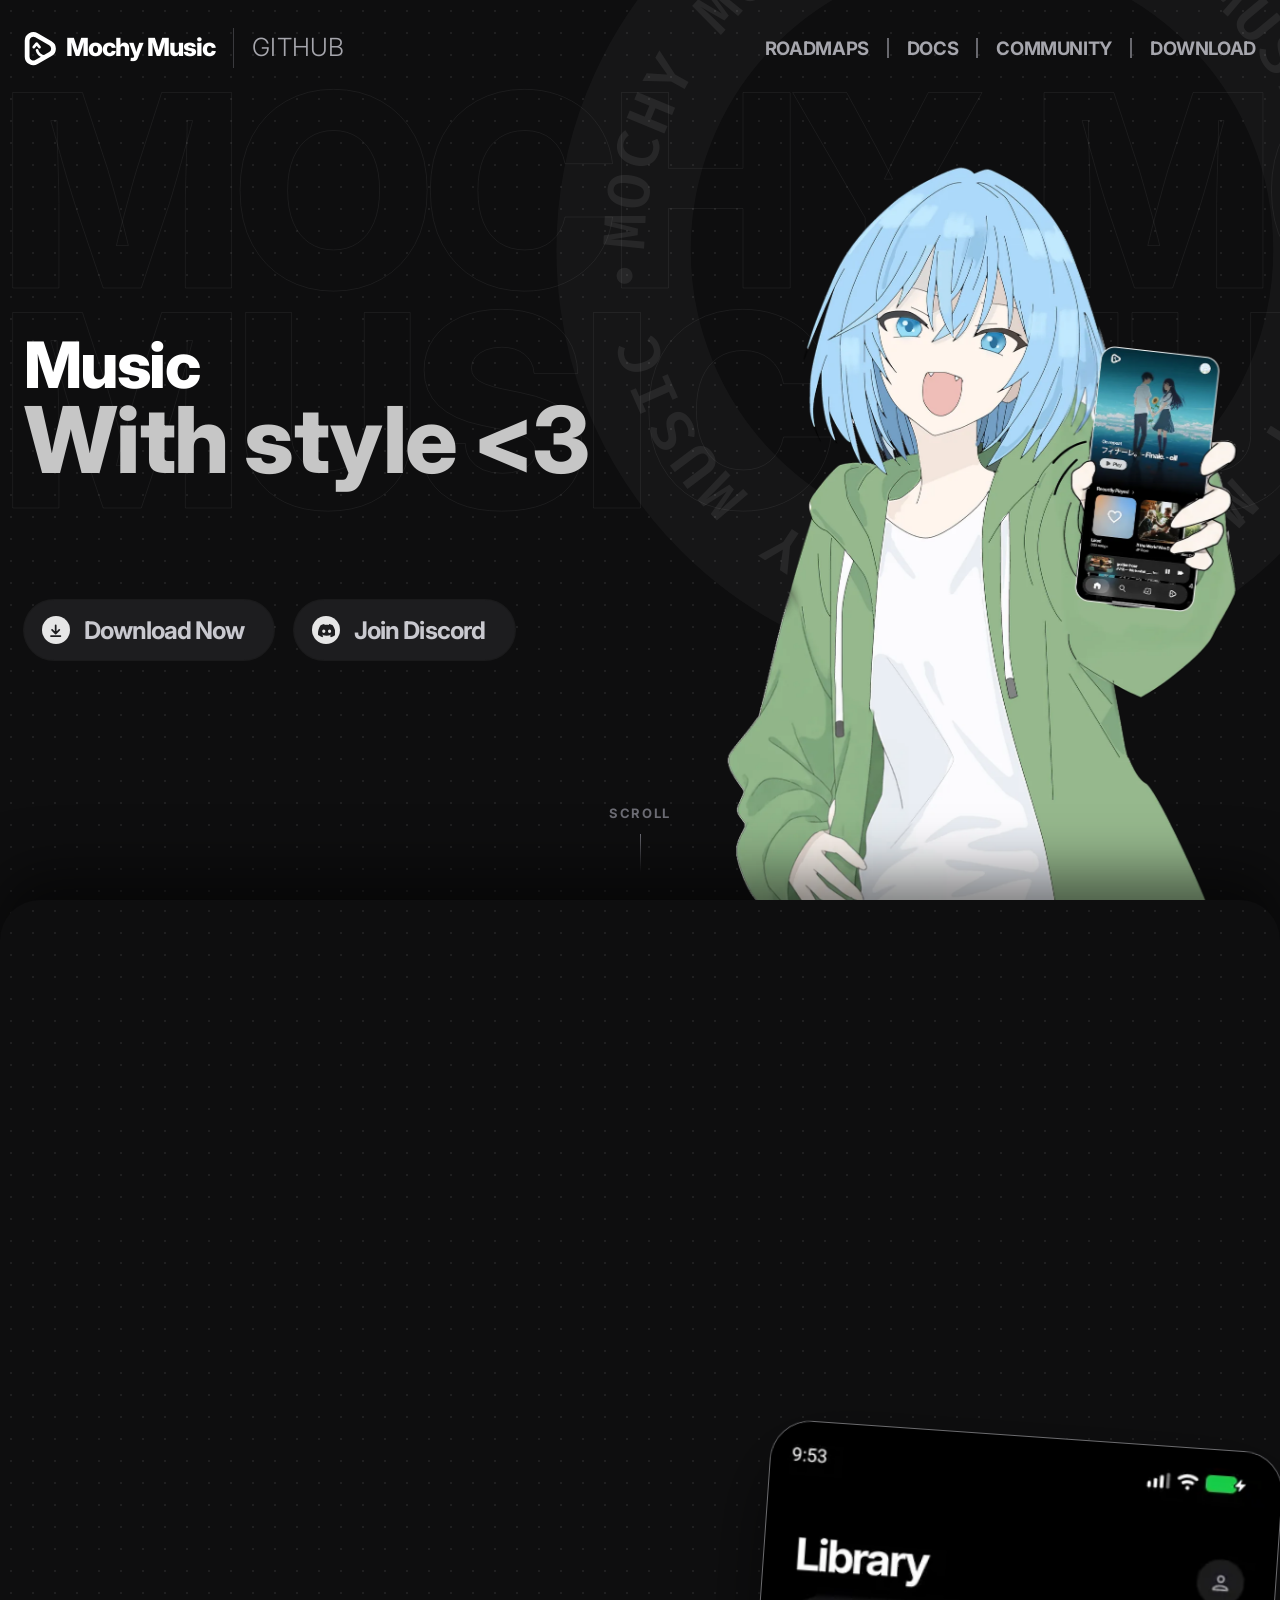
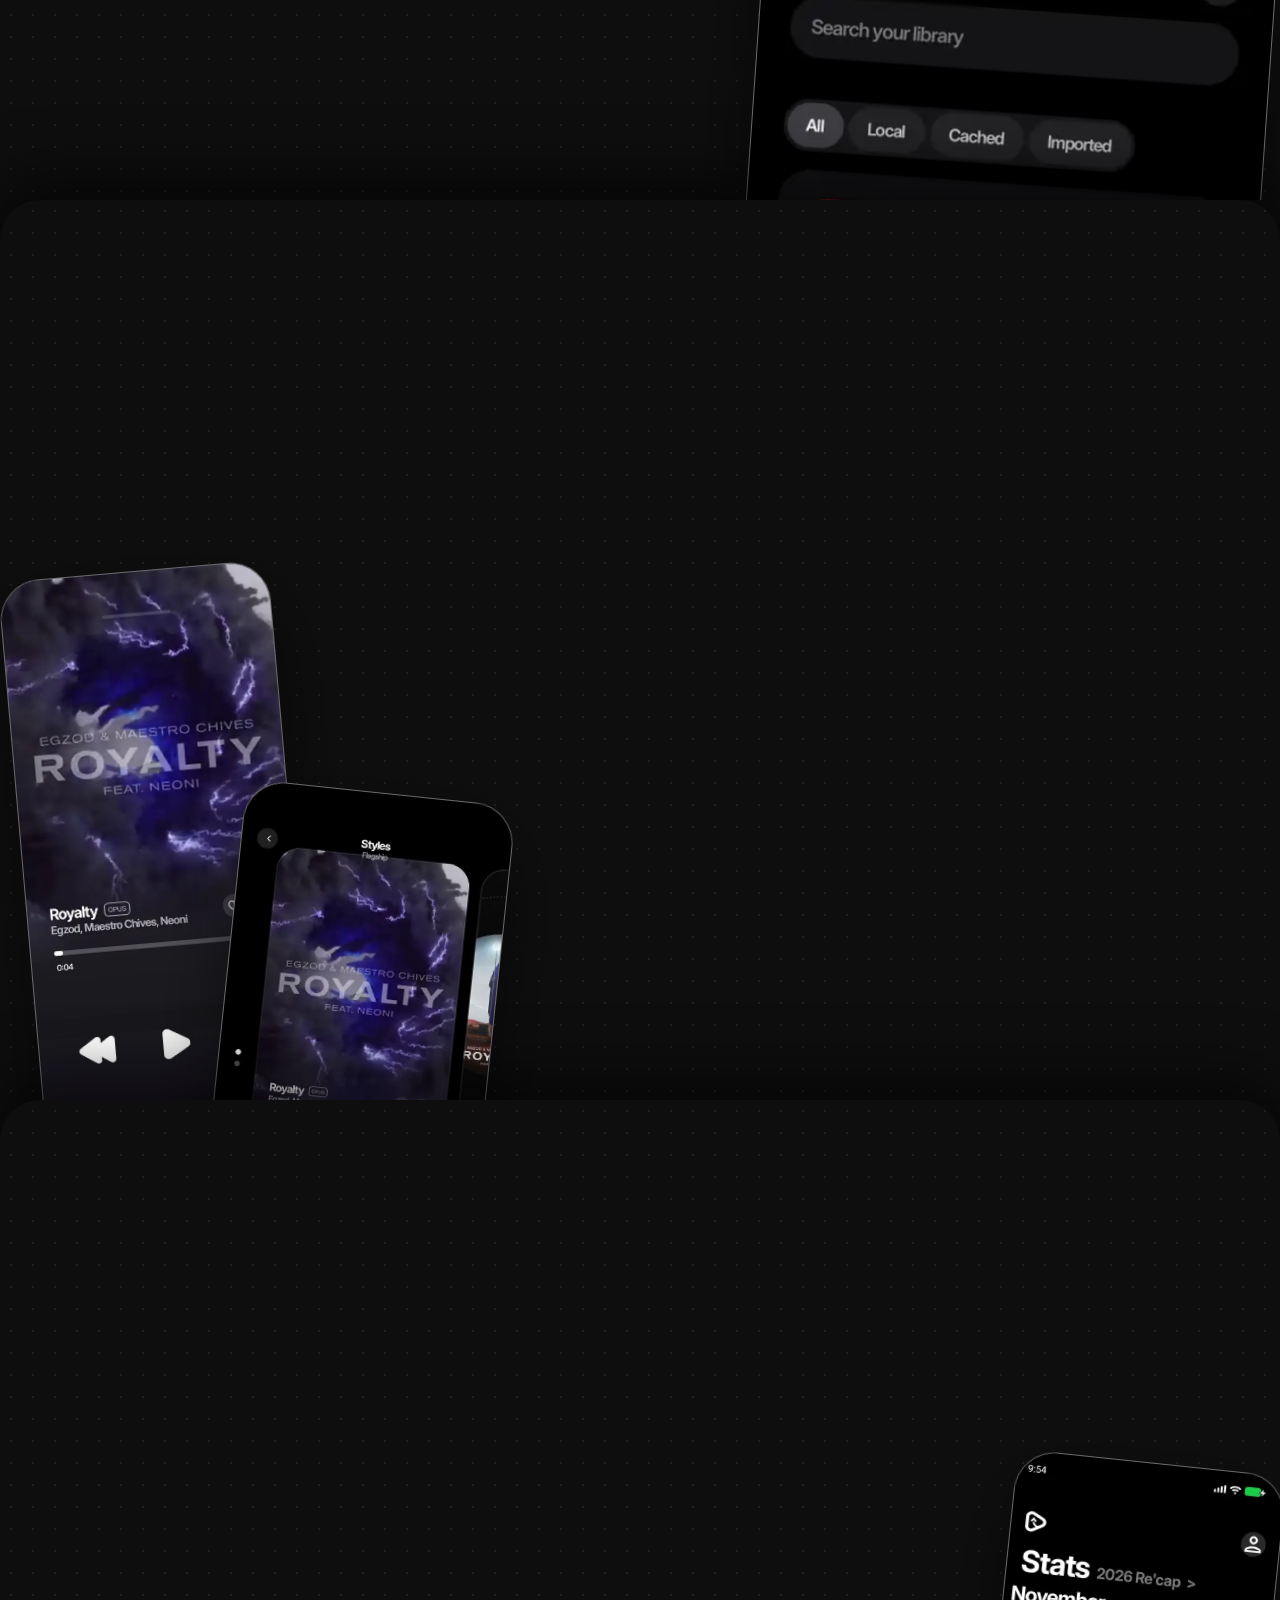
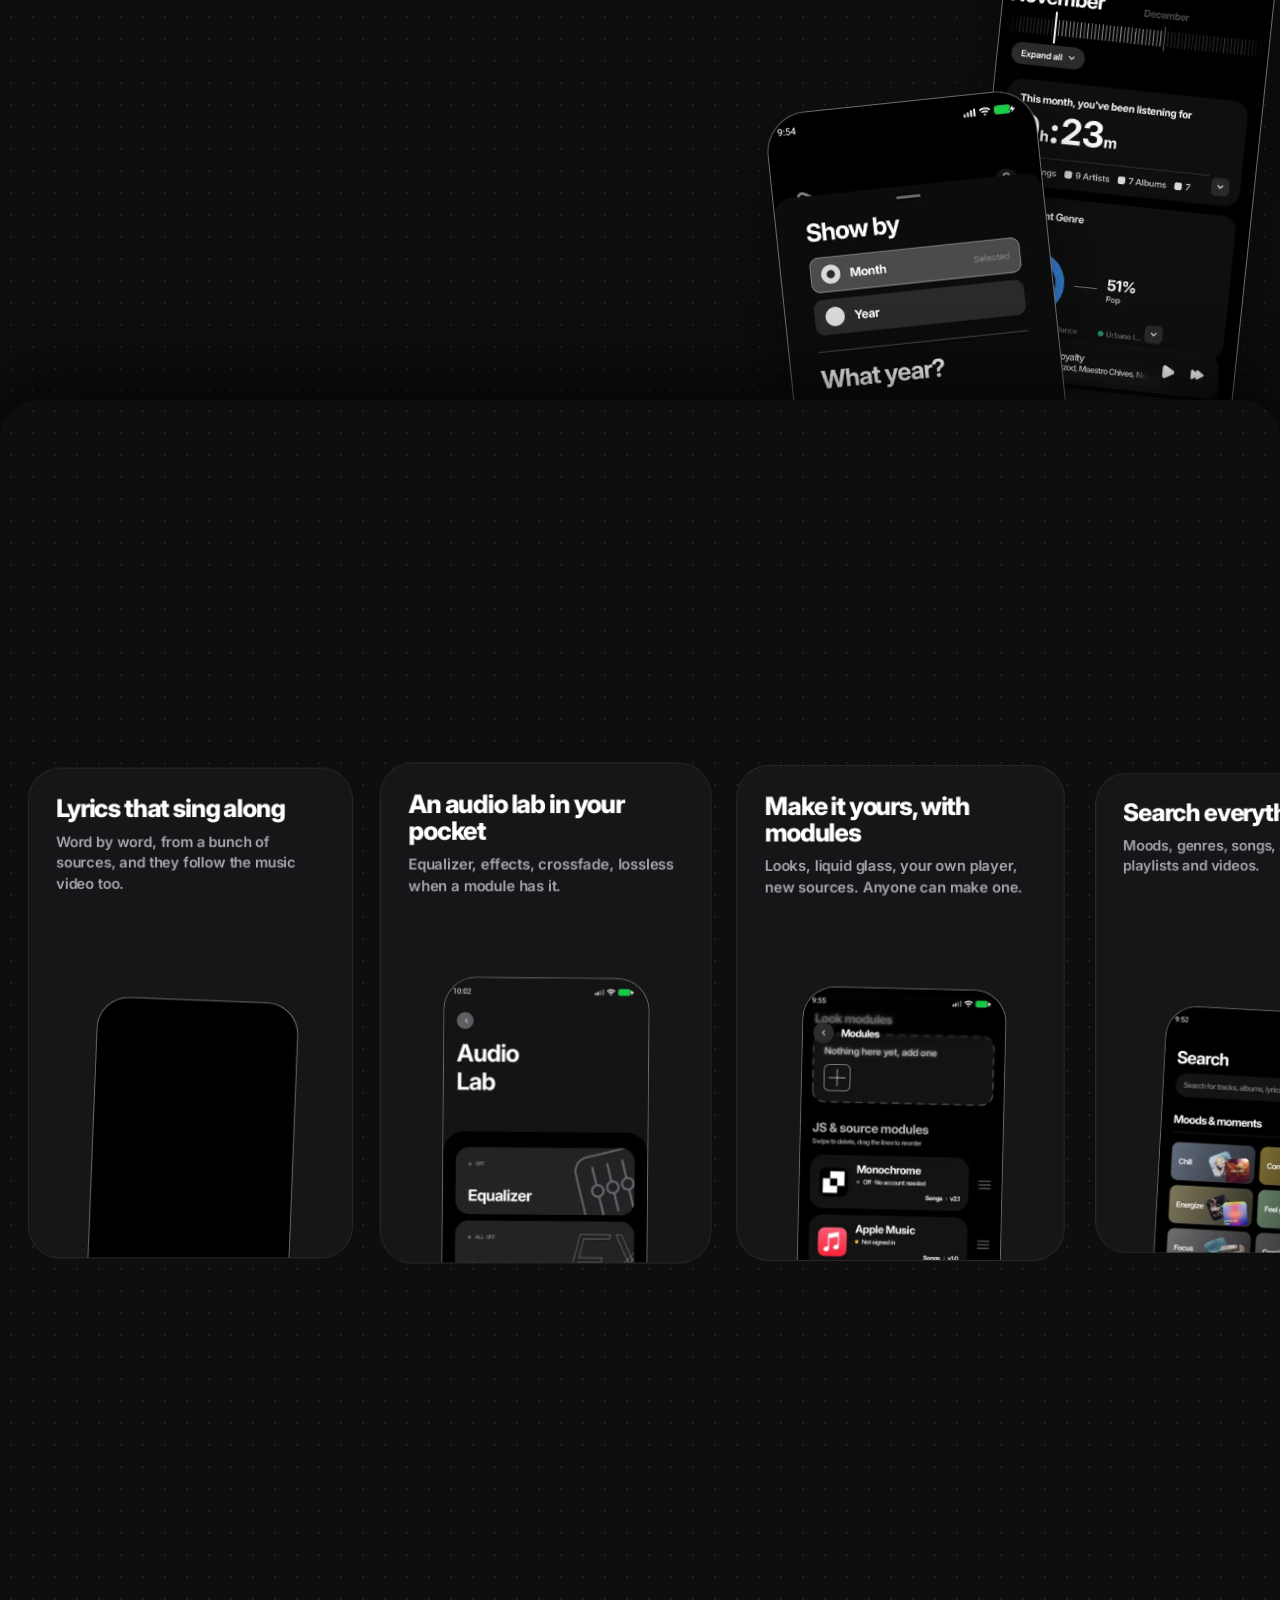
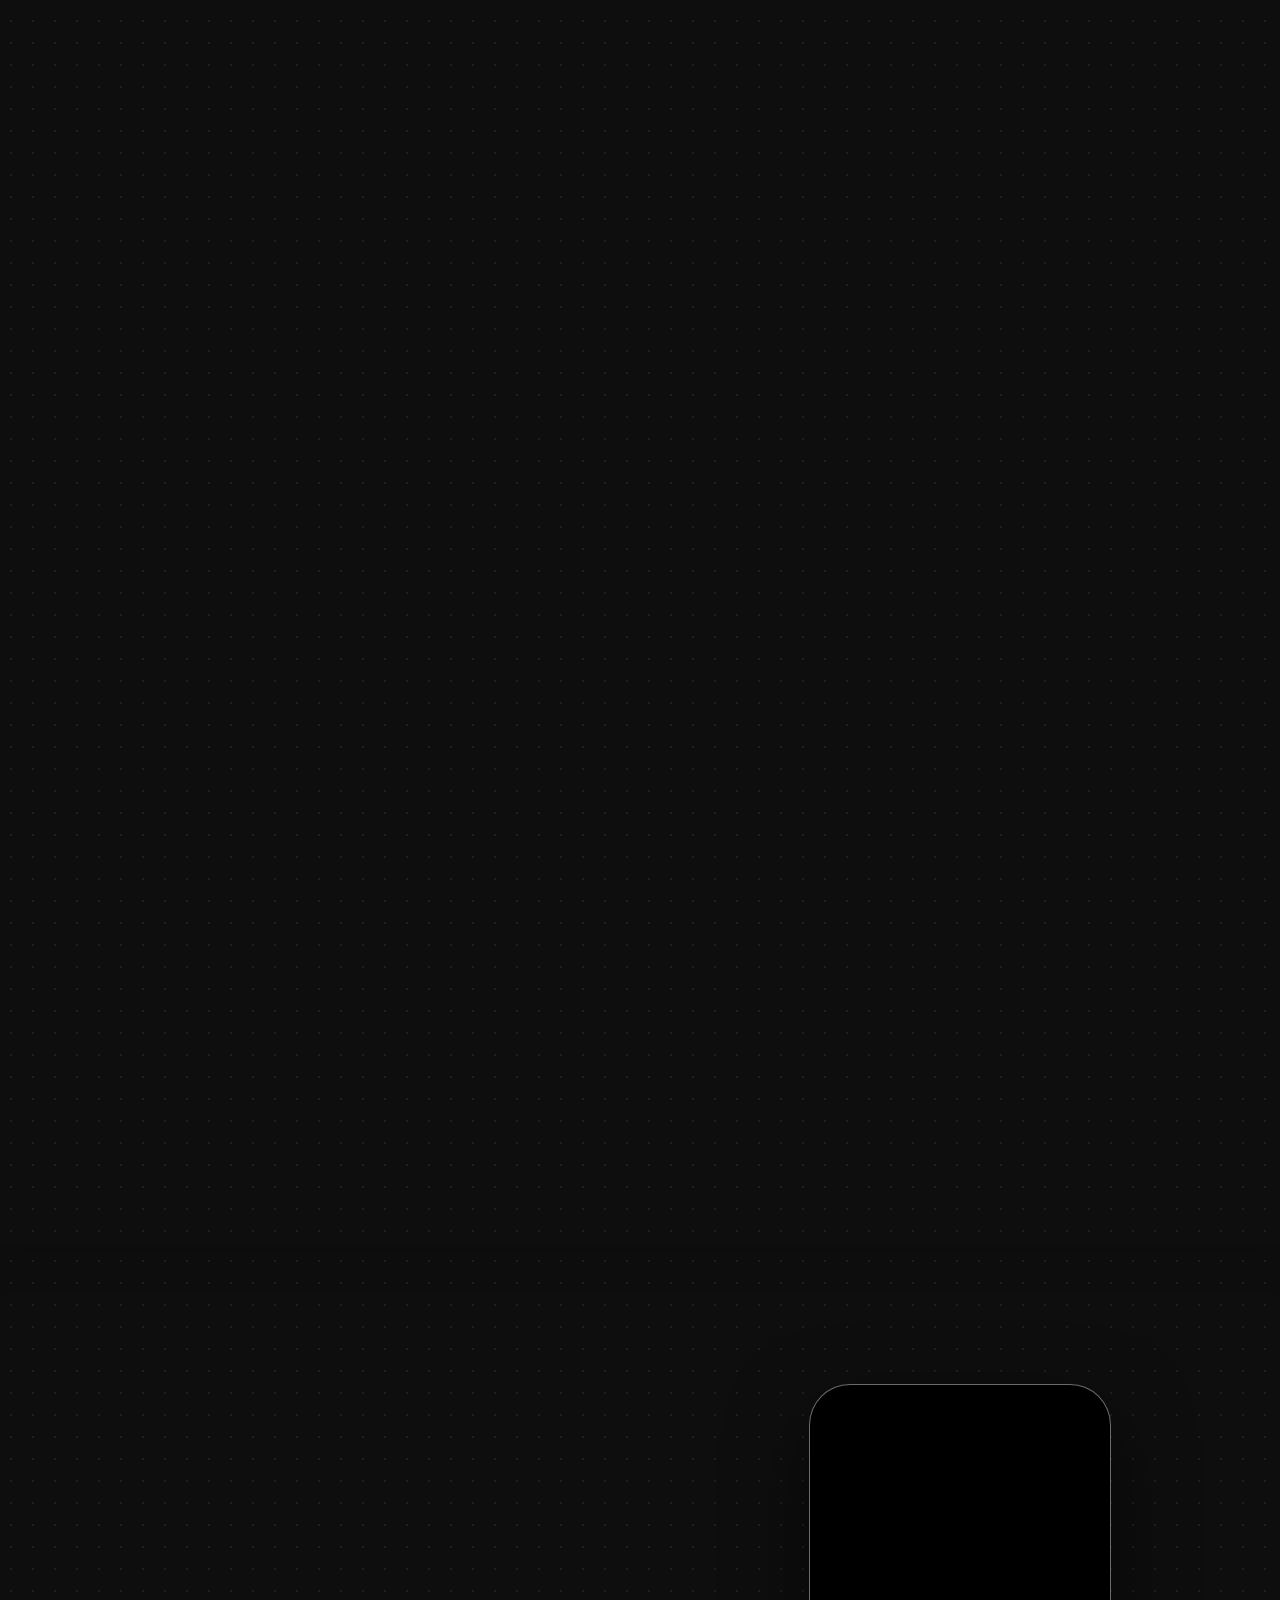
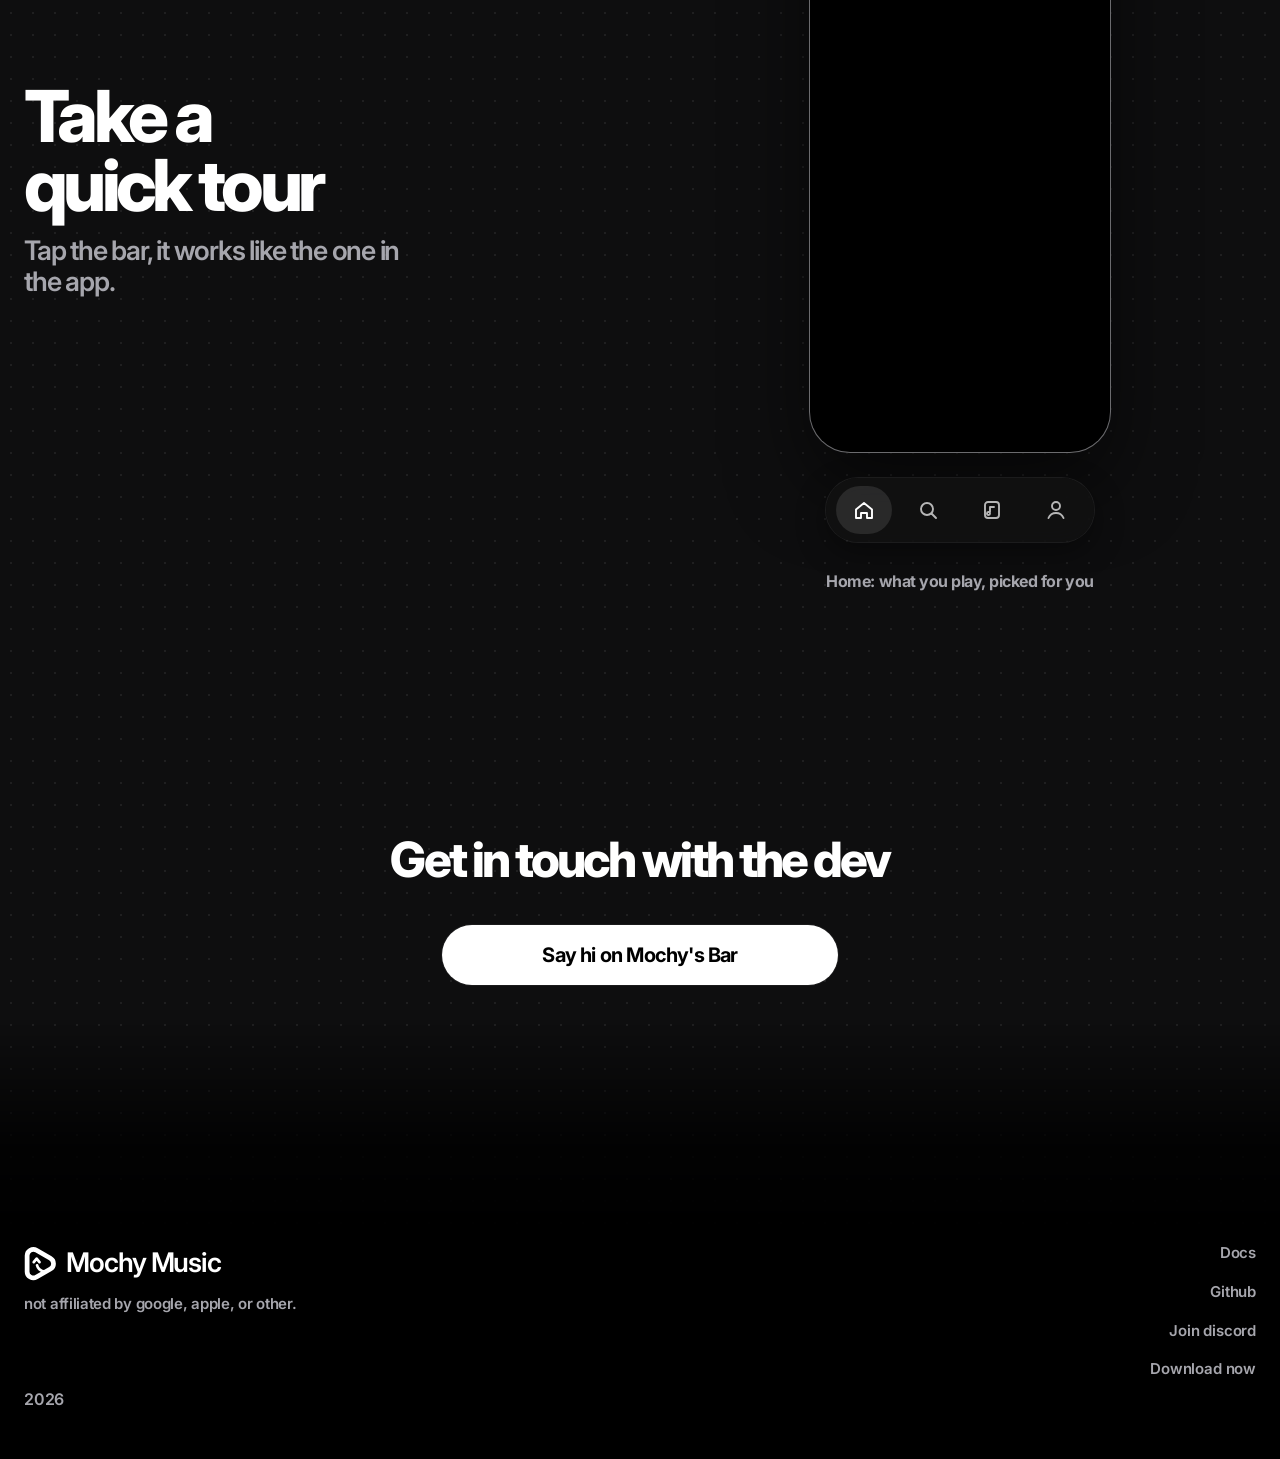
<file: docs/index.html>
<!doctype html>
<html lang="en">
<head>
<meta charset="utf-8">
<meta name="viewport" content="width=device-width, initial-scale=1, viewport-fit=cover">
<title>Mochy Music</title>
<meta name="description" content="Mochy Music: a free music player for Android with style. Player styles, synced lyrics, an audio lab, imports from your streaming apps, and modules to make it yours.">
<meta name="theme-color" content="#0e0e0f">
<meta property="og:title" content="Mochy Music">
<meta property="og:description" content="Music, with style <3. Free, forever.">
<meta property="og:image" content="assets/img/mochy-hero.webp">
<link rel="icon" href="assets/img/logo.svg" type="image/svg+xml">
<link rel="preconnect" href="https://fonts.googleapis.com">
<link rel="preconnect" href="https://fonts.gstatic.com" crossorigin>
<link rel="stylesheet" href="https://fonts.googleapis.com/css2?family=Inter:wght@300..900&display=swap">
<!-- fira code for the ring only, cut down to just its letters so it weighs a couple of kb -->
<link rel="stylesheet" href="https://fonts.googleapis.com/css2?family=Fira+Code:wght@600&display=swap&text=MOCHYUSI%E2%80%A2%20">
<!-- bump ?v= on the css and js links whenever they change, or browsers keep showing the old copy for up to 10 minutes -->
<link rel="stylesheet" href="assets/css/site.css?v=20261111a">
<link rel="stylesheet" href="assets/css/home.css?v=20261107k">
<link rel="preload" as="image" href="assets/img/mochy-hero.webp" type="image/webp">
<script>document.documentElement.classList.add("js");</script>
</head>
<body class="dots home-page">

<header class="topnav" id="topnav">
  <nav class="wrap nav" aria-label="Main">
    <div class="brand"><a class="brand-name" href="./" style="text-decoration:none"><img src="assets/img/logo.svg" alt="" width="32" height="35">Mochy Music</a><span class="brand-sep"></span><a class="brand-sub" href="https://github.com/realidkroo/Mochy-Music">GITHUB</a></div>
    <button class="nav-toggle press" type="button" aria-label="Menu" aria-expanded="false"><svg viewBox="0 0 24 24" aria-hidden="true"><path d="M4 7h16M4 12h16M4 17h16"/></svg></button>
    <div class="nav-links">
      <a href="wiki/#roadmap">Roadmaps</a><span></span>
      <a href="wiki/">Docs</a><span></span>
      <a href="https://discord.gg/NTmqVphbRY">Community</a><span></span>
      <a href="https://github.com/realidkroo/Mochy-Music/releases">Download</a>
    </div>
  </nav>
</header>

<main>
<div class="stack">

  <section class="scene dots hero" aria-label="Mochy Music">
    <div class="scene-body">
      <div class="ghost" aria-hidden="true">
        <div class="ghost-row to-right"><span>MOCHY</span><span>MOCHY</span><span>MOCHY</span><span>MOCHY</span></div>
        <div class="ghost-row to-left"><span>MUSIC</span><span>MUSIC</span><span>MUSIC</span><span>MUSIC</span></div>
      </div>
      <div class="ring-wrap" aria-hidden="true">
        <svg class="ring" viewBox="0 0 1000 1000">
          <defs><path id="ringPath" d="M500,500 m-377,0 a377,377 0 1,1 754,0 a377,377 0 1,1 -754,0"/></defs>
          <circle cx="500" cy="500" r="400"/>
          <text><textPath href="#ringPath" textLength="2360" lengthAdjust="spacing">MOCHY MUSIC • MOCHY MUSIC • MOCHY MUSIC • MOCHY MUSIC • </textPath></text>
        </svg>
      </div>
      <div class="wrap scene-grid">
        <div class="hero-copy">
          <h1><span class="w">Music</span><span class="s">With style &lt;3</span></h1>
          <div class="cta">
            <a class="pill press" href="https://github.com/realidkroo/Mochy-Music/releases"><i><svg class="line" viewBox="0 0 24 24" aria-hidden="true"><path d="M12 4.5v11M7 11l5 5 5-5M5.5 19.5h13"/></svg></i>Download Now</a>
            <a class="pill press" href="https://discord.gg/NTmqVphbRY"><i><svg viewBox="0 0 24 24" aria-hidden="true"><path d="M20.317 4.3698a19.7913 19.7913 0 00-4.8851-1.5152.0741.0741 0 00-.0785.0371c-.211.3753-.4447.8648-.6083 1.2495-1.8447-.2762-3.68-.2762-5.4868 0-.1636-.3933-.4058-.8742-.6177-1.2495a.077.077 0 00-.0785-.037 19.7363 19.7363 0 00-4.8852 1.515.0699.0699 0 00-.0321.0277C.5334 9.0458-.319 13.5799.0992 18.0578a.0824.0824 0 00.0312.0561c2.0528 1.5076 4.0413 2.4228 5.9929 3.0294a.0777.0777 0 00.0842-.0276c.4616-.6304.8731-1.2952 1.226-1.9942a.076.076 0 00-.0416-.1057c-.6528-.2476-1.2743-.5495-1.8722-.8923a.077.077 0 01-.0076-.1277c.1258-.0943.2517-.1923.3718-.2914a.0743.0743 0 01.0776-.0105c3.9278 1.7933 8.18 1.7933 12.0614 0a.0739.0739 0 01.0785.0095c.1202.099.246.1981.3728.2924a.077.077 0 01-.0066.1276 12.2986 12.2986 0 01-1.873.8914.0766.0766 0 00-.0407.1067c.3604.698.7719 1.3628 1.225 1.9932a.076.076 0 00.0842.0286c1.961-.6067 3.9495-1.5219 6.0023-3.0294a.077.077 0 00.0313-.0552c.5004-5.177-.8382-9.6739-3.5485-13.6604a.061.061 0 00-.0312-.0286zM8.02 15.3312c-1.1825 0-2.1569-1.0857-2.1569-2.419 0-1.3332.9555-2.4189 2.157-2.4189 1.2108 0 2.1757 1.0952 2.1568 2.419 0 1.3332-.9555 2.4189-2.1569 2.4189zm7.9748 0c-1.1825 0-2.1569-1.0857-2.1569-2.419 0-1.3332.9554-2.4189 2.1569-2.4189 1.2108 0 2.1757 1.0952 2.1568 2.419 0 1.3332-.946 2.4189-2.1568 2.4189Z"/></svg></i>Join Discord</a>
          </div>
        </div>
      </div>
      <div class="mascot-wrap" aria-hidden="true"><img class="mascot" src="assets/img/mochy-hero.webp" alt="" width="1095" height="1858" fetchpriority="high"></div>
      <div class="cue" aria-hidden="true">scroll<i></i></div>
    </div>
  </section>

  <section class="scene dots">
    <div class="scene-body">
      <div class="wrap scene-grid">
        <div class="words">
          <h2 class="big l">In app<br>integrations</h2>
          <p class="lead">Take your music from your favourite streaming apps.</p>
        </div>
      </div>
      <div class="art">
        <div class="slot cut"><div class="phone tilt"><img src="assets/img/app-library.webp" alt="Mochy's library, with imports from Spotify, YouTube, Apple Music and Tidal" width="450" height="1000" decoding="async" fetchpriority="low"></div></div>
      </div>
    </div>
  </section>

  <section class="scene dots flip">
    <div class="scene-body">
      <div class="wrap scene-grid">
        <div class="words right">
          <h2 class="big l">Sleek,<br>Customisable</h2>
          <p class="lead">Use a built-in style, or build your own style.</p>
        </div>
      </div>
      <div class="art duo left">
        <div class="slot a"><div class="phone tilt"><img src="assets/img/app-player.webp" alt="The flagship player" width="450" height="1000" decoding="async" fetchpriority="low"></div></div>
        <div class="slot b"><div class="phone tilt"><img src="assets/img/app-styles.webp" alt="Picking a player style" width="450" height="1000" decoding="async" fetchpriority="low"></div></div>
      </div>
    </div>
  </section>

  <section class="scene dots">
    <div class="scene-body">
      <div class="wrap scene-grid">
        <div class="words">
          <h2 class="big l">Replay it. look<br>at the past.</h2>
          <p class="lead">See your listening activity in the app.</p>
        </div>
      </div>
      <div class="art duo right">
        <div class="slot a"><div class="phone tilt"><img src="assets/img/app-stats.webp" alt="Listening stats" width="450" height="1000" decoding="async" fetchpriority="low"></div></div>
        <div class="slot b"><div class="phone tilt"><img src="assets/img/app-recap.webp" alt="The recap" width="450" height="1000" decoding="async" fetchpriority="low"></div></div>
      </div>
    </div>
  </section>

  <section class="rail dots" aria-label="More in Mochy">
    <div class="rail-pin">
      <div class="wrap rail-head">
        <h2 class="big l">There's more<br>in there</h2>
        <p class="lead">Keep scrolling, it slides.</p>
      </div>
      <div class="rail-track">
        <a class="card press" href="wiki/#app-lyrics"><h3>Lyrics that sing along</h3><p>Word by word, from a bunch of sources, and they follow the music video too.</p><div class="phone"><img src="assets/img/app-lyrics.webp" alt="Synced lyrics" width="450" height="1000" decoding="async" fetchpriority="low"></div></a>
        <a class="card press" href="wiki/#app-audio"><h3>An audio lab in your pocket</h3><p>Equalizer, effects, crossfade, lossless when a module has it.</p><div class="phone"><img src="assets/img/app-audiolab.webp" alt="Audio Lab" width="450" height="1000" decoding="async" fetchpriority="low"></div></a>
        <a class="card press" href="wiki/#modules-types"><h3>Make it yours, with modules</h3><p>Looks, liquid glass, your own player, new sources. Anyone can make one.</p><div class="phone"><img src="assets/img/app-modules2.webp" alt="The modules page" width="450" height="1000" decoding="async" fetchpriority="low"></div></a>
        <a class="card press" href="wiki/#app-home"><h3>Search everything</h3><p>Moods, genres, songs, albums, artists, playlists and videos.</p><div class="phone"><img src="assets/img/app-search.webp" alt="Search" width="450" height="1000" decoding="async" fetchpriority="low"></div></a>
        <a class="card press" href="wiki/#app-settings"><h3>Easy on your data</h3><p>Data saver plays lighter streams and keeps covers still on mobile data.</p><div class="phone"><img src="assets/img/app-behaviour.webp" alt="App behaviour and data saver" width="450" height="1000" decoding="async" fetchpriority="low"></div></a>
        <a class="card press" href="wiki/#app-settings"><h3>Every setting, one search away</h3><p>Type any setting and it takes you right to it.</p><div class="phone"><img src="assets/img/app-settings.webp" alt="Settings" width="450" height="1000" decoding="async" fetchpriority="low"></div></a>
        <a class="card end press" href="wiki/"><h3>Read the docs</h3><p>How every part of Mochy works, and how to make your own modules.</p></a>
      </div>
    </div>
  </section>

</div>

<section class="wrap tour-scene">
  <div class="reveal">
    <h2 class="big l">Take a<br>quick tour</h2>
    <p class="lead">Tap the bar, it works like the one in the app.</p>
  </div>
  <div class="tour reveal">
    <div class="phone">
      <img class="on" src="assets/img/app-home.webp" alt="Home" width="450" height="1000" decoding="async" fetchpriority="low">
      <img data-src="assets/img/app-search.webp" alt="Search" width="450" height="1000">
      <img data-src="assets/img/app-library.webp" alt="Library" width="450" height="1000">
      <img data-src="assets/img/app-profile.webp" alt="Profile and settings" width="450" height="1000">
    </div>
    <div class="navbar" role="tablist" aria-label="App pages">
      <span class="hl" style="left:10px"></span>
      <button class="on press" type="button" aria-label="Home" data-caption="Home: what you play, picked for you"><svg viewBox="0 0 24 24"><path d="M4 11.5 12 5l8 6.5V20h-5v-5H9v5H4z"/></svg></button>
      <button class="press" type="button" aria-label="Search" data-caption="Search: moods, genres, everything"><svg viewBox="0 0 24 24"><circle cx="11" cy="11" r="6"/><path d="m20 20-4.5-4.5"/></svg></button>
      <button class="press" type="button" aria-label="Library" data-caption="Library: yours, local, cached and imported"><svg viewBox="0 0 24 24"><rect x="5" y="4" width="14" height="16" rx="3"/><path d="M10 15.5a1.5 1.5 0 1 1-1.5-1.5H10V9h4"/></svg></button>
      <button class="press" type="button" aria-label="Profile" data-caption="Profile: your stats, and every setting"><svg viewBox="0 0 24 24"><circle cx="12" cy="8" r="4"/><path d="M4.5 20c1.4-3.4 4.2-5 7.5-5s6.1 1.6 7.5 5"/></svg></button>
    </div>
    <div class="tour-caption">Home: what you play, picked for you</div>
  </div>
</section>

<section class="contact">
  <div class="wrap reveal">
    <h2>Get in touch with the dev</h2>
    <a class="pill white press" href="https://discord.gg/NTmqVphbRY">Say hi on Mochy's Bar</a>
  </div>
</section>
</main>

<footer class="foot">
  <div class="wrap foot-grid">
    <div>
      <span class="brand-name"><img src="assets/img/logo.svg" alt="" width="32" height="35">Mochy Music</span>
      <small>not affiliated by google, apple, or other.</small>
      <div class="year">2026</div>
    </div>
    <nav aria-label="Footer">
      <a href="wiki/">Docs</a>
      <a href="https://github.com/realidkroo/Mochy-Music">Github</a>
      <a href="https://discord.gg/NTmqVphbRY">Join discord</a>
      <a href="https://github.com/realidkroo/Mochy-Music/releases">Download now</a>
    </nav>
  </div>
</footer>

<script src="assets/js/site.js?v=20261107g" defer></script>
<script src="assets/js/home.js?v=20261107k" defer></script>
</body>
</html>
</file>
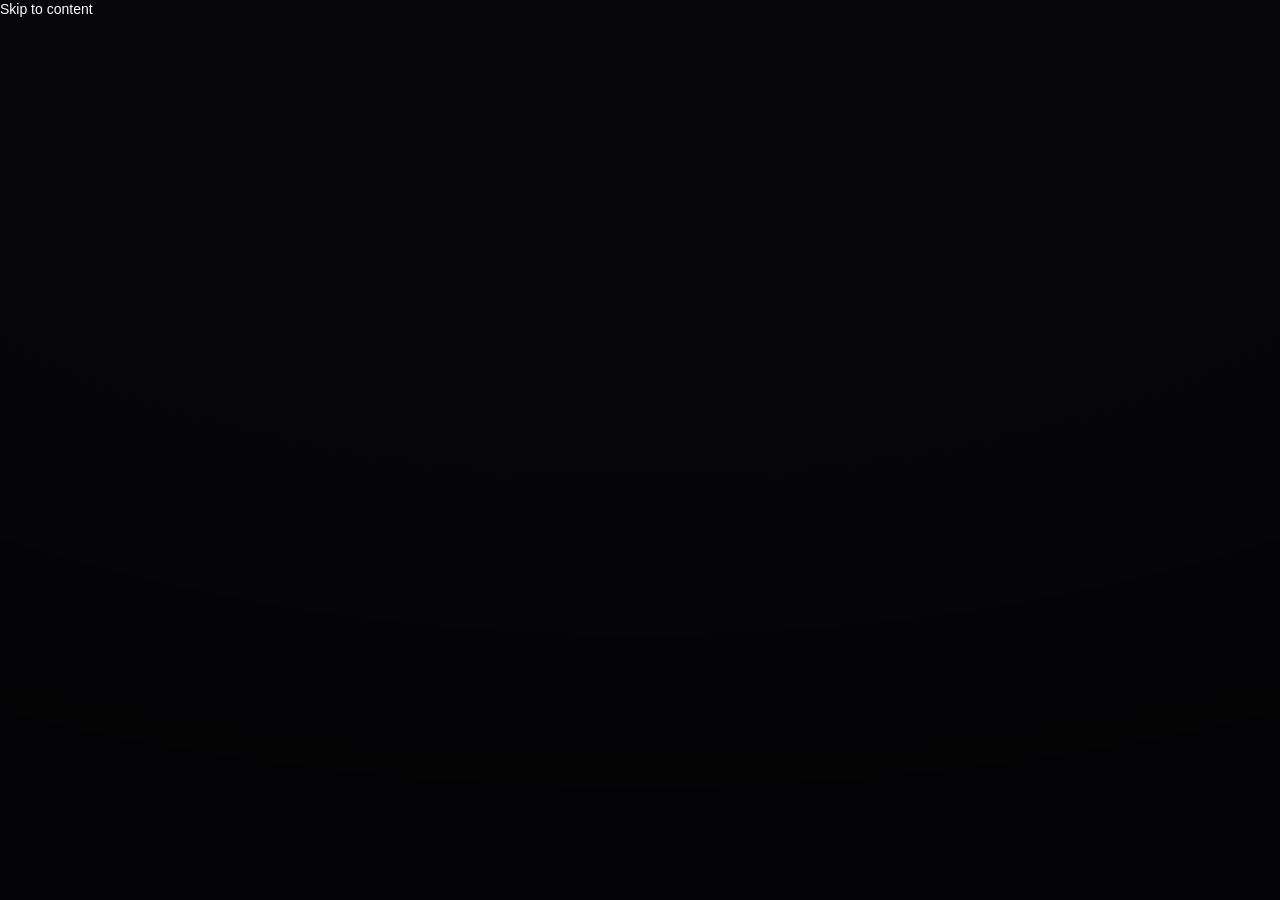
<file: stuff/index.html>
<!doctype html>
<html lang="en" data-theme="dark">
<head>
<meta charset="utf-8">
<meta name="viewport" content="width=device-width, initial-scale=1, viewport-fit=cover">
<title>LyricGlow</title>
<meta name="theme-color" content="#181614">
<meta name="description" content="A YouTube Music client with word-by-word synced lyrics. No account needed.">
<link rel="manifest" href="manifest.webmanifest">
<link rel="icon" href="icons/icon.svg" type="image/svg+xml">
<link rel="apple-touch-icon" href="icons/icon-180.png">
<link rel="stylesheet" href="css/style.css">
</head>
<body>
<a class="skip" href="#main">Skip to content</a>
<div class="app">
  <nav class="side" id="nav" aria-label="Main"></nav>
  <main class="main" id="main" tabindex="-1"><div class="view" id="view" aria-live="polite"></div></main>
</div>
<footer class="mini" id="mini" aria-label="Player"></footer>
<section class="np" id="np" hidden aria-label="Now playing"></section>
<dialog class="dlg" id="dlg"></dialog>
<div class="toasts" id="toasts" role="status" aria-live="polite"></div>
<noscript><p class="ns">LyricGlow needs JavaScript.</p></noscript>
<script type="module" src="js/main.js"></script>
</body>
</html>
</file>
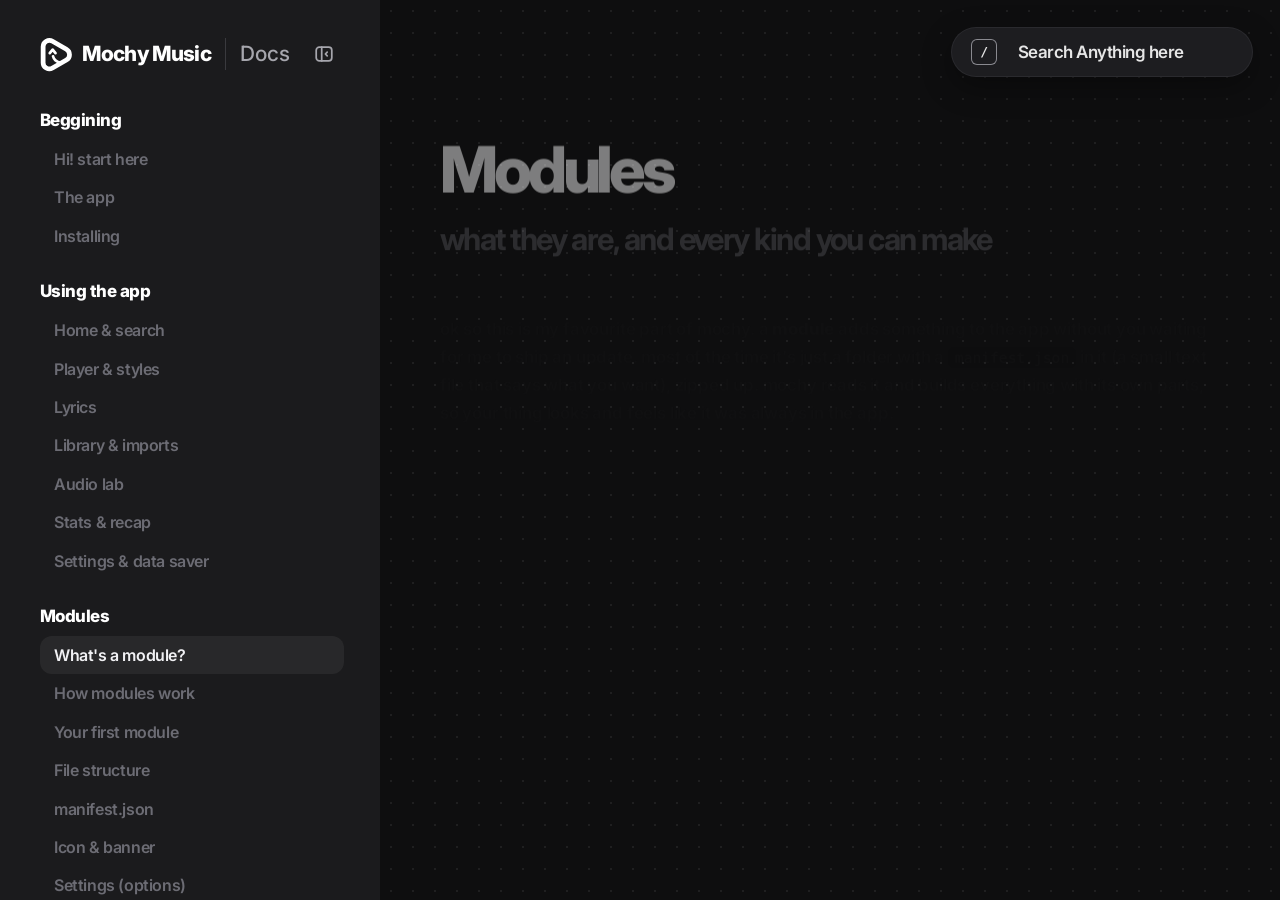
<file: docs/modules/index.html>
<!doctype html>
<html lang="en"><head><meta charset="utf-8"><title>Mochy Wiki</title>
<meta http-equiv="refresh" content="0; url=../wiki/#modules-types">
<link rel="canonical" href="../wiki/#modules-types"></head>
<body style="background:#0e0e0f;color:#fff;font-family:system-ui">The module guide moved to <a style="color:#f5e27a" href="../wiki/#modules-types">the wiki</a>.</body></html>
</file>
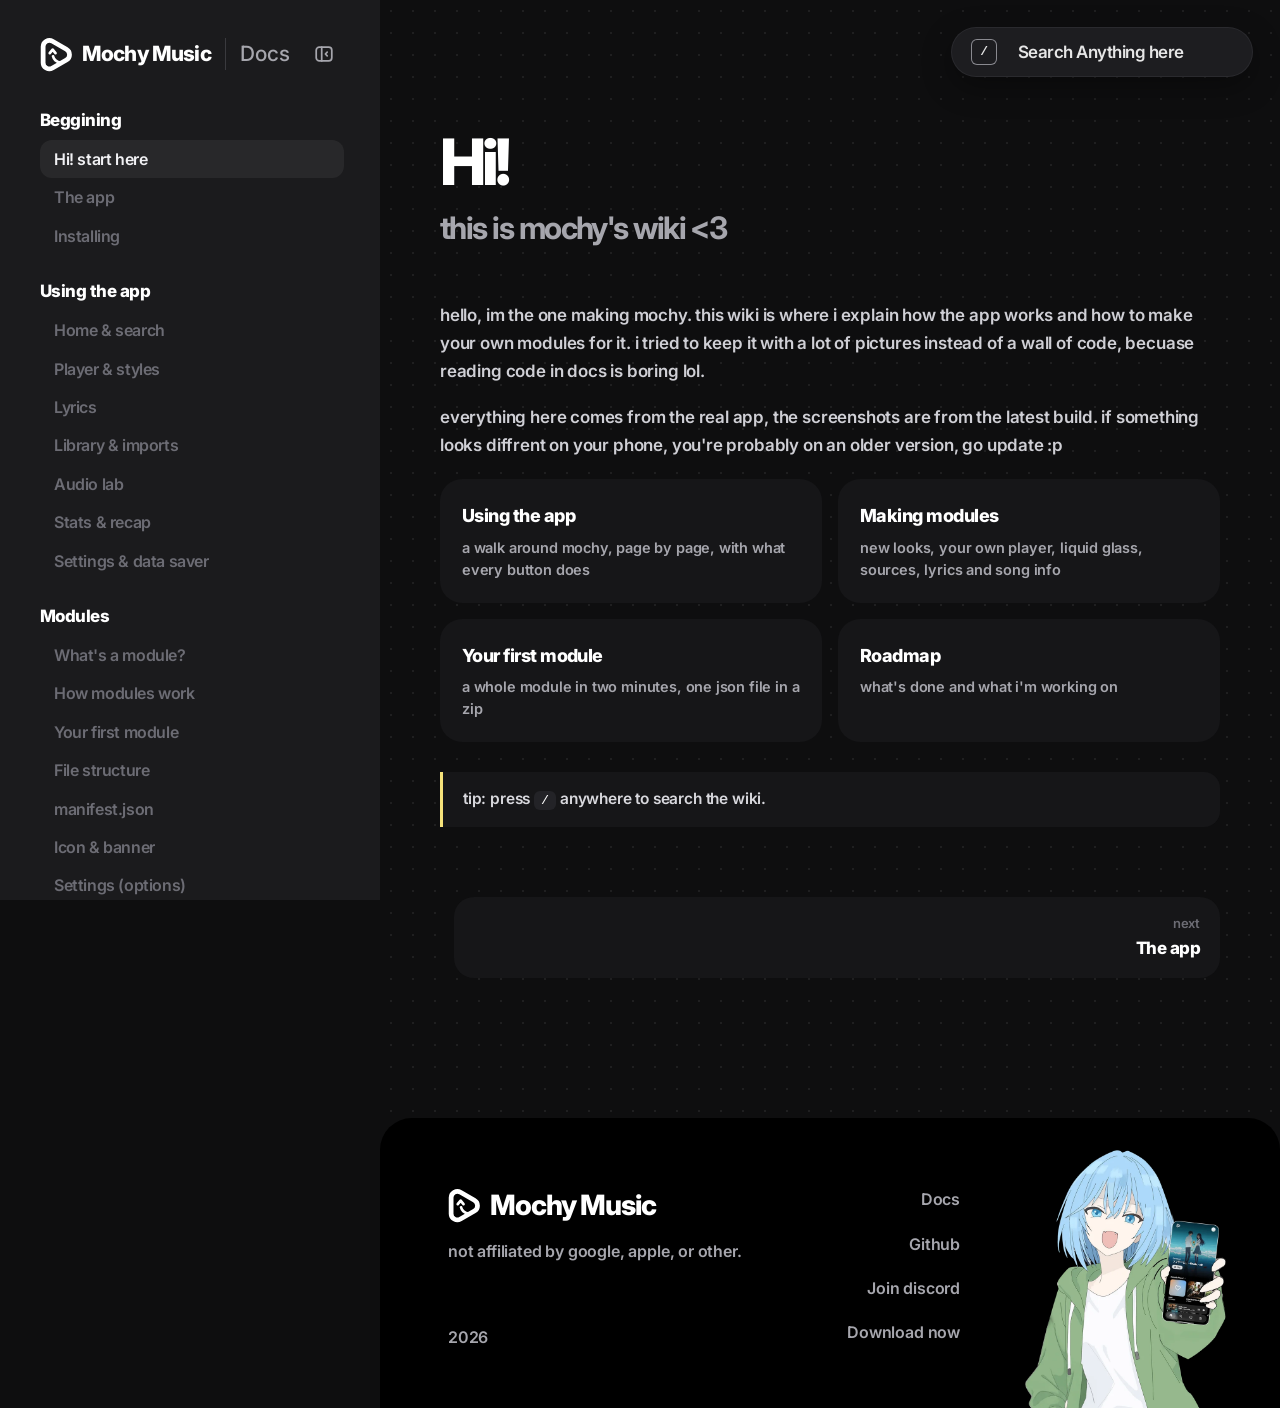
<file: docs/wiki/index.html>
<!doctype html>
<html lang="en">
<head>
<meta charset="utf-8">
<meta name="viewport" content="width=device-width, initial-scale=1, viewport-fit=cover">
<title>Mochy Wiki</title>
<meta name="description" content="Mochy Music's wiki: how the app works, and how to make modules for it.">
<meta name="theme-color" content="#0e0e0f">
<link rel="icon" href="../assets/img/logo.svg" type="image/svg+xml">
<link rel="preconnect" href="https://fonts.googleapis.com">
<link rel="preconnect" href="https://fonts.gstatic.com" crossorigin>
<link rel="stylesheet" href="https://fonts.googleapis.com/css2?family=Inter:wght@300..900&display=swap">
<!-- bump ?v= on the css and js links whenever they change, or browsers keep showing the old copy for up to 10 minutes -->
<link rel="stylesheet" href="../assets/css/site.css?v=20261111a">
<script>try { if (localStorage.getItem("wikiSideFolded") === "1") document.documentElement.classList.add("side-folded"); } catch (e) {}</script>
</head>
<body>
<div class="wiki">
<aside class="side" id="side">
  <div class="side-head">
    <div class="brand"><a class="brand-name" href="../" style="text-decoration:none"><img src="../assets/img/logo.svg" alt="" width="32" height="35">Mochy Music</a><span class="brand-sep"></span><span class="brand-sub">Docs</span></div>
    <button class="icon-btn fold press" type="button" id="sideFold" aria-label="Hide the sidebar" aria-expanded="true" aria-controls="toc"><svg viewBox="0 0 24 24" aria-hidden="true"><rect x="3.5" y="4.5" width="17" height="15" rx="3.5"/><path d="M9.5 4.5v15"/><path class="arrow" d="m15.5 10-2 2 2 2"/></svg></button>
    <button class="icon-btn burger press" type="button" id="tocToggle" aria-label="Pages" aria-expanded="false" aria-controls="toc"><svg viewBox="0 0 24 24" aria-hidden="true"><path class="bars" d="M4 7h16M4 12h16M4 17h16"/><path class="cross" d="M6 6l12 12M18 6 6 18"/></svg></button>
  </div>
  <ul class="toc" id="toc"></ul>
</aside>

<main class="main dots">
<div class="topbar">
  <div class="search">
    <kbd>/</kbd>
    <input id="q" type="search" placeholder="Search Anything here" autocomplete="off" aria-label="Search the wiki">
    <div class="results" id="results"></div>
  </div>
</div>

<!-- ============================== BEGGINING ============================== -->

<article class="page" id="welcome" data-group="Beggining" data-title="Hi! start here">
<h1>Hi!</h1>
<p class="sub">this is mochy's wiki &lt;3</p>
<p>hello, im the one making mochy. this wiki is where i explain how the app works and how to make your own modules for it. i tried to keep it with a lot of pictures instead of a wall of code, becuase reading code in docs is boring lol.</p>
<p>everything here comes from the real app, the screenshots are from the latest build. if something looks diffrent on your phone, you're probably on an older version, go update :p</p>
<div class="cards">
  <a class="press" href="#app-tour"><b>Using the app</b><span>a walk around mochy, page by page, with what every button does</span></a>
  <a class="press" href="#modules-types"><b>Making modules</b><span>new looks, your own player, liquid glass, sources, lyrics and song info</span></a>
  <a class="press" href="#modules-first"><b>Your first module</b><span>a whole module in two minutes, one json file in a zip</span></a>
  <a class="press" href="#roadmap"><b>Roadmap</b><span>what's done and what i'm working on</span></a>
</div>
<div class="note">tip: press <code>/</code> anywhere to search the wiki.</div>
</article>

<article class="page" id="app-tour" data-group="Beggining" data-title="The app">
<h1>The app</h1>
<p class="sub">a quick walk around</p>
<p>mochy has four tabs at the bottom, plus the player that lives right above them. tap the bar below, it switches just like in the app:</p>
<div class="tour" style="align-items:flex-start;margin:20px 0 30px">
  <div class="phone">
    <img class="on" src="../assets/img/app-home.webp" alt="Home" width="450" height="1000" loading="lazy">
    <img data-src="../assets/img/app-search.webp" alt="Search" width="450" height="1000">
    <img data-src="../assets/img/app-library.webp" alt="Library" width="450" height="1000">
    <img data-src="../assets/img/app-profile.webp" alt="Profile" width="450" height="1000">
  </div>
  <div class="navbar" role="tablist" aria-label="App pages">
    <span class="hl" style="left:10px"></span>
    <button class="on press" type="button" aria-label="Home" data-caption="Home: picked for you"><svg viewBox="0 0 24 24"><path d="M4 11.5 12 5l8 6.5V20h-5v-5H9v5H4z"/></svg></button>
    <button class="press" type="button" aria-label="Search" data-caption="Search: moods, genres, anything"><svg viewBox="0 0 24 24"><circle cx="11" cy="11" r="6"/><path d="m20 20-4.5-4.5"/></svg></button>
    <button class="press" type="button" aria-label="Library" data-caption="Library: your music"><svg viewBox="0 0 24 24"><rect x="5" y="4" width="14" height="16" rx="3"/><path d="M10 15.5a1.5 1.5 0 1 1-1.5-1.5H10V9h4"/></svg></button>
    <button class="press" type="button" aria-label="Profile" data-caption="Profile: stats and settings"><svg viewBox="0 0 24 24"><circle cx="12" cy="8" r="4"/><path d="M4.5 20c1.4-3.4 4.2-5 7.5-5s6.1 1.6 7.5 5"/></svg></button>
  </div>
  <div class="tour-caption" style="text-align:left">Home: picked for you</div>
</div>
<div class="flow"><div>Home<small>what to play</small></div><i>→</i><div>Search<small>find anything</small></div><i>→</i><div>Library<small>yours</small></div><i>→</i><div>Profile<small>stats + settings</small></div></div>
<p>tapping a tab you're already on scrolls it back to the top. tapping it from a page deeper inside (an album, a playlist) takes you back to the tab's own page, like every tab bar does.</p>
</article>

<article class="page" id="install" data-group="Beggining" data-title="Installing">
<h1>Installing</h1>
<p class="sub">getting mochy on your phone</p>
<ol>
  <li>go to the <a href="https://github.com/realidkroo/Mochy-Music/releases">releases page</a> and download the apk. <b>arm64</b> is for almost every phone, <b>universal</b> works everywhere but its bigger.</li>
  <li>open it, android asks if you trust the source, say yes.</li>
  <li>open mochy, it walks you thru a few steps: a username, importing (you can skip), and a check if your phone can do blur.</li>
</ol>
<div class="note">mochy works on android 8 and newer. blur and glass need android 12, additional effects may needs android 13. older phones get a plain version that still looks nice.</div>
<p>updates show up inside the app when theres a new one, you can turn that off in app behaviour.</p>
</article>

<!-- ============================== USING THE APP ============================== -->

<article class="page" id="app-home" data-group="Using the app" data-title="Home &amp; search">
<h1>Home</h1>
<p class="sub">what to play, picked for you</p>
<div class="shot">
  <div class="phone"><img src="../assets/img/app-home.webp" alt="Home" width="450" height="1000" loading="lazy"><span class="mark" style="left:50%;top:22%">1</span><span class="mark" style="left:12%;top:61%">2</span><span class="mark" style="left:50%;top:84%">3</span><span class="mark" style="left:50%;top:93%">4</span></div>
  <ol class="marks">
    <li><b>the hero.</b> swipe it sideways. it rotates between songs on repeat, things picked from what you like, and the gacha card (roll it for a random song, its fun trust me).</li>
    <li><b>shelves.</b> recently played, most played, mixes. tap the title to see all of it.</li>
    <li><b>the mini player.</b> tap it to open the player, swipe it sideways to skip.</li>
    <li><b>the bar.</b> home, search, library, profile.</li>
  </ol>
</div>
<h2>Search</h2>
<div class="shot">
  <div class="phone"><img src="../assets/img/app-search.webp" alt="Search" width="450" height="1000" loading="lazy"></div>
  <div><p>moods and genres at first. type to search songs, albums, artists, playlists and videos. tap search twice fast and it goes straight to typing.</p><p>Home has three styles too (mochyy, listen now, hop in), change it in customisation.</p></div>
</div>
</article>

<article class="page" id="app-player" data-group="Using the app" data-title="Player &amp; styles">
<h1>Player</h1>
<p class="sub">and all the ways it can look</p>
<div class="shot">
  <div class="phone"><img src="../assets/img/app-player.webp" alt="The player" width="450" height="1000" loading="lazy"><span class="mark" style="left:50%;top:30%">1</span><span class="mark" style="left:20%;top:56%">2</span><span class="mark" style="left:50%;top:65%">3</span><span class="mark" style="left:50%;top:79%">4</span></div>
  <ol class="marks">
    <li><b>the cover.</b> swipe it to change song. some songs have an animated canvas or their music video here.</li>
    <li><b>the title.</b> the little badge beside it says the format (opus, aac, flac).</li>
    <li><b>seek bar.</b> drag it anywhere.</li>
    <li><b>controls.</b> swipe the player down anywhere to close it.</li>
  </ol>
</div>
<h2>Changing the style</h2>
<div class="shot">
  <div class="phone"><img src="../assets/img/app-styles.webp" alt="Style picker" width="450" height="1000" loading="lazy"></div>
  <div>
    <p><b>hold the player</b> and it shrinks into a picker of styles. swipe between them and tap one.</p>
    <div class="flow"><div>Flagship</div><div>Classic</div><div>Turntable</div><div>iPod</div><div>Poster</div><div>Timeline</div><div>Lyrics</div><div>Bedside</div><div>Video</div></div>
    <p>a look module can bring a style of its own too, it shows first in that list. (see <a href="#modules-player">player style</a>)</p>
  </div>
</div>
</article>

<article class="page" id="app-lyrics" data-group="Using the app" data-title="Lyrics">
<h1>Lyrics</h1>
<p class="sub">word by word</p>
<div class="shot">
  <div class="phone"><img src="../assets/img/app-lyrics.webp" alt="Lyrics" width="450" height="1000" loading="lazy"></div>
  <div>
    <p>tap the card at the bottom of the player to open the lyrics. the line being sung is bright, the rest fade.</p>
    <p>mochy asks a bunch of lyric sources at once and keeps the best one (timed lyrics win). you can switch source from the player's menu, nudge the timing, or translate them.</p>
    <div class="note">with a music video playing, lyrics follow the video instead of the album version.</div>
    <p>lyrics modules join the list too, and go first while their on.</p>
  </div>
</div>
</article>

<article class="page" id="app-library" data-group="Using the app" data-title="Library &amp; imports">
<h1>Library</h1>
<p class="sub">your music, from everywhere</p>
<div class="shot">
  <div class="phone"><img src="../assets/img/app-library.webp" alt="Library" width="450" height="1000" loading="lazy"><span class="mark" style="left:40%;top:27%">1</span><span class="mark" style="left:50%;top:36%">2</span></div>
  <ol class="marks">
    <li><b>filters.</b> all, local (files on your phone), cached and imported.</li>
    <li><b>import.</b> bring playlists and likes from spotify, youtube music, apple music and tidal. it matches every song so it plays here.</li>
  </ol>
</div>
<p>downloads live here too. they come from the best source in your download order (audio quality page), as one file the phone can play.</p>
</article>

<article class="page" id="app-audio" data-group="Using the app" data-title="Audio lab">
<h1>Audio lab</h1>
<p class="sub">make it sound like you want</p>
<div class="shot">
  <div class="phone"><img src="../assets/img/app-audiolab.webp" alt="Audio Lab" width="450" height="1000" loading="lazy"></div>
  <div>
    <p>settings → audio lab. the equalizer, audio effects (reverb and friends), crossfade, and <b>audio quality</b>.</p>
    <p>audio quality has the <b>provider order</b>: each song plays from the first provider thats on and has it. youtube music is one of them, modules that play songs are the others.</p>
    <div class="flow"><div>Monochrome<small>lossless</small></div><i>→</i><div>your module</div><i>→</i><div>YouTube Music</div></div>
  </div>
</div>
</article>

<article class="page" id="app-stats" data-group="Using the app" data-title="Stats &amp; recap">
<h1>Stats</h1>
<p class="sub">replay it. look at the past.</p>
<div class="shot">
  <div class="phone"><img src="../assets/img/app-stats.webp" alt="Stats" width="450" height="1000" loading="lazy"></div>
  <div><p>profile → view stats. how long you listened, your top songs, artists and genres, per month or year.</p><p>the <b>recap</b> is the story version, like a wrapped, whenever you want.</p></div>
</div>
<div class="shot">
  <div class="phone"><img src="../assets/img/app-recap.webp" alt="Recap" width="450" height="1000" loading="lazy"></div>
  <div><p>pick the month or the year and play through it.</p><p class="aside">all of this stays on your phone, mochy never sends it anywhere.</p></div>
</div>
</article>

<article class="page" id="app-settings" data-group="Using the app" data-title="Settings &amp; data saver">
<h1>Settings</h1>
<p class="sub">everything, sorted</p>
<div class="shot">
  <div class="phone"><img src="../assets/img/app-settings.webp" alt="Settings" width="450" height="1000" loading="lazy"><span class="mark" style="left:50%;top:18%">1</span><span class="mark" style="left:30%;top:52%">2</span></div>
  <ol class="marks">
    <li><b>search.</b> type any setting, it takes you right to it.</li>
    <li><b>categories.</b> audio lab, playback, now playing (lyrics, videos, canvas), app behaviour, customisation, storage, integrations, devices, modules. pages that modules bring show up under modules.</li>
  </ol>
</div>
<h2>Data saver</h2>
<div class="shot">
  <div class="phone"><img src="../assets/img/app-behaviour.webp" alt="App behaviour" width="450" height="1000" loading="lazy"></div>
  <div>
    <p>app behaviour → <b>data saver</b>. try it:</p>
    <div class="demo" id="saverDemo">
      <div class="demo-row" style="justify-content:space-between"><b>Data saver</b><button class="switch press" type="button" data-k="on" aria-label="Data saver"></button></div>
      <div class="demo-row" style="justify-content:space-between;margin-top:12px"><span style="color:#cfcfd5">Only on mobile data</span><button class="switch on press" type="button" data-k="mobile" aria-label="Only on mobile data"></button></div>
      <p style="margin:16px 0 0;color:#a6a6ad;font-size:14.5px" id="saverText"></p>
    </div>
  </div>
</div>
</article>

<!-- ============================== MODULES ============================== -->

<article class="page" id="modules-types" data-group="Modules" data-title="What's a module?">
<h1>Modules</h1>
<p class="sub">what they are, and every kind you can make</p>
<p>ok so this is my favourite part of mochy. a <b>module</b> adds something to the app without you waiting for me to ship an update. most of the time it's just a folder with a <code>manifest.json</code> in it (a small text file that says what you want), zipped up. mochy reads it and builds everything with its own parts, so your thing looks and feels like it was always in the app.</p>
<p>there are a few kinds, and one module can be any mix of them. tap one to jump to its page, each has a full example you can copy:</p>
<div class="cards">
  <a class="press" href="#modules-look"><b>🎨 A look</b><span>changes mochy's own settings: player style, accent colour, cover corners, pure black, blur and more. one json file, nothing else.</span></a>
  <a class="press" href="#modules-player"><b>📱 A player</b><span>a whole now playing screen of your own: blocks, panels, glass, pictures, svg shapes, keyframe animations, states that switch, a visualizer, shaders.</span></a>
  <a class="press" href="#modules-glass"><b>🫧 A bar</b><span>your own agsl shader for the nav bar, the wide bar and the mini player. liquid glass is made this way.</span></a>
  <a class="press" href="#modules-pages"><b>📄 Pages</b><span>pages of your own with a shader or picture behind them, frosted cards, touchable shader blocks, settings, songs and playlists. they can sit right in mochy's settings.</span></a>
  <a class="press" href="#modules-web"><b>🎵 Songs</b><span>a source mochy plays from. you answer search and stream, mochy plays it with every audio lab effect still on.</span></a>
  <a class="press" href="#modules-lyrics"><b>💬 Lyrics</b><span>a lyrics provider: line by line, word by word, duets and background vocals.</span></a>
  <a class="press" href="#modules-metadata"><b>ℹ️ Song info</b><span>a metadata provider: genre, release date, writers, producers, the label and what the song is about, shown in about song.</span></a>
  <a class="press" href="#modules-js"><b>📜 Scripts</b><span>javascript for JS Modules: songs, lyrics or song info from a script, no server needed.</span></a>
</div>
<p>every module can also have an <a href="#modules-art">icon and a banner</a>, <a href="#modules-settings">settings</a> people change on its page, and an <a href="#modules-install">update button</a> that shows up by itself when you publish a new version.</p>

<h2>Where you see them</h2>
<div class="shot">
  <div class="phone"><img src="../assets/img/app-modules2.webp" alt="The modules page" width="450" height="1000" loading="lazy"><span class="mark" style="left:30%;top:9%">1</span><span class="mark" style="left:36%;top:30%">2</span><span class="mark" style="left:94%;top:40%">3</span></div>
  <ol class="marks">
    <li><b>look modules</b> are the ones that only change how mochy looks: looks, players, bars, pages.</li>
    <li><b>JS &amp; source modules</b> bring songs, lyrics or song info.</li>
    <li><b>drag a row by its lines</b> to reorder, <b>swipe it left</b> to delete. the order is the order songs, lyrics and song info are asked in. tap a row to open the module's own page.</li>
  </ol>
</div>
<p>each row shows the icon, the name, a dot for how it's doing (green is on, grey is off, amber means it needs something), what it adds and its version. when a newer version is out, a white <b>update</b> pill shows up on the row too.</p>

<h2>Which kind should i make?</h2>
<div class="tbl"><table>
<tr><th>you want to…</th><th>make a…</th><th>needs a server?</th><th>who can make it</th></tr>
<tr><td>change mochy's settings in one go</td><td><a href="#modules-look"><b>look</b></a>: a zip, or a link to a manifest.json</td><td>no</td><td>anyone</td></tr>
<tr><td>your own now playing screen</td><td><a href="#modules-player"><b>player</b></a> in a zip</td><td>no</td><td>anyone</td></tr>
<tr><td>your own nav bar and mini player glass</td><td><a href="#modules-glass"><b>bar</b></a>: a glass shader in a zip</td><td>no</td><td>anyone</td></tr>
<tr><td>pages, a settings page, rows in the player's menu</td><td><a href="#modules-pages"><b>pages</b></a> in a zip or a link</td><td>no</td><td>anyone</td></tr>
<tr><td>songs from a service</td><td><a href="#modules-web"><b>song source</b></a>: a small http service</td><td>yes</td><td>anyone</td></tr>
<tr><td>lyrics from a service</td><td><a href="#modules-lyrics"><b>lyrics provider</b></a>: the same, answering <code>/lyrics</code></td><td>yes</td><td>anyone</td></tr>
<tr><td>song info from a service</td><td><a href="#modules-metadata"><b>song info provider</b></a>: answering <code>/metadata</code></td><td>yes</td><td>anyone</td></tr>
<tr><td>any of those three from javascript</td><td><a href="#modules-js"><b>script</b></a> for JS Modules</td><td>no</td><td>anyone</td></tr>
<tr><td>add another monochrome server</td><td>not a module: monochrome's page → servers</td><td>no</td><td>anyone</td></tr>
<tr><td>code that runs inside mochy</td><td><a href="#modules-zip"><b>zip with its own code</b></a></td><td>no</td><td>only me (it has to be signed with mochy's key)</td></tr>
</table></div>

<h2>Why it's safe</h2>
<p>nothing from a look, a player, a page, a web module or a plain zip runs inside mochy as code. they only hand back json, stream links and look values, and mochy draws everything with its own parts. that's why anyone can make one and nobody has to trust it with the app.</p>
<div class="note">the only exceptions: code modules (only loaded when they're signed with mochy's own key, so only i can make them), JS Modules scripts (sandboxed inside that module, no access to your phone or the app, only the internet through mochy), and shaders, which run on the gpu and can only paint pixels.</div>
</article>

<article class="page" id="modules-how" data-group="Modules" data-title="How modules work">
<h1>How modules work</h1>
<p class="sub">what mochy does with yours, from adding it to removing it</p>
<p>before you build anything, here's the whole life of a module, so nothing surprises you later.</p>
<div class="flow"><div>1. add it<small>a link, a zip or github</small></div><i>→</i><div>2. mochy checks it<small>shows what it adds</small></div><i>→</i><div>3. it sits there, off</div><i>→</i><div>4. you flip enable</div><i>→</i><div>5. it's live</div><i>→</i><div>6. update<small>when you publish</small></div><i>→</i><div>7. remove<small>gives everything back</small></div></div>

<h2>1 and 2: adding and checking</h2>
<p>whatever way it comes in, mochy reads the <code>manifest.json</code> first and shows a little sheet: the name, what it adds (songs, lyrics, song info, a look) and where it came from. nothing is installed until you tap add. a zip's pictures, fonts and shaders are unpacked into mochy's own files right then, so a look works offline after that.</p>

<h2>3 and 4: the one switch</h2>
<p>every new module starts <b>off</b>, so adding one never changes anything until you turn it on yourself. each module has exactly one switch. off means gone everywhere: from audio quality, the provider order, the download order, the lyrics sources, about song, settings, the player's menu and the look.</p>

<h2>5: what "live" means for each kind</h2>
<div class="tbl"><table>
<tr><th>it adds</th><th>while it's on, mochy…</th></tr>
<tr><td>a look</td><td>writes its values onto your settings and remembers what they were before. turn it off and your own come back, exactly how you had them. change something by hand while it's on and your change wins, even after it goes off.</td></tr>
<tr><td>a player</td><td>puts it first in the style picker and switches to it. off, your own style comes back.</td></tr>
<tr><td>a bar</td><td>draws the nav bar, the wide bar and the mini player with your shader instead of the frost (android 13+).</td></tr>
<tr><td>pages</td><td>lists them on the module's page, puts the ones you marked in settings, and adds your rows to the player's menu.</td></tr>
<tr><td>songs</td><td>asks it for every song in the <b>provider order</b> (audio lab → audio quality). the first one that has the song plays it. a module that doesn't answer in 12 seconds is skipped for that song.</td></tr>
<tr><td>lyrics</td><td>adds it to the lyrics sources, first in line when you turn it on. it's graded like every other source, so word synced beats line synced beats plain.</td></tr>
<tr><td>song info</td><td>asks it when about song opens, along with mochy's own sources. each fact comes from the first module on your list that knows it.</td></tr>
</table></div>

<h2>Only one look at a time</h2>
<p>anything that changes how mochy looks (look settings, a player, a font, a bar) counts as a look, and only one look is on at a time. turning a second one on turns the first off and gives its settings back first. a module that only brings pages or menu rows doesn't count, so it can stay on next to a look.</p>

<h2>The order</h2>
<p>the order on the modules page is the order mochy asks modules in. drag a song module above youtube and it's asked first. lyrics and song info modules follow the same order.</p>

<h2>6: updates</h2>
<p>a module added from github or from a link remembers where it came from. a few times a day, when you open the modules page, mochy quietly asks there if anything new is out. if there is, an <b>update</b> button appears. tap it and the new version goes in place, switch and settings untouched. the whole story is on <a href="#modules-install">adding &amp; updating</a>.</p>

<h2>7: removing</h2>
<p>swipe the row left, or tap <b>remove this module</b> on its page. its look gives your settings back, and its pictures, fonts, shaders, settings and anything you added to it are deleted with it.</p>

<h2>A module's page</h2>
<div class="shot">
  <div class="phone"><img src="../assets/img/app-module_page.webp" alt="A module's page" width="450" height="1000" loading="lazy"></div>
  <div>
    <p>top to bottom: the banner (the page takes its colour from it), the icon and name, <b>enable</b>, <b>module info</b> (added date, where from, version, author, status, and why a shader didn't load if one didn't), <b>updates</b> (for github and link modules), account buttons, the data saver card, <b>options</b> (your settings), servers or items, <b>pages</b>, <b>test the module</b>, and remove.</p>
  </div>
</div>
</article>

<article class="page" id="modules-first" data-group="Modules" data-title="Your first module">
<h1>Your first module</h1>
<p class="sub">two minutes, i promise</p>
<p>the easiest module is a look in a zip: one json file and an icon. this one turns mochy pure black with sharp corners and the turntable player.</p>
<div class="flow"><div>1. a folder<small>midnight/</small></div><i>→</i><div>2. manifest.json<small>+ icon.png</small></div><i>→</i><div>3. zip it</div><i>→</i><div>4. add from a file</div><i>→</i><div>5. turn it on</div></div>
<pre><code>midnight/
├── manifest.json     // what the module is and what it changes
└── icon.png          // a square picture, 512×512 is plenty</code></pre>
<pre><code class="json">{
  "id": "midnight",
  "name": "Midnight",
  "version": "1.0",
  "description": "Pure black, sharp corners, the turntable player",
  "author": "you",
  "icon": "icon.png",
  "look": {
    "playerStyle": "TURNTABLE",
    "pureBlack": "true",
    "thumbnailCornerRadius": "4"
  }
}</code></pre>
<ol>
  <li>make a folder called <code>midnight</code>. put that <code>manifest.json</code> in it, plus a square <code>icon.png</code>.</li>
  <li>zip it. <b>mac:</b> right click the folder → compress. <b>windows:</b> right click → send to → compressed (zipped) folder. <b>terminal:</b> <code>cd midnight &amp;&amp; zip midnight.zip manifest.json icon.png</code></li>
  <li>send the zip to your phone. in mochy: <b>settings → modules → add a module → add from a file → choose a .zip</b>.</li>
  <li>mochy shows what it adds. tap <b>add</b>, open its page and flip <b>enable</b>.</li>
</ol>
<p>thats a whole module! turn it off and your own settings come back. from here every page in this wiki just adds one more thing to that same manifest. want to see where it ends up? <a href="#modules-player-example">neon night</a> is a full player and <a href="#modules-interface-example">liquid glass</a> is a full bar with a page.</p>
<div class="note">tip: while you're making it, keep the zip on your phone and add it again after every change. adding a zip with the same <code>id</code> updates the module in place, its switch and settings stay.</div>
</article>

<article class="page" id="modules-files" data-group="Modules" data-title="File structure">
<h1>File structure</h1>
<p class="sub">what goes where, for every kind of module</p>
<p>here's every layout mochy understands. the rules first, then a tree for each kind.</p>

<h2>The rules for a zip</h2>
<ul>
  <li><code>manifest.json</code> sits at the root of the zip, or inside <b>one</b> folder (that's how most zip tools pack a folder, so both work). mochy only looks through the first 200 entries for it, and it has to be under 256 KB.</li>
  <li>paths in the manifest are relative to the manifest, use <code>/</code>, and are <b>case sensitive</b>: <code>Images/Icon.PNG</code> is not <code>images/icon.png</code>.</li>
  <li>mochy unpacks pictures (<code>.png .jpg .jpeg .webp .gif</code>), fonts (<code>.ttf .otf</code>) and shaders (<code>.agsl .sksl</code>). up to 200 files, 8 MB each, 30 MB in all. everything else is ignored, and so are macos's hidden <code>__MACOSX</code> and <code>._</code> files.</li>
  <li>a path can't climb out of the module (<code>../</code> is dropped).</li>
  <li>folder names are up to you. i use <code>images/</code>, <code>fonts/</code> and <code>shaders/</code> so it's easy to read.</li>
</ul>
<pre><code>my-module.zip                    my-module.zip
└── manifest.json                └── my-module/
                                     └── manifest.json
// both of these work</code></pre>

<h2>A look</h2>
<pre><code>midnight.zip
├── manifest.json        // "look": { ... }
├── icon.png
└── banner.webp          // optional, wide, about 2:1</code></pre>
<p>a look made only of settings also works as a link to its manifest, like <code>https://raw.githubusercontent.com/you/midnight/main/manifest.json</code>. pictures then sit next to the manifest.</p>

<h2>A player</h2>
<pre><code>neon-night.zip
├── manifest.json        // "player": { "keyframes", "styles", "blocks", ... }
├── images/
│   ├── icon.png
│   ├── banner.webp
│   ├── grain.png        // a background layer
│   └── rim.png          // a frame drawn over the spinning cover
├── icons/
│   ├── heart.png        // your own button icons, white on transparent works best
│   └── heart-on.png
├── fonts/
│   ├── Sora-Regular.ttf
│   └── Sora-Bold.ttf
└── shaders/
    ├── aurora.agsl      // a background shader
    └── meter.agsl       // a shader block</code></pre>
<p>a player can come from a link too, but fonts and shaders need the zip (a font has to be a file on the phone, and shaders are code for the gpu).</p>

<h2>A bar and pages</h2>
<pre><code>liquid-glass.zip
├── manifest.json        // "glass", "settings", "pages", "actions"
├── glass.agsl           // the bar's shader
├── orb.agsl             // a page's shader block
├── icon.png
└── banner.webp</code></pre>

<h2>A song, lyrics or song info source</h2>
<p>these live on a server, because the answer depends on the song. the server is the module:</p>
<pre><code>https://my-flac.example/
├── manifest.json        // GET: what it is and what it answers
├── search?q=…           // GET: songs that match
├── stream/{id}          // GET: the stream of one of them
├── lyrics?title=…       // GET: lyrics, if it's a lyrics provider
├── metadata?title=…     // GET: song info, if it's a song info provider
└── icon.png             // optional, next to the manifest</code></pre>
<p>people add it by pasting <code>https://my-flac.example</code>. want to hand it out as one file instead? put a <code>url</code> in the manifest and zip it:</p>
<pre><code>my-flac.zip
├── manifest.json        // "url": "https://my-flac.example", "resources": [...]
└── icon.png             // the zip's pictures win over the server's</code></pre>

<h2>Scripts for JS Modules</h2>
<pre><code>my-scripts.zip
├── index.json           // optional: names, icons, authors, versions
├── tidal.js             // songs: searchTracks + getTrackStreamUrl
├── lyrics.js            // lyrics: getTrackLyrics
└── info.js              // song info: getTrackMetadata</code></pre>
<p>this zip isn't a module on its own, it's added on JS Modules' page. see <a href="#modules-js">scripts</a>.</p>

<h2>On GitHub</h2>
<p>your repo holds the source, the release holds the zip people install:</p>
<pre><code>github.com/you/neon-night
├── module/                          // what goes in the zip
│   ├── manifest.json
│   ├── images/ …
│   └── shaders/ …
├── build.sh                         // zips module/ (optional, see below)
└── README.md
releases/
└── v1.2
    └── neon-night.mochyymodule.zip  // the file mochy installs, "mochyymodule" in its name</code></pre>
<pre><code>#!/bin/sh
# a tiny build.sh: checks the manifest is valid json, then zips module/
set -e
python3 -c "import json; json.load(open('module/manifest.json'))"
mkdir -p build
cd module &amp;&amp; zip -q -X -r ../build/neon-night.mochyymodule.zip . -x ".*" &amp;&amp; cd ..
echo "built build/neon-night.mochyymodule.zip"</code></pre>
</article>

<article class="page" id="modules-manifest" data-group="Modules" data-title="manifest.json">
<h1>manifest.json</h1>
<p class="sub">field by field</p>
<p>every module, link or zip, describes itself with one <code>manifest.json</code>. here's every top level field:</p>
<div class="tbl"><table>
<tr><th>field</th><th>needed?</th><th>what it's for</th></tr>
<tr><td><code>id</code></td><td>id or name</td><td>short and stable, like <code>neon-night</code>. mochy turns it into <code>web.neon-night</code> (link) or <code>local.neon-night</code> (zip), so it can never replace a built-in module. <b>never change it</b>: adding the same id again is how a module updates</td></tr>
<tr><td><code>name</code></td><td>id or name</td><td>what people see</td></tr>
<tr><td><code>version</code></td><td>no</td><td>shown on its row and page, and on the update button. bump it every time</td></tr>
<tr><td><code>description</code></td><td>no</td><td>one line under its name</td></tr>
<tr><td><code>author</code></td><td>no</td><td>you! shown under module info</td></tr>
<tr><td><code>icon</code>, <code>banner</code></td><td>no</td><td><a href="#modules-art">pictures</a> for its row and page</td></tr>
<tr><td><code>resources</code></td><td>no</td><td>what a server answers: <code>search</code> + <code>stream</code> plays songs, <code>lyrics</code> makes it a lyrics provider, <code>metadata</code> a song info provider. plain names or <code>{ "name": "search" }</code></td></tr>
<tr><td><code>settings</code></td><td>no</td><td><a href="#modules-settings">options</a> people change on its page</td></tr>
<tr><td><code>look</code></td><td>no</td><td><a href="#modules-look">look settings</a></td></tr>
<tr><td><code>player</code></td><td>no</td><td><a href="#modules-player">a player of your own</a></td></tr>
<tr><td><code>players</code></td><td>no</td><td><a href="#modules-players-many">more players</a>, each with sub-styles</td></tr>
<tr><td><code>font</code></td><td>zip only</td><td><a href="#modules-fonts">your own font</a></td></tr>
<tr><td><code>glass</code></td><td>zip only</td><td><a href="#modules-glass">a shader for the bars</a></td></tr>
<tr><td><code>bar</code></td><td>no (its shader zip only)</td><td><a href="#modules-navbar">a nav bar of your own</a></td></tr>
<tr><td><code>mini</code></td><td>no</td><td><a href="#modules-mini">a mini player of your own</a></td></tr>
<tr><td><code>pages</code></td><td>no</td><td><a href="#modules-pages">pages</a>, even in settings, and ones that <a href="#modules-takeover">take mochy's over</a></td></tr>
<tr><td><code>actions</code></td><td>no</td><td><a href="#modules-pages">rows in the player's menu</a></td></tr>
<tr><td><code>url</code></td><td>zip only</td><td>the server a zip's songs, lyrics or song info come from</td></tr>
<tr><td><code>code</code></td><td>zip only, me</td><td>signed code inside the zip (<a href="#modules-zip">zips with code</a>)</td></tr>
</table></div>
<p>fields mochy doesn't know are ignored, so a manifest written for a newer mochy still opens on an older one. the same goes for blocks and animations inside a player: an older mochy skips what it doesn't know.</p>
<h2>Two rules worth knowing</h2>
<ul>
  <li>a manifest with no <code>resources</code> and nothing that changes the look (<code>look</code>, <code>player</code>, <code>players</code>, <code>bar</code>, <code>mini</code>, <code>font</code>, <code>pages</code>, <code>actions</code>, <code>glass</code>, or settings that carry a look or a glass) is read as a song source, because that's what most services like this are.</li>
  <li>a website's own manifest.json is turned away. websites have one for "install to home screen", with <code>start_url</code>, <code>display</code>, <code>short_name</code> or <code>icons</code>. a manifest with any of those and none of the module fields gets "that's a website, not a module". so don't use those names.</li>
</ul>
<h2>Numbers and text</h2>
<p>mochy is forgiving: <code>"12"</code> and <code>12</code> both work, so do <code>"true"</code> and <code>true</code>. every number is kept in range, so a typo can never break anything: a size of 500 just becomes the biggest one allowed. colours are <code>"#RRGGBB"</code> or <code>"#AARRGGBB"</code> (the first two digits are how see-through it is).</p>
</article>

<article class="page" id="modules-art" data-group="Modules" data-title="Icon &amp; banner">
<h1>Icon &amp; banner</h1>
<p class="sub">make it look like yours</p>
<div class="shot">
  <div class="phone"><img src="../assets/img/app-module_page.webp" alt="A module's page" width="450" height="1000" loading="lazy"><span class="mark" style="left:50%;top:9%">1</span><span class="mark" style="left:14%;top:27%">2</span><span class="mark" style="left:60%;top:36%">3</span><span class="mark" style="left:50%;top:55%">4</span></div>
  <ol class="marks">
    <li><b>banner.</b> wide, about 2:1 (1200×600 is plenty). it fades into the page, and <b>the page takes its colour from it</b>. keep the bottom third calm, the icon and name sit over it.</li>
    <li><b>icon.</b> square, 512×512 is plenty. shown on the row, big on the page and next to its pages in settings. mochy rounds the corners, so give it square ones.</li>
    <li><b>name + dot.</b> green is on, grey is off, amber means it needs something.</li>
    <li><b>enable.</b> the one switch.</li>
  </ol>
</div>
<pre><code class="json">"icon": "icon.png",
"banner": "images/banner.webp"</code></pre>
<p>no banner? mochy blows your icon up and softly blurs it instead. no icon either? your first letter on a colour.</p>
<h2>Where a picture can come from</h2>
<p>this is the same everywhere in a module: icons, banners, player pictures, button icons, page pictures, menu row icons.</p>
<div class="tbl"><table>
<tr><th>you write</th><th>it means</th></tr>
<tr><td><code>"images/banner.webp"</code> in a zip</td><td>a file in your zip, next to manifest.json</td></tr>
<tr><td><code>"https://example.com/banner.webp"</code></td><td>a link</td></tr>
<tr><td><code>"icon.png"</code> in a link module</td><td>a file next to its manifest: with <code>https://you.github.io/glass/manifest.json</code> it's <code>https://you.github.io/glass/icon.png</code></td></tr>
</table></div>
<p><code>.png</code>, <code>.jpg</code>, <code>.webp</code> and <code>.gif</code> work, up to 8 MB each. webp is the smallest. a phone screen is about 1080 pixels wide, so a 1080×2400 background is already plenty.</p>
</article>

<article class="page" id="modules-settings" data-group="Modules" data-title="Settings (options)">
<h1>Settings</h1>
<p class="sub">options people change on your module's page</p>
<p><code>settings</code> lists your module's own options. they show under <b>options</b> on its page, like this (go on, press them):</p>
<div class="demo">
  <b style="font-size:14px">Region</b>
  <div class="demo-row" style="margin:8px 0 16px" data-group="r"><button class="opt on press" type="button">United States</button><button class="opt press" type="button">Japan</button></div>
  <div class="demo-row" style="justify-content:space-between"><span>Allow explicit songs</span><button class="switch on press" type="button" aria-label="Allow explicit songs"></button></div>
</div>
<pre><code class="json">"settings": [
  { "key": "region", "label": "Region", "type": "select", "default": "us",
    "options": [
      { "value": "us", "label": "United States" },
      { "value": "jp", "label": "Japan", "description": "Songs from the Japanese catalog" }
    ] },
  { "key": "token", "label": "Your API key", "type": "text", "hint": "Paste it here",
    "description": "Find it in your account page" },
  { "key": "explicit", "label": "Allow explicit songs", "type": "toggle", "default": "true" }
]</code></pre>
<div class="tbl"><table>
<tr><th>field</th><th>what it's for</th></tr>
<tr><td><code>key</code></td><td>the setting's name, the same forever. it's also the query parameter a server gets, and the name a player uses in <code>when</code>, <code>states</code>, <code>$colours</code> and <code>{$key}</code> text</td></tr>
<tr><td><code>label</code></td><td>what people see. without it the key is shown</td></tr>
<tr><td><code>type</code></td><td><code>select</code> (round rows to pick one), <code>text</code> (a line to type in, saved when you stop typing), <code>toggle</code> (a switch) or <code>slider</code> (a number between <code>min</code> and <code>max</code>, see <a href="#modules-scaling">sliders</a>). left out, mochy works it out: options make a select, a <code>"true"</code>/<code>"false"</code> default a toggle, anything else text</td></tr>
<tr><td><code>default</code></td><td>what it starts as. a select starts on its first option without one, a toggle starts off</td></tr>
<tr><td><code>options</code></td><td>for a select: plain values (<code>["us", "jp"]</code>) or objects with <code>value</code>, <code>label</code>, <code>description</code>, <code>look</code> and <code>glass</code></td></tr>
<tr><td><code>hint</code></td><td>for text: the grey words in the empty field</td></tr>
<tr><td><code>description</code></td><td>a line under the setting. a picked option's own description shows under the list</td></tr>
<tr><td><code>look</code>, <code>glass</code></td><td>for a toggle: the look or glass change it puts on while it's on</td></tr>
<tr><td><code>min</code>, <code>max</code>, <code>step</code></td><td>for a slider: its ends (0 and 1) and one notch (smooth without it). it starts on <code>min</code> without a default</td></tr>
</table></div>
<h2>Where the values go</h2>
<div class="flow"><div>you pick<small>on the page, in a page, or in the player's customise sheet</small></div><i>→</i><div>mochy keeps it</div><i>→</i><div>it goes where it's needed</div></div>
<ul>
  <li>a <b>server</b> gets every setting as a query parameter on every call (<code>/search</code>, <code>/stream</code>, <code>/lyrics</code>, <code>/metadata</code>): <code>?region=jp&amp;token=abc&amp;explicit=true</code>. a value nobody set goes as its default.</li>
  <li>a module that plays songs keeps <code>quality</code> and <code>atmos</code> for mochy's own stream and dolby atmos choices, so those two never show as options.</li>
  <li>a <b>player</b> reads them live: blocks show or hide with <code>when</code>, states switch, colours and text follow. see <a href="#modules-player-states">states &amp; events</a>.</li>
  <li>a <b>page</b> can show any of them with a <code>setting</code> block.</li>
  <li>a zip with its own code gets them through <code>ModuleFields.onFields</code> (<a href="#devs">for devs</a>).</li>
</ul>
<h2>Settings that change the look or the glass</h2>
<p>an option, or a toggle that's on, can carry a look of its own. it's laid over the module's look while the module is on. when someone picks something else, mochy gives the old values back and puts the new ones on. a glass works the same way: a blur, a margin and uniforms laid over your bar's glass. that's how one module offers "liquid" or "clear" glass, or hands the bars back to mochy's frost:</p>
<pre><code class="json">"settings": [
  { "key": "style", "label": "Glass", "type": "select", "default": "liquid", "options": [
    { "value": "liquid", "label": "Liquid glass", "glass": { "blur": 7, "uniforms": { "tintAlpha": 0.42 } } },
    { "value": "clear",  "label": "Clear glass",  "glass": { "blur": 2.5, "uniforms": { "tintAlpha": 0.16 } } },
    { "value": "frost",  "label": "Mochy's frost", "look": { "bottomBar": "FROSTED" } }
  ] },
  { "key": "fringe", "label": "Colour fringe", "type": "toggle", "default": "true",
    "glass": { "uniforms": { "spread": 0.06 } } },
  { "key": "softCovers", "label": "Softer covers", "type": "toggle", "default": "false",
    "look": { "thumbnailCornerRadius": "22" } }
]</code></pre>
<p>a module whose settings carry a look or a glass counts as a look, even with no look of its own.</p>
</article>

<article class="page" id="modules-install" data-group="Modules" data-title="Adding &amp; updating">
<h1>Adding &amp; updating</h1>
<p class="sub">four ways in, and the update button</p>
<p>everything starts at <b>settings → modules → add a module</b>. whichever way you pick, mochy checks the module first and shows you what it adds before anything is installed.</p>
<div class="cards">
  <div><b>From a link</b><span>paste a server's link (<code>https://my-flac.example</code>) or the link to any manifest.json. both work.</span></div>
  <div><b>From GitHub</b><span>paste a github project's link. mochy grabs the module zip from its newest release. <a href="#modules-github">how to set that up</a></span></div>
  <div><b>From a file</b><span>pick a module's .zip that someone sent you on discord, telegram or as a download.</span></div>
  <div><b>From the catalog</b><span>the list under the link box, read straight from github so it grows without an app update.</span></div>
</div>

<h2>The update button</h2>
<p>a module that came from <b>github</b> or from a <b>link</b> remembers where it came from, and mochy checks there for you:</p>
<div class="flow"><div>you open settings → modules</div><i>→</i><div>mochy asks the source<small>at most every 6 hours per module</small></div><i>→</i><div>something new?</div><i>→</i><div>an <b>update</b> pill on its row<small>and an update card on its page</small></div><i>→</i><div>one tap</div></div>
<div class="tbl"><table>
<tr><th>it came from</th><th>"something new" means</th><th>the button says</th></tr>
<tr><td>a github project</td><td>a newer release, <b>or</b> the same release with its mochyymodule zip uploaded again (so a quick fix without a new tag still reaches people)</td><td>the release's tag, like <b>update to v1.3</b></td></tr>
<tr><td>a link</td><td>the manifest.json changed at all, even if you forgot to bump the version</td><td>the new version, or <b>update now</b> when the version didn't change</td></tr>
<tr><td>a file from the phone</td><td>mochy can't know, there's nowhere to ask</td><td>no button. add the new zip again to update it</td></tr>
</table></div>
<p>on the module's page, the <b>updates</b> card says where it updates from and when it last checked, with a <b>check for updates</b> button that asks right now. updating keeps the module's switch, its settings, its order and anything you added to it. if the module is a look that's on, the new look goes on straight away and your own settings are still given back properly when it goes off.</p>
<div class="note">why only every few hours? github lets an app ask 60 times an hour without an account, shared by everyone on the same wifi. checking each module a few times a day keeps everyone well under that.</div>

<h2>Updating by hand</h2>
<p>adding a module with the same <code>id</code> again always updates it instead of adding a second copy. paste the same link, or pick the new zip.</p>
<h2>Removing</h2>
<p>swipe the row left on the modules page, or tap <b>remove this module</b> on its page. its look gives your settings back, and its pictures, fonts, shaders and settings are deleted with it.</p>
<h2>Backups</h2>
<p>modules you added are kept in mochy's backup like everything else, zips and code modules included.</p>
</article>

<article class="page" id="modules-github" data-group="Modules" data-title="Publishing on GitHub">
<h1>Publishing on GitHub</h1>
<p class="sub">a link people paste once, and updates that find them</p>
<p>if your module lives on github, people don't need to download anything themselves. they paste your project's link, mochy finds the module in your newest release and installs it. and every release you publish after that shows up as an <a href="#modules-install">update button</a> on their phone.</p>
<div class="flow"><div>github.com/you/vinyl</div><i>→</i><div>newest release<small>not drafts or pre-releases</small></div><i>→</i><div>the zip named <code>*mochyymodule*</code></div><i>→</i><div>checked like any zip</div><i>→</i><div>add</div></div>
<h2>Naming the zip</h2>
<p>attach your module's zip to a release and put <b><code>mochyymodule</code></b> in its file name. that's the only thing mochy looks for, so other files in the release (source code, screenshots, apks) are left alone.</p>
<div class="tbl"><table>
<tr><th>file name</th><th>picked?</th></tr>
<tr><td><code>vinyl-night.mochyymodule.zip</code></td><td>yes ✓</td></tr>
<tr><td><code>liquid-glass-1.2.mochyymodule.zip</code></td><td>yes ✓</td></tr>
<tr><td><code>vinyl-night.zip</code></td><td>no, it doesn't say mochyymodule</td></tr>
<tr><td><code>vinyl.mochyymodule.tar.gz</code></td><td>no, it has to be a .zip</td></tr>
</table></div>
<p>the zip itself is exactly the same as one you'd send as a file. see <a href="#modules-files">file structure</a>.</p>
<h2>The links that work</h2>
<div class="tbl"><table>
<tr><th>someone pastes</th><th>mochy takes</th></tr>
<tr><td><code>github.com/you/vinyl</code></td><td>the newest release</td></tr>
<tr><td><code>github.com/you/vinyl/releases</code></td><td>the newest release</td></tr>
<tr><td><code>github.com/you/vinyl/releases/tag/v1.2</code></td><td>exactly that release (updates still follow your newest one after)</td></tr>
<tr><td><code>github.com/you/vinyl/blob/main/manifest.json</code></td><td>not a release: treated as a normal link</td></tr>
</table></div>
<h2>Debug and release builds</h2>
<p>a module with its own code has to be signed like the mochy it runs in. if your release has two zips with mochyymodule in the name, mochy takes the one with <code>debug</code> in its name on debug, fast and profileable builds, and the other one on a release build. so <code>js-modules-debug.mochyymodule.zip</code> next to <code>js-modules.mochyymodule.zip</code> just works, for installs and updates alike.</p>
<h2>Shipping an update</h2>
<ol>
  <li>bump <code>version</code> in your manifest. keep the <code>id</code> the same, always.</li>
  <li>make the zip, publish a new release and attach it.</li>
  <li>that's it. within a few hours everyone who has it sees <b>update to v1.3</b> on its row. people who want it now can tap <b>check for updates</b> on its page.</li>
</ol>
<p>limits: the zip can be up to 40 MB. a project with no release, or a release with no zip named mochyymodule, gets a friendly message saying so.</p>
<pre><code># with the github cli, from your module's folder
zip -r vinyl-night.mochyymodule.zip manifest.json images fonts shaders
gh release create v1.2 vinyl-night.mochyymodule.zip --title "Vinyl Night 1.2"

# fixed something small? upload over the same release, people still get the button
gh release upload v1.2 vinyl-night.mochyymodule.zip --clobber</code></pre>
</article>

<article class="page" id="modules-look" data-group="Looks" data-title="Looks">
<h1>Looks</h1>
<p class="sub">restyle mochy, safely</p>
<p>a <code>look</code> is a list of mochy's own settings with the values you want. while your module is on they're put in place, and when it goes off people get theirs back. it's the simplest module there is.</p>
<pre><code class="json">"look": {
  "accentColor": "#FF6FB5",
  "pureBlack": "true",
  "thumbnailCornerRadius": "22",
  "playerStyle": "POSTER",
  "lyricsMotionStyle": "MOTION"
}</code></pre>
<h2>How looks behave</h2>
<div class="cards">
  <div><b>one at a time</b><span>turning a second look on turns the first off and gives its settings back first. a module with only pages or menu rows doesn't count, so it can stay on next to one. a player, a font or a bar does count.</span></div>
  <div><b>you always win</b><span>change a setting by hand while a look is on, and you keep your value when the look goes off.</span></div>
  <div><b>survives restarts</b><span>mochy remembers what each look replaced, so turning it off after a restart still gives the right settings back.</span></div>
  <div><b>nothing runs</b><span>a look is a description. mochy draws it with its own parts, so it stays smooth on slow phones and can't break anything.</span></div>
</div>
<h2>Look settings</h2>
<p>a look may change only these, so a module can restyle mochy but never reach your accounts, the network or playback. values are written as text (<code>"true"</code>, <code>"12"</code>, <code>"FLAGSHIP"</code>). keys are spelled exactly like this, style names can be any case, and a value out of range is simply ignored.</p>
<div class="tbl"><table>
<tr><th>key</th><th>values</th><th>what it changes</th></tr>
<tr><td><code>bottomBar</code></td><td><code>FROSTED</code>, <code>MODULE</code></td><td>the glass of the nav bar, the wide bar and the mini player. <code>MODULE</code> is <a href="#modules-glass">your own glass</a> and is picked for you when you bring one</td></tr>
<tr><td><code>playerStyle</code></td><td><code>FLAGSHIP</code>, <code>CLASSIC</code>, <code>TURNTABLE</code>, <code>VIDEO</code>, <code>IPOD</code>, <code>POSTER</code>, <code>TIMELINE</code>, <code>LYRICS</code>, <code>BEDSIDE</code>, <code>BEDSIDE_TILES</code>, <code>MODULE</code></td><td>the now playing screen. <code>MODULE</code> is <a href="#modules-player">your own player</a>, picked for you when you bring one</td></tr>
<tr><td><code>homeStyle</code></td><td><code>MOCHYY</code>, <code>LISTEN_NOW</code>, <code>HOP_IN</code></td><td>the home page layout</td></tr>
<tr><td><code>playlistStyle</code></td><td><code>FLOW</code>, <code>CLASSIC</code>, <code>MINIMAL</code></td><td>how playlists and albums are laid out</td></tr>
<tr><td><code>thumbnailCornerRadius</code></td><td>0 to 45</td><td>how round covers are</td></tr>
<tr><td><code>lyricsMotionStyle</code></td><td><code>MOTION</code>, <code>LEGACY</code>, <code>BORING</code>, <code>PLAIN</code></td><td>how lyrics animate</td></tr>
<tr><td><code>accentColor</code></td><td><code>"#RRGGBB"</code></td><td>the app's accent. it also turns off "colours from the cover", unless you set <code>dynamicTheme</code> yourself</td></tr>
<tr><td><code>dynamicTheme</code></td><td><code>true</code>, <code>false</code></td><td>the app's colours following the playing cover</td></tr>
<tr><td><code>pureBlack</code></td><td><code>true</code>, <code>false</code></td><td>true black backgrounds</td></tr>
<tr><td><code>flagshipBackground</code></td><td><code>AMBIENT</code>, <code>APPLE_MUSIC</code>, <code>COVER_GRADIENT</code>, <code>DARK_GRADIENT</code>, <code>SOLID</code></td><td>the flagship player's background</td></tr>
<tr><td><code>playerBackground</code></td><td>the same names</td><td>the classic player's background</td></tr>
<tr><td><code>ipodTheme</code></td><td><code>SILVER</code>, <code>BLACK</code>, <code>U2</code>, <code>TRUE_DARK</code></td><td>the ipod player's body</td></tr>
<tr><td><code>ipodWheelColor</code></td><td><code>THEME</code>, <code>WHITE</code>, <code>BLACK</code>, <code>RED</code></td><td>the ipod's click wheel</td></tr>
<tr><td><code>blurQuality</code></td><td><code>LOW</code>, <code>HIGH</code></td><td>cheaper or nicer glass</td></tr>
<tr><td><code>blurStrengthPx</code></td><td>10 to 50</td><td>how strong the glass blur is</td></tr>
<tr><td><code>enableProgressiveBlur</code></td><td><code>true</code>, <code>false</code></td><td>blur that grows toward the edges</td></tr>
<tr><td><code>elementBlur</code></td><td><code>true</code>, <code>false</code></td><td>blur on moving elements</td></tr>
</table></div>
<p>want a setting that isn't in this list? it has to be added to mochy first (<a href="#devs">for devs</a>).</p>
</article>

<article class="page" id="modules-fonts" data-group="Looks" data-title="Fonts">
<h1>Fonts</h1>
<p class="sub">your own letters, on your player or everywhere</p>
<pre><code class="json">"font": { "regular": "fonts/Sora-Regular.ttf", "bold": "fonts/Sora-Bold.ttf" }</code></pre>
<p>while your look is on, <a href="#modules-player">your player</a> uses this font. the rest of the app keeps its own, so a quirky font never makes the library hard to read.</p>
<p>want it on every screen, your pages included? add <code>"scope": "app"</code>:</p>
<pre><code class="json">"font": { "regular": "fonts/Sora-Regular.ttf", "bold": "fonts/Sora-Bold.ttf", "scope": "app" }</code></pre>
<ul>
  <li><code>.ttf</code> and <code>.otf</code> work.</li>
  <li><code>bold</code> is optional. without it, bold text is drawn thicker from the regular one.</li>
  <li>a font has to be a file on the phone, so it only works from a zip.</li>
  <li>a broken font file is skipped and the app keeps its own, nothing crashes.</li>
  <li>check the font's license lets you share it. google fonts are all fine.</li>
</ul>
</article>

<article class="page" id="modules-player" data-group="Your own player" data-title="How a player works">
<h1>Your own player</h1>
<p class="sub">design the now playing screen</p>
<p>a <code>player</code> in your manifest describes a whole now playing screen. while your look is on, it's the first style in the style picker (hold the player to open it) under the name you give it. mochy switches to it when your look turns on, and back to the person's own style when it goes off.</p>
<p>i made this part really deep on purpose. you can keep it simple (a cover, a title and controls) or go wild: frosted panels, your own svg icons, blurred layers, keyframe animations driven by the bass, states that switch the whole layout when you pause, a shader background. the next pages go through all of it, one thing at a time.</p>
<h2>What you get for free</h2>
<p>your player gets everything the other styles have, without writing anything: swipe sideways to change song (your cover and words ride along), tap to play or pause, swipe down to close, the chevron menu (lyrics, shuffle, repeat, other menu, edit player, plus <a href="#modules-player-custom">your own items</a>), turning sideways, and its clocks resting while it's hidden.</p>
<h2>How it's put together</h2>
<p>a player is a <b>background</b> at the back and a list of <b>blocks</b> on top, laid out top to bottom in order. that's really it. everything else is more kinds of blocks and more ways to dress and move them.</p>
<div style="display:grid;grid-template-columns:minmax(0,1fr) 220px;gap:24px;align-items:start" class="shotgrid">
<pre><code class="json">"player": {
  "name": "Vinyl",
  "background": { "type": "blurredCover" },
  "dim": 0.35,
  "padding": 28,
  "align": "center",
  "blocks": [
    { "type": "space", "grow": true },
    { "type": "cover", "shape": "circle", "size": 0.78, "spin": true },
    { "type": "space", "size": 28 },
    { "type": "title", "size": 26, "weight": "bold" },
    { "type": "artist" },
    { "type": "space", "size": 20 },
    { "type": "progress", "style": "line" },
    { "type": "space", "size": 12 },
    { "type": "controls", "size": 56 },
    { "type": "space", "grow": true }
  ]
}</code></pre>
<div class="mock" aria-hidden="true">
  <div style="flex:1"></div>
  <div class="spin" style="width:130px;height:130px;border-radius:50%;background:conic-gradient(#e8b86b,#5a3a20,#e8b86b);animation:spin 6s linear infinite"></div>
  <b style="font-size:18px">My Song</b><span style="color:#c9b79c;font-size:13px;margin-top:-10px">Someone</span>
  <div style="width:80%;height:3px;background:#ffffff33;border-radius:3px"><div style="width:40%;height:3px;background:#fff;border-radius:3px"></div></div>
  <div style="display:flex;gap:14px"><span style="width:30px;height:30px;border-radius:50%;background:#ffffff22"></span><span style="width:38px;height:38px;border-radius:50%;background:#ffffff33"></span><span style="width:30px;height:30px;border-radius:50%;background:#ffffff22"></span></div>
  <div style="flex:1"></div>
</div>
</div>
<p class="aside">↑ roughly what that turns into</p>
<h2>The player's own fields</h2>
<div class="tbl"><table>
<tr><th>field</th><th>values</th><th>default</th></tr>
<tr><td><code>name</code></td><td>shown in the style picker</td><td>your module's name</td></tr>
<tr><td><code>background</code></td><td>one background, or a list of up to 4 stacked (<a href="#modules-player-backgrounds">backgrounds</a>)</td><td><code>ambient</code></td></tr>
<tr><td><code>dim</code></td><td><code>0</code> to <code>0.9</code>, a black veil over the background so text stays readable</td><td><code>0</code></td></tr>
<tr><td><code>padding</code></td><td>space at the sides, <code>0</code> to <code>64</code></td><td><code>24</code></td></tr>
<tr><td><code>align</code></td><td><code>start</code>, <code>center</code>, <code>end</code>: where blocks and text sit</td><td><code>center</code></td></tr>
<tr><td><code>blocks</code></td><td>the blocks, top to bottom. at least one, up to 40 per list (<a href="#modules-player-blocks">blocks</a>)</td><td></td></tr>
<tr><td><code>keyframes</code></td><td>your named animations (<a href="#modules-player-keyframes">keyframes</a>)</td><td></td></tr>
<tr><td><code>styles</code></td><td>rules shared by many blocks, css style (<a href="#modules-player-styles">style sheets</a>)</td><td></td></tr>
<tr><td><code>customise</code></td><td>the settings in your player's customise sheet (<a href="#modules-player-custom">customise &amp; menu</a>)</td><td></td></tr>
<tr><td><code>menu</code></td><td>up to 4 items of your own in the chevron menu</td><td></td></tr>
<tr><td><code>menuButton</code></td><td>where the chevron sits and how it looks (<a href="#modules-player-custom">customise &amp; menu</a>)</td><td><code>end</code></td></tr>
<tr><td><code>header</code></td><td>up to 8 blocks in a row level with the chevron, at the very top, taking no room from the rest</td><td></td></tr>
<tr><td><code>scroll</code></td><td><code>true</code> lets the blocks scroll when they're taller than the screen. swiping down at the top still closes the player. grow spaces don't grow while it scrolls, they're just their <code>size</code></td><td><code>false</code></td></tr>
</table></div>
<h2>Laying things out</h2>
<ul>
  <li><b>space</b> with <code>"grow": true</code> pushes things apart. two growing spaces around everything centre it on the screen.</li>
  <li><b>row</b> puts its blocks side by side. words, bars, visualizers, columns and boxes share the width; covers, pictures, shapes and buttons keep their own size.</li>
  <li><b>column</b> stacks its blocks, handy inside a row.</li>
  <li><b>stack</b> lays its blocks on top of each other, the first at the back. that's how you put a ring visualizer around a cover, or a sticker over it.</li>
  <li><b>box</b> is a column (or a row) on a panel: frosted glass, a colour or a gradient, round corners, a border. see <a href="#modules-player-panels">panels, shapes &amp; blur</a>.</li>
  <li>groups can go four deep. a block mochy doesn't know is skipped, so a newer layout still opens on an older mochy.</li>
</ul>
<pre><code class="json">{ "type": "row", "gap": 14, "blocks": [
  { "type": "cover", "size": 0.22, "corner": 10 },
  { "type": "column", "gap": 2, "blocks": [
    { "type": "title", "size": 18, "align": "start" },
    { "type": "artist", "size": 14, "align": "start" }
  ]}
]}</code></pre>
<div class="note">it stays smooth because nothing you write runs as code on the main thread. mochy draws every block with its own parts, everything that moves is worked out while drawing (so it never rebuilds the screen), and every loop, visualizer and shader stops the moment the player is closed. i test every feature here on a redmi note 11 pro, which has a pretty weak gpu.</div>
</article>

<article class="page" id="modules-player-blocks" data-group="Your own player" data-title="Blocks">
<h1>Blocks</h1>
<p class="sub">every piece you can put on the screen</p>
<p>each block is an object with a <code>type</code>. every number is kept in range, so a typo can't break the player. defaults are in brackets.</p>
<h2>The song</h2>
<div class="tbl"><table>
<tr><th>type</th><th>what it shows</th><th>fields</th></tr>
<tr><td><code>cover</code></td><td>the song's cover, riding the swipe between songs</td><td><code>shape</code>: rounded, circle, square (rounded) · <code>corner</code> 0–80 (18) · <code>size</code> share of the width 0.1–1 (0.8) · <code>spin</code> turns like a record while playing (false) · <code>spinSpeed</code> 0.1–4 (1) · <code>frame</code> a picture over it that stays still while it spins · <code>shadow</code> (false)</td></tr>
<tr><td><code>title</code></td><td>the song's title</td><td><a href="#modules-player-blocks">text fields</a> (24, bold, ink)</td></tr>
<tr><td><code>artist</code></td><td>every artist</td><td>text fields (16, medium, inkSoft)</td></tr>
<tr><td><code>album</code></td><td>the album</td><td>text fields (14, medium, inkSoft)</td></tr>
<tr><td><code>lyrics</code></td><td>the synced lyrics, sung through word by word. <code>"style": "flow"</code> is a few small lines rolling up instead, the sung one lit</td><td><code>height</code> 60–600 (160) · <code>size</code> 14–60 (28) · <code>color</code> (ink). with <code>flow</code>: <code>height</code> 16–600 (72) · <code>size</code> 8–60 (14) · <code>active</code> the sung line's colour · <code>prefix</code> up to 8 characters before the sung line, like <code>"&gt; "</code> · <code>align</code>. <code>"style": "custom"</code> is your own, see <a href="#modules-player-lyrics">lyrics your way</a></td></tr>
<tr><td><code>time</code></td><td>a time on its own</td><td><code>show</code>: elapsed, remaining, length (elapsed) · text fields (13, semibold, inkSoft)</td></tr>
</table></div>
<h2>Controls</h2>
<div class="tbl"><table>
<tr><th>type</th><th>what it does</th><th>fields</th></tr>
<tr><td><code>progress</code></td><td>where the song is, tap or drag to seek</td><td><code>style</code>: line, thick, pill (line) · <code>color</code> (ink) · <code>track</code> (chip) · <code>times</code> show the times (true) · <code>seek</code> (true)</td></tr>
<tr><td><code>controls</code></td><td>previous, play/pause and next together</td><td><code>size</code> 28–96 (48) · <code>style</code>: circles or plain · <code>color</code> the circles' fill · <code>icon</code> the icons' colour</td></tr>
<tr><td><code>bottomBar</code></td><td>the bar under the controls that opens the lyrics and the queue: two cards (the sung line, and what's next with its cover), two pills, or mochy's own volume bar with its lyrics and queue buttons</td><td><code>style</code>: cards, pills, volume (cards) · <code>height</code> 36–160 (76, pills 48) · <code>corner</code> 0–80 (22) · <code>glass</code> true or a blur, frosted over your backdrop · <code>fill</code> or <code>colors</code> · <code>color</code> its words and icons (ink) · <code>gap</code> 0–40 (10). the volume style keeps mochy's own look</td></tr>
<tr><td><code>button</code></td><td>one control, or a custom action, in a circle</td><td><code>action</code> or <code>link</code>/<code>page</code>/<code>search</code> · <code>size</code> 24–96 (44) · <code>color</code> icon colour · <code>fill</code> circle colour · <code>image</code> your own icon · <code>imageOn</code> your icon while it's on. <a href="#modules-player-custom">all the actions</a></td></tr>
</table></div>
<h2>Decoration</h2>
<div class="tbl"><table>
<tr><th>type</th><th>what it shows</th><th>fields</th></tr>
<tr><td><code>text</code></td><td>your own words, with the song and your settings filled in</td><td><code>text</code> (up to 200 characters) · text fields (14, medium, inkSoft). see <a href="#modules-player-blocks">placeholders</a></td></tr>
<tr><td><code>image</code></td><td>your picture</td><td><code>image</code> · <code>height</code> 8–600 (120) · <code>width</code> (full width) · <code>corner</code> 0–80 (12) · <code>fit</code>: crop or fit (crop) · <code>tint</code> recolours it, for one-colour icons</td></tr>
<tr><td><code>shape</code></td><td>a box, a circle, a pill or a line</td><td><code>shape</code>: rect, circle, pill, line · <code>width</code> (full) · <code>height</code> 1–600 (2) · <code>color</code>, or <code>colors</code> for a gradient · <code>corner</code> 0–300 · <code>stroke</code> 0.5–40 to only outline it</td></tr>
<tr><td><code>path</code></td><td>any shape you can write as svg path data</td><td><a href="#modules-player-panels">panels, shapes &amp; blur</a></td></tr>
<tr><td><code>visualizer</code></td><td>bars, a wave, dots or a ring that follow the music</td><td><a href="#modules-player-motion">animation basics</a></td></tr>
<tr><td><code>shader</code></td><td>your own gpu code in a box</td><td><a href="#modules-player-shaders">shader code</a></td></tr>
</table></div>
<h2>Layout</h2>
<div class="tbl"><table>
<tr><th>type</th><th>what it does</th><th>fields</th></tr>
<tr><td><code>space</code></td><td>empty space</td><td><code>size</code> 0–300 (16) · <code>grow</code> take all the space left (false)</td></tr>
<tr><td><code>row</code></td><td>its blocks side by side</td><td><code>blocks</code> · <code>gap</code> 0–80 (12)</td></tr>
<tr><td><code>column</code></td><td>its blocks stacked</td><td><code>blocks</code> · <code>gap</code> 0–80 (12)</td></tr>
<tr><td><code>stack</code></td><td>its blocks on top of each other</td><td><code>blocks</code> · <code>align</code>: center, top, bottom, start, end · <code>height</code> 8–800 (as tall as its biggest block)</td></tr>
<tr><td><code>box</code></td><td>its blocks on a panel</td><td><a href="#modules-player-panels">panels, shapes &amp; blur</a></td></tr>
</table></div>
<h2>Fields every block takes</h2>
<div class="tbl"><table>
<tr><th>field</th><th>what it does</th></tr>
<tr><td><code>x</code>, <code>y</code></td><td>nudge it by this many dp, −400–400. it moves after layout, so it never pushes other blocks</td></tr>
<tr><td><code>rotate</code></td><td>turn it, −180–180 degrees</td></tr>
<tr><td><code>scale</code></td><td>grow or shrink it, 0–5 (1)</td></tr>
<tr><td><code>opacity</code></td><td>0–1 (1)</td></tr>
<tr><td><code>blur</code></td><td>blur the block itself, 0–60 dp. android 12+, older phones show it sharp</td></tr>
<tr><td><code>origin</code></td><td>the point it turns and grows around: <code>"center"</code>, <code>"top"</code>, <code>"bottom left"</code>… or <code>originX</code>/<code>originY</code> from 0 to 1</td></tr>
<tr><td><code>animate</code></td><td>a loop while the song plays, a preset or your <a href="#modules-player-keyframes">keyframes</a>. one, or a list of up to 4</td></tr>
<tr><td><code>enter</code></td><td>how it comes in when the player opens (<a href="#modules-player-motion">presets</a> or keyframes)</td></tr>
<tr><td><code>part</code></td><td>which part of <a href="#modules-player-editor">your editor</a> it belongs to</td></tr>
<tr><td><code>when</code></td><td>only show it while a setting or the player says so (<a href="#modules-player-states">states &amp; events</a>)</td></tr>
<tr><td><code>states</code>, <code>transition</code></td><td>poses it blends into while something holds, like paused or liked</td></tr>
<tr><td><code>on</code></td><td>a one-shot animation on an event: a new song, play, pause, like, a beat</td></tr>
<tr><td><code>class</code></td><td>style sheet rules it uses (<a href="#modules-player-styles">style sheets</a>)</td></tr>
</table></div>
<h2>Text fields</h2>
<p>for <code>title</code>, <code>artist</code>, <code>album</code>, <code>text</code> and <code>time</code>: <code>size</code> 8–72 · <code>weight</code>: thin, light, normal, medium, semibold, bold, black · <code>color</code> · <code>lines</code> 1–4, longer text ends in "…" · <code>upper</code> true for CAPITALS · <code>align</code>: start, center, end · <code>spacing</code> extra room between letters in em, −0.1–1 · <code>wrap</code> true to hug the words in a row instead of sharing its width.</p>
<p><code>wrap</code> is how you put a label and its value side by side in two colours, with a growing space pushing the next pair to the edge:</p>
<pre><code class="json">{ "type": "row", "gap": 0, "blocks": [
  { "type": "text", "text": "fmt:", "color": "accent", "wrap": true },
  { "type": "space", "size": 8 },
  { "type": "text", "text": "{codec}", "color": "#FFFFFF", "wrap": true },
  { "type": "space", "grow": true },
  { "type": "text", "text": "VOL {volume}%", "color": "#FFFFFF", "wrap": true }
]}</code></pre>
<p>a <code>text</code> block fills in placeholders. the song ones ride the swipe between songs like the title does:</p>
<pre><code class="json">{ "type": "text", "text": "now spinning · {artist}", "upper": true }
{ "type": "text", "text": "{title} — from {album}" }
{ "type": "text", "text": "mood: {$mood}" }</code></pre>
<div class="tbl"><table>
<tr><th>you write</th><th>it becomes</th></tr>
<tr><td><code>{title}</code>, <code>{artist}</code>, <code>{album}</code></td><td>the song's</td></tr>
<tr><td><code>{$key}</code></td><td>whatever one of your <a href="#modules-settings">settings</a> is set to right now</td></tr>
</table></div>
<p>and these follow what's actually playing and where it goes. they're numbers or short words, so you write the units yourself (<code>{kbps} kbps</code>, <code>{size}mb</code>). one mochy doesn't know yet shows as –.</p>
<div class="tbl"><table>
<tr><th>you write</th><th>it becomes</th></tr>
<tr><td><code>{codec}</code></td><td>MP3, AAC, OPUS, FLAC…</td></tr>
<tr><td><code>{khz}</code></td><td>the sample rate, 44.1 or 48</td></tr>
<tr><td><code>{kbps}</code></td><td>the bitrate, 160. a lossless file works it out from its size</td></tr>
<tr><td><code>{bits}</code></td><td>the bit depth, 16 or 24</td></tr>
<tr><td><code>{size}</code></td><td>the file size in mb, 7.4</td></tr>
<tr><td><code>{quality}</code></td><td>Lossy or Lossless (add <code>"upper": true</code> for capitals)</td></tr>
<tr><td><code>{device}</code></td><td>where it plays: Speaker, Headphones, or your bluetooth or usb device's name</td></tr>
<tr><td><code>{volume}</code></td><td>the phone's media volume, 0–100</td></tr>
<tr><td><code>{cpu}</code></td><td>how much of the phone's cpu mochy is using, 0–100</td></tr>
</table></div>
<p>the volume and cpu are read once a second, only while the player is open. the rest only change with the song or the output.</p>
<p>the sung line, the time and what's next in the queue have placeholders too, on <a href="#modules-player-info">player info</a>.</p>
<h2>Colours</h2>
<p>anywhere a colour goes you can write a fixed one, <code>"#FFFFFF"</code> or <code>"#80FFFFFF"</code> (with see-through), or one that follows the song:</p>
<div class="tbl"><table>
<tr><th>name</th><th>what it is</th></tr>
<tr><td><code>ink</code></td><td>the style's main text colour</td></tr>
<tr><td><code>inkSoft</code></td><td>softer text</td></tr>
<tr><td><code>played</code>, <code>remaining</code></td><td>the song's two tones, from its cover</td></tr>
<tr><td><code>chip</code></td><td>the faint fill behind buttons</td></tr>
<tr><td><code>cover</code></td><td>the cover's main colour</td></tr>
<tr><td><code>accent</code></td><td>the app's accent colour</td></tr>
<tr><td><code>"$glow"</code></td><td>whatever the person typed or picked in your setting called <code>glow</code>. <code>"$glow|#FFFFFF"</code> says what to use until it's a real colour</td></tr>
</table></div>
</article>

<article class="page" id="modules-player-panels" data-group="Your own player" data-title="Panels, shapes &amp; blur">
<h1>Panels, shapes &amp; blur</h1>
<p class="sub">frosted cards, your own vector icons, blurred layers</p>
<p>this page is where your player stops looking like a list and starts looking designed. three tools: <b>box</b> for panels, <b>path</b> for any vector shape, and <b>blur</b> on anything.</p>

<h2>box: a panel</h2>
<p>a box holds blocks like a column (or a row) and draws something behind them: frosted glass, a colour or a gradient, with round corners and a border.</p>
<pre><code class="json">{ "type": "box", "glass": 28, "fill": "#22FFFFFF", "corner": 28, "padding": 18, "stroke": 1,
  "blocks": [
    { "type": "title", "align": "start" },
    { "type": "artist", "align": "start" },
    { "type": "progress" },
    { "type": "controls", "style": "plain" }
  ] }</code></pre>
<div class="tbl"><table>
<tr><th>field</th><th>what it's for</th><th>default</th></tr>
<tr><td><code>blocks</code></td><td>what's on the panel. can be empty, then it's just a shape with a <code>height</code></td><td></td></tr>
<tr><td><code>direction</code></td><td><code>column</code> or <code>row</code></td><td>column</td></tr>
<tr><td><code>gap</code></td><td>space between its blocks, 0–80</td><td>8</td></tr>
<tr><td><code>padding</code></td><td>space inside its edge, 0–80</td><td>16</td></tr>
<tr><td><code>corner</code></td><td>0–300</td><td>22</td></tr>
<tr><td><code>glass</code></td><td>frosted glass: <code>true</code> (a 24 dp blur), a blur in dp 0–60, or <code>{ "blur": 30 }</code>. it blurs <b>your player's background</b> behind the box</td><td>none</td></tr>
<tr><td><code>fill</code></td><td>one colour. over glass it's the glass's tint, so keep it see-through</td><td>none</td></tr>
<tr><td><code>colors</code></td><td>2 to 6 colours for a gradient</td><td></td></tr>
<tr><td><code>gradient</code></td><td><code>vertical</code>, <code>horizontal</code>, <code>diagonal</code>, <code>radial</code></td><td>vertical</td></tr>
<tr><td><code>stroke</code>, <code>strokeColor</code></td><td>a border, 0.5–20 dp, in any colour</td><td>white at 18%</td></tr>
<tr><td><code>width</code>, <code>height</code></td><td>8–600 and 8–800. without a width it fills the row or the screen</td><td></td></tr>
<tr><td><code>shadow</code></td><td>a soft shadow under it</td><td>false</td></tr>
</table></div>
<div class="note">how the glass works: mochy captures your player's background (everything under <code>background</code>, layers and shader included) and blurs the part behind each glass box, past its edges so nothing bright smears in. it doesn't blur other blocks, and with the <code>tones</code> background there's nothing to blur, so the box shows its tint. in the small preview in the style picker it's a soft panel. blur needs android 12+, older phones get the tint.</div>

<h2>path: your own shapes</h2>
<p>any icon, logo, squiggle or badge you can draw as an svg path. open your svg, copy the <code>d</code> of a path and its <code>viewBox</code>:</p>
<pre><code class="json">{ "type": "path", "size": 40, "viewBox": "0 0 24 24", "fill": "accent",
  "d": "M12 21s-7-4.4-9.5-9C.9 8.6 3 5 6.5 5c2 0 3.5 1.2 5.5 3.2C14 6.2 15.5 5 17.5 5 21 5 23.1 8.6 21.5 12 19 16.6 12 21 12 21z" }

{ "type": "path", "width": 300, "height": 40, "viewBox": "0 0 300 40", "fill": "none",
  "stroke": 3, "strokeColor": "#88FFFFFF", "d": "M0 20 Q 37 0 75 20 T 150 20 T 225 20 T 300 20" }</code></pre>
<div class="tbl"><table>
<tr><th>field</th><th>what it's for</th><th>default</th></tr>
<tr><td><code>d</code></td><td>svg path data: <code>M L H V C S Q T A Z</code> and numbers, up to 8000 characters</td><td></td></tr>
<tr><td><code>viewBox</code></td><td>the box the path was drawn in, <code>"0 0 24 24"</code> or just <code>"24 24"</code></td><td>24 × 24</td></tr>
<tr><td><code>size</code> or <code>height</code></td><td>4–600</td><td>48</td></tr>
<tr><td><code>width</code></td><td>4–600. without it the shape keeps its view box's proportions</td><td></td></tr>
<tr><td><code>fill</code></td><td>a colour, or <code>"none"</code></td><td>ink, or none when there's a stroke</td></tr>
<tr><td><code>colors</code></td><td>a gradient fill, top to bottom</td><td></td></tr>
<tr><td><code>stroke</code>, <code>strokeColor</code></td><td>an outline, 0.5–40 dp (it stays that thick however you scale the shape)</td><td>ink</td></tr>
</table></div>
<p>a path is a block like any other, so it can spin, pulse with the bass, switch states, sit in a stack over the cover or in a row next to a button.</p>

<h2>blur on anything</h2>
<p>every block takes <code>blur</code> (0–60 dp), and so does every keyframe and state. a blurred block fades out at its edges instead of smearing. it's how you do a soft glow behind a cover, or have the title blur away while paused:</p>
<pre><code class="json">{ "type": "stack", "blocks": [
  { "type": "cover", "size": 0.8, "blur": 40, "opacity": 0.7, "scale": 1.1 },
  { "type": "cover", "size": 0.7, "corner": 24, "shadow": true }
]}</code></pre>

<h2>Images, layered</h2>
<p>pictures stack in a <code>stack</code> just like anything else, and <code>tint</code> recolours a one-colour picture (a white icon becomes your accent):</p>
<pre><code class="json">{ "type": "stack", "height": 360, "blocks": [
  { "type": "image", "image": "images/halo.png", "height": 360, "fit": "fit", "tint": "cover", "animate": "spin" },
  { "type": "cover", "shape": "circle", "size": 0.62, "spin": true, "frame": "images/rim.png" },
  { "type": "image", "image": "icons/star.png", "width": 40, "height": 40, "fit": "fit", "x": 110, "y": -120, "rotate": 12 }
]}</code></pre>
</article>

<article class="page" id="modules-player-backgrounds" data-group="Your own player" data-title="Backgrounds">
<h1>Backgrounds</h1>
<p class="sub">what sits behind everything</p>
<div class="tbl"><table>
<tr><th>type</th><th>what it is</th><th>extra fields</th></tr>
<tr><td><code>ambient</code></td><td>the cover's colours drifting slowly, like the flagship</td><td></td></tr>
<tr><td><code>blurredCover</code></td><td>the cover, blurred across the screen</td><td></td></tr>
<tr><td><code>darkGradient</code></td><td>a dark gradient</td><td></td></tr>
<tr><td><code>solid</code></td><td>plain dark</td><td></td></tr>
<tr><td><code>tones</code></td><td>the song's two tones, split where the song is (like timeline)</td><td></td></tr>
<tr><td><code>color</code></td><td>one colour</td><td><code>color</code></td></tr>
<tr><td><code>gradient</code></td><td>top to bottom</td><td><code>colors</code>: 2 to 6 colours</td></tr>
<tr><td><code>image</code></td><td>your picture, cropped to fill</td><td><code>image</code> · <code>blur</code> 0–60 dp, android 12+, blurred once and kept</td></tr>
<tr><td><code>shader</code></td><td>your own gpu code, android 13+, zip only</td><td><code>shader</code> · <code>uniforms</code> · <code>fallback</code>: another background for older phones (<a href="#modules-player-shaders">shader code</a>)</td></tr>
</table></div>
<h2>Stacking backgrounds</h2>
<p>give <code>background</code> a list instead of one object and they're drawn on top of each other, the first at the back. up to 4. every layer after the first takes <code>opacity</code> (0–1) and <code>animate</code> (a preset loop, like a slow drift or zoom).</p>
<pre><code class="json">"background": [
  { "type": "blurredCover" },
  { "type": "image", "image": "images/grain.png", "opacity": 0.25 },
  { "type": "image", "image": "images/light-leak.webp", "opacity": 0.5, "animate": { "type": "drift", "speed": 0.5 } }
],
"dim": 0.3</code></pre>
<p><code>dim</code> goes over all of them, so the blocks stay readable however busy the layers get. a layer that drifts or zooms is drawn a little bigger than the screen, so its edge never shows. a blurred picture is blurred once and kept, so it costs nothing while the song plays. and everything here is what a <a href="#modules-player-panels">glass box</a> blurs behind it.</p>
</article>

<article class="page" id="modules-player-motion" data-group="Your own player" data-title="Animation basics">
<h1>Animation basics</h1>
<p class="sub">ready-made loops, entrances and a visualizer</p>
<p>start here. these are one word each. when you want full control, the next two pages (<a href="#modules-player-keyframes">keyframes</a> and <a href="#modules-player-states">states &amp; events</a>) let you write your own.</p>
<h2>Loops</h2>
<p>any block, or any background layer, can loop while the song plays. write the name, or an object for more control:</p>
<pre><code class="json">{ "type": "cover", "shape": "circle", "animate": "beat" }
{ "type": "title", "animate": { "type": "float", "speed": 0.6, "amount": 1.5 } }
{ "type": "path", "d": "…", "animate": [ "spin", "pulse" ] }</code></pre>
<div class="tbl"><table>
<tr><th>animate</th><th>what it does</th></tr>
<tr><td><code>float</code></td><td>bobs gently up and down</td></tr>
<tr><td><code>sway</code></td><td>rocks a few degrees side to side</td></tr>
<tr><td><code>breathe</code></td><td>grows and shrinks a tiny bit</td></tr>
<tr><td><code>pulse</code></td><td>fades softly in and out</td></tr>
<tr><td><code>spin</code></td><td>turns round and round</td></tr>
<tr><td><code>beat</code></td><td>bumps bigger with the bass, as it's heard</td></tr>
<tr><td><code>shake</code></td><td>shivers sideways on loud bass</td></tr>
<tr><td><code>drift</code></td><td>pans slowly, made for background layers</td></tr>
<tr><td><code>zoom</code></td><td>pushes in and out very slowly, made for background layers</td></tr>
</table></div>
<p><code>speed</code> goes 0.1–4 (1 is normal), <code>amount</code> 0–3 (1 is normal, 0 switches it off). a list runs up to 4 loops at once, presets and keyframes mixed. loops only move while the song plays and the player is open. paused or closed, they hold still and cost nothing.</p>
<h2>Entrances</h2>
<p>an entrance plays when the player opens. with <code>"on": "song"</code> it plays again for every new song too.</p>
<pre><code class="json">{ "type": "title", "enter": "rise" }
{ "type": "artist", "enter": { "type": "fade", "delay": 120, "duration": 600, "on": "song" } }</code></pre>
<div class="tbl"><table>
<tr><th>enter</th><th>it comes in…</th></tr>
<tr><td><code>fade</code></td><td>fading in where it is</td></tr>
<tr><td><code>rise</code></td><td>from a little below</td></tr>
<tr><td><code>drop</code></td><td>from a little above</td></tr>
<tr><td><code>zoom</code></td><td>growing in from smaller</td></tr>
<tr><td><code>slideStart</code>, <code>slideEnd</code></td><td>from the left or the right</td></tr>
</table></div>
<p><code>delay</code> 0–3000 ms (0), <code>duration</code> 100–3000 ms (450). give each block a slightly bigger delay and they come in one after another. an entrance can also be your own keyframes, see the next page.</p>
<h2>Visualizer</h2>
<p>a <code>visualizer</code> block follows the music <b>as it's heard</b>, after the equalizer and effects, lined up with what comes out of the speaker, not what was decoded half a second ago.</p>
<div class="demo viz-demo" aria-hidden="true">
  <div class="viz" style="--n:24"><i></i><i></i><i></i><i></i><i></i><i></i><i></i><i></i><i></i><i></i><i></i><i></i><i></i><i></i><i></i><i></i><i></i><i></i><i></i><i></i><i></i><i></i><i></i><i></i></div>
</div>
<pre><code class="json">{ "type": "visualizer", "style": "bars", "count": 24, "height": 64, "color": "played", "fill": 0.6, "round": true }</code></pre>
<div class="tbl"><table>
<tr><th>field</th><th>values</th><th>default</th></tr>
<tr><td><code>style</code></td><td><code>bars</code> from the bottom, <code>mirror</code> from the middle both ways, <code>wave</code> a smooth line, <code>dots</code> one dot riding each column, <code>ring</code> bars standing out from a circle</td><td><code>bars</code></td></tr>
<tr><td><code>count</code></td><td>4–40 bars, low notes on the left</td><td>24</td></tr>
<tr><td><code>height</code></td><td>16–400</td><td>64</td></tr>
<tr><td><code>color</code></td><td>any <a href="#modules-player-blocks">colour</a></td><td><code>ink</code></td></tr>
<tr><td><code>fill</code></td><td>how much of each bar's slot it fills, 0.1–1</td><td>0.6</td></tr>
<tr><td><code>round</code></td><td>rounded bar ends</td><td>true</td></tr>
</table></div>
<p>a ring looks best in a <code>stack</code> around a round cover:</p>
<pre><code class="json">{ "type": "stack", "blocks": [
  { "type": "visualizer", "style": "ring", "count": 40, "height": 340, "color": "#99FFFFFF" },
  { "type": "cover", "shape": "circle", "size": 0.62, "spin": true }
]}</code></pre>
<div class="note">the visualizer and everything that follows the music share one clock that reads the music once a frame, however many of them you use. it only runs while something on your player needs it. when the audio goes straight to a receiver (some passthrough outputs), there's nothing for mochy to read and the bars stay low.</div>
</article>

<article class="page" id="modules-player-keyframes" data-group="Your own player" data-title="Keyframes">
<h1>Keyframes</h1>
<p class="sub">write your own animations, like css</p>
<p>if you've written css animations, you already know this. you name a set of keyframes once in <code>player.keyframes</code>, then any block uses it by name in <code>animate</code>, <code>enter</code> or <code>on</code>.</p>
<div class="demo kf-demo" aria-hidden="true">
  <div class="state-demo" id="kfDemo"><div class="disc"></div></div>
  <div class="demo-row" style="justify-content:center" data-group="kf" data-target="kfDemo"><button class="opt press" type="button" data-state="song">play "pop"</button></div>
</div>
<pre><code class="json">"player": {
  "keyframes": {
    "pop": {
      "0%":   { "scale": 0.6, "opacity": 0, "blur": 12 },
      "60%":  { "scale": 1.08, "easing": "easeOut" },
      "100%": { "scale": 1 }
    },
    "wobble": [
      { "at": 0,    "rotate": -4 },
      { "at": 0.5,  "rotate": 4, "y": -6 },
      { "at": 1,    "rotate": -4 }
    ]
  },
  "blocks": [
    { "type": "cover", "enter": { "keyframes": "pop", "duration": 700, "on": "song" } },
    { "type": "title", "animate": { "keyframes": "wobble", "duration": 2400 } }
  ]
}</code></pre>
<h2>Writing keyframes</h2>
<p>two ways, use whichever you like:</p>
<ul>
  <li><b>css style</b>: an object with <code>"from"</code>, <code>"to"</code> and percentages (<code>"35%"</code>) as keys.</li>
  <li><b>a list</b>: frames with <code>"at"</code>, from <code>0</code> to <code>1</code> (a number over 1 is read as a percentage, so <code>50</code> is the middle).</li>
</ul>
<p>like css, a frame only needs the properties that change. a property the first or last frame leaves out starts or ends at rest (no offset, full size, fully shown). up to 24 named sets, 24 frames each.</p>
<h2>What a frame can move</h2>
<div class="tbl"><table>
<tr><th>property</th><th>what it is</th><th>range</th><th>at rest</th></tr>
<tr><td><code>x</code>, <code>y</code></td><td>moves it, in dp</td><td>−800–800</td><td>0</td></tr>
<tr><td><code>scale</code></td><td>size</td><td>0–5</td><td>1</td></tr>
<tr><td><code>scaleX</code>, <code>scaleY</code></td><td>stretch one way</td><td>0–5</td><td>1</td></tr>
<tr><td><code>rotate</code></td><td>turn, in degrees (more than 360 spins more than once)</td><td>−3600–3600</td><td>0</td></tr>
<tr><td><code>rotateX</code>, <code>rotateY</code></td><td>tilt in 3d, like a card flipping</td><td>−360–360</td><td>0</td></tr>
<tr><td><code>opacity</code></td><td>see-through</td><td>0–1</td><td>1</td></tr>
<tr><td><code>blur</code></td><td>blur in dp (android 12+)</td><td>0–60</td><td>0</td></tr>
<tr><td><code>easing</code></td><td>how it moves from this frame to the next</td><td colspan="2">see easings</td></tr>
</table></div>
<h2>Using them</h2>
<pre><code class="json">"animate": { "keyframes": "wobble", "duration": 2400, "delay": 0, "repeat": "pingpong", "easing": "easeInOut", "clock": "time" }</code></pre>
<div class="tbl"><table>
<tr><th>field</th><th>what it does</th><th>default</th></tr>
<tr><td><code>keyframes</code></td><td>a name from <code>player.keyframes</code>, or keyframes written right there</td><td></td></tr>
<tr><td><code>duration</code></td><td>one run, in ms, 50–120000</td><td>2000 (600 in <code>enter</code> and <code>on</code>)</td></tr>
<tr><td><code>delay</code></td><td>wait before it starts, in ms</td><td>0</td></tr>
<tr><td><code>repeat</code></td><td><code>loop</code>, <code>pingpong</code> (there and back) or <code>once</code></td><td>loop in <code>animate</code>, once in <code>on</code></td></tr>
<tr><td><code>easing</code></td><td>for frames that don't say their own</td><td><code>smooth</code></td></tr>
<tr><td><code>clock</code></td><td>what moves it along, see below</td><td><code>time</code></td></tr>
<tr><td><code>run</code></td><td><code>"always"</code> keeps a time loop going while the song is paused</td><td>only while playing</td></tr>
</table></div>
<h2>Clocks: animations driven by the music</h2>
<p>this is the fun part. a keyframe animation doesn't have to follow time. give it a <code>clock</code> and it follows something else, from its first frame (0) to its last (1):</p>
<div class="tbl"><table>
<tr><th>clock</th><th>0 is…</th><th>1 is…</th></tr>
<tr><td><code>time</code></td><td>the start of each run</td><td>the end of each run</td></tr>
<tr><td><code>progress</code></td><td>the start of the song</td><td>the end of the song</td></tr>
<tr><td><code>level</code></td><td>silence</td><td>the loudest</td></tr>
<tr><td><code>bass</code>, <code>mid</code>, <code>treble</code></td><td>nothing in that range</td><td>a lot, as it's heard right now</td></tr>
<tr><td><code>line</code>, <code>word</code></td><td>the sung line (or word) starts</td><td>it ends. see <a href="#modules-player-info">player info</a></td></tr>
</table></div>
<pre><code class="json">"keyframes": {
  "kick":   { "from": { "scale": 1, "blur": 0 }, "to": { "scale": 1.18, "blur": 6 } },
  "travel": { "from": { "x": -140 }, "to": { "x": 140 } },
  "turn":   { "from": { "rotate": 0 }, "to": { "rotate": 1440 } }
},
"blocks": [
  { "type": "cover", "animate": { "keyframes": "kick", "clock": "bass" } },
  { "type": "path", "d": "M12 2 L15 9 L22 9 L16 14 L18 21 L12 17 L6 21 L8 14 L2 9 L9 9 Z", "size": 24,
    "fill": "accent", "animate": { "keyframes": "travel", "clock": "progress" } },
  { "type": "image", "image": "images/vinyl.png", "height": 300, "fit": "fit",
    "animate": { "keyframes": "turn", "clock": "progress" } }
]</code></pre>
<p>the cover kicks and blurs on every bass hit, a star slides across the screen as the song plays, and a record turns four times over the song (so seeking turns it too). music clocks go straight from 0 to 1 unless you give them an easing.</p>
<h2>Easings</h2>
<div class="tbl"><table>
<tr><th>easing</th><th>feels like</th></tr>
<tr><td><code>linear</code></td><td>steady, a machine</td></tr>
<tr><td><code>ease</code>, <code>easeIn</code>, <code>easeOut</code>, <code>easeInOut</code></td><td>the css ones</td></tr>
<tr><td><code>smooth</code></td><td>android's own, quick out and gentle landing (the default)</td></tr>
<tr><td><code>back</code></td><td>goes a little past and settles back, bouncy and cute</td></tr>
<tr><td><code>anticipate</code></td><td>pulls back a little before it goes</td></tr>
<tr><td><code>bounce</code></td><td>a ball landing</td></tr>
<tr><td><code>elastic</code></td><td>a spring let go</td></tr>
<tr><td><code>steps(4)</code></td><td>jumps in 4 steps, like a clock hand or pixel art</td></tr>
<tr><td><code>cubic-bezier(0.2, 0.8, 0.2, 1)</code></td><td>your own curve, exactly like css</td></tr>
</table></div>
<h2>How things add up</h2>
<p>a block can have its own <code>x</code>/<code>scale</code>/<code>rotate</code>, up to 4 loops, states and event animations all at once. they combine: moves and turns add up, sizes and see-through multiply. so a cover with <code>"scale": 0.9</code>, a bass kick to 1.18 and a paused state at 0.86 really is all three at once. nothing fights.</p>
<div class="note">keyframes cost almost nothing: they're worked out while drawing the block's own layer, never by rebuilding the screen, and time loops rest while the song is paused (unless you ask for <code>"run": "always"</code>) and whenever the player is closed. blur is the only pricey one, so keep blurred moving things to a few.</div>
</article>

<article class="page" id="modules-player-states" data-group="Your own player" data-title="States &amp; events">
<h1>States &amp; events</h1>
<p class="sub">animation switching: paused, liked, a new song, a beat</p>
<p>a real player doesn't just loop, it reacts. this page is about that: things that change <b>while something is true</b> (states) and things that happen <b>when something happens</b> (events). try it:</p>
<div class="demo" aria-hidden="true">
  <div class="state-demo" id="stateDemo" data-state="playing"><div class="disc"></div></div>
  <div class="demo-row" style="justify-content:center" data-group="st" data-target="stateDemo">
    <button class="opt on press" type="button" data-state="playing">@playing</button>
    <button class="opt press" type="button" data-state="paused">@paused</button>
    <button class="opt press" type="button" data-state="liked">@liked</button>
    <button class="opt press" type="button" data-state="song">a new song</button>
  </div>
</div>
<pre><code class="json">{ "type": "cover", "corner": 28,
  "states": {
    "@paused": { "scale": 0.86, "blur": 3, "opacity": 0.7 },
    "@liked":  { "scale": 1.08, "rotate": 8 }
  },
  "transition": { "duration": 450, "easing": "back" },
  "on": { "song": "pop" } }</code></pre>

<h2>The built-in conditions</h2>
<p>everywhere a condition goes (<code>when</code> and <code>states</code>) you can use your own <a href="#modules-settings">settings</a>, and these, which follow the player:</p>
<div class="tbl"><table>
<tr><th>condition</th><th>holds while…</th></tr>
<tr><td><code>@playing</code>, <code>@paused</code></td><td>the song plays, or doesn't</td></tr>
<tr><td><code>@liked</code></td><td>the song is liked</td></tr>
<tr><td><code>@shuffle</code>, <code>@repeat</code></td><td>shuffle or repeat is on</td></tr>
<tr><td><code>@lyrics</code></td><td>the song has synced lyrics</td></tr>
<tr><td><code>@landscape</code></td><td>the phone is sideways</td></tr>
<tr><td><code>@singing</code></td><td>a line is being sung right now, not a gap between lines</td></tr>
</table></div>
<div class="tbl"><table>
<tr><th>you write</th><th>holds while…</th></tr>
<tr><td><code>"rings"</code> or <code>"@liked"</code></td><td>it's on (a setting: anything but empty, false or 0)</td></tr>
<tr><td><code>"!rings"</code> or <code>"!@lyrics"</code></td><td>it's off</td></tr>
<tr><td><code>"layout=big"</code></td><td>the setting is set to <code>big</code></td></tr>
<tr><td><code>"layout!=big"</code></td><td>it's set to anything else</td></tr>
</table></div>

<h2>when: blocks that come and go</h2>
<p><code>when</code> shows a block only while its condition holds. a hidden block takes no room at all, so the rest of the layout closes up. a block that appears plays its <code>enter</code>, so switches can animate in:</p>
<pre><code class="json">{ "type": "cover", "size": 0.86, "when": "!@lyrics", "enter": "zoom" },
{ "type": "row", "when": "@lyrics", "gap": 14, "enter": "fade", "blocks": [
  { "type": "cover", "size": 0.2, "corner": 10 },
  { "type": "column", "blocks": [ { "type": "title", "align": "start" }, { "type": "artist", "align": "start" } ] }
] },
{ "type": "lyrics", "height": 320, "when": "@lyrics", "enter": { "type": "rise", "delay": 120 } },
{ "type": "text", "text": "sideways mode", "when": "@landscape" }</code></pre>
<p>that's a whole layout switch: a big cover for songs without lyrics, a small one with the lyrics underneath for songs that have them.</p>

<h2>states: poses that blend in and out</h2>
<p>a state doesn't add or remove the block, it moves it. each state is a condition and a pose (any <a href="#modules-player-keyframes">keyframe property</a>). while the condition holds, the block blends into that pose; when it stops, it blends back. several states can hold at once and they add up.</p>
<pre><code class="json">"states": [
  { "when": "@paused", "scale": 0.9, "y": 20, "blur": 4 },
  { "when": "layout=small", "scale": 0.6, "y": -80 },
  { "when": "@landscape", "x": -160 }
],
"transition": "spring"</code></pre>
<p>a list with <code>when</code> in each, or an object keyed by the condition, both work. up to 8 states per block.</p>
<div class="tbl"><table>
<tr><th>transition</th><th>moves between states…</th></tr>
<tr><td><code>350</code></td><td>over 350 ms, the default curve</td></tr>
<tr><td><code>"spring"</code></td><td>with a soft spring, a little overshoot</td></tr>
<tr><td><code>{ "duration": 600, "easing": "back" }</code></td><td>exactly how you say, any <a href="#modules-player-keyframes">easing</a></td></tr>
<tr><td><code>0</code></td><td>straight away, no animation</td></tr>
</table></div>
<p>left out, a block with states uses 350 ms. when the player opens, every block starts in the state it should be in, so nothing animates just because you opened it.</p>

<h2>on: events</h2>
<p><code>on</code> plays a keyframe animation once each time something happens. give a name from your keyframes, or the full thing:</p>
<pre><code class="json">"on": {
  "song":  "pop",
  "pause": { "keyframes": "sink", "duration": 500 },
  "play":  { "keyframes": "lift", "duration": 400, "easing": "back" },
  "like":  { "keyframes": "heartbeat", "duration": 700, "repeat": "pingpong" },
  "beat":  { "keyframes": "kick", "duration": 180 }
}</code></pre>
<div class="tbl"><table>
<tr><th>event</th><th>happens when…</th></tr>
<tr><td><code>song</code></td><td>a new song starts</td></tr>
<tr><td><code>play</code>, <code>pause</code></td><td>someone presses play or pause</td></tr>
<tr><td><code>like</code>, <code>unlike</code></td><td>someone likes or unlikes the song (not when a liked song just comes up)</td></tr>
<tr><td><code>open</code></td><td>the player opens</td></tr>
<tr><td><code>beat</code></td><td>a kick in the bass, as it's heard. it waits for the bass to drop again before the next one counts</td></tr>
<tr><td><code>line</code></td><td>a new lyric line starts being sung</td></tr>
</table></div>
<p>an event animation should start and end at rest (leave the first and last frame's values out, or set them to rest), because it's added on top of everything else for its duration and then it's gone.</p>

<h2>Keyframe entrances</h2>
<p><code>enter</code> takes keyframes too: <code>{ "keyframes": "pop", "duration": 700, "delay": 100, "on": "song" }</code>. it plays when the player opens, and with <code>"on": "song"</code> for every new song.</p>

<h2>States, events or loops?</h2>
<div class="tbl"><table>
<tr><th>you want…</th><th>use</th></tr>
<tr><td>something that keeps moving</td><td><code>animate</code></td></tr>
<tr><td>something that follows the music or the song's progress</td><td><code>animate</code> with a <code>clock</code></td></tr>
<tr><td>a different look while something is true</td><td><code>states</code></td></tr>
<tr><td>a different layout while something is true</td><td><code>when</code></td></tr>
<tr><td>a reaction when something happens</td><td><code>on</code></td></tr>
<tr><td>how it arrives</td><td><code>enter</code></td></tr>
</table></div>
</article>

<article class="page" id="modules-player-styles" data-group="Your own player" data-title="Style sheets">
<h1>Style sheets</h1>
<p class="sub">like css, for your player</p>
<p>the player isn't a web page, so real css can't style it (a whole browser in the player would make it slow and let any module run web code). instead, <code>styles</code> gives you the useful part of css: rules you write once and use on many blocks.</p>
<pre><code class="json">"player": {
  "styles": {
    "title":  { "size": 30, "weight": "black", "enter": { "keyframes": "pop", "on": "song" } },
    "artist": { "color": "inkSoft", "enter": { "type": "rise", "delay": 80 } },
    ".glow":  { "color": "$glow|#FFE7B0", "animate": "pulse" },
    ".sink":  { "states": { "@paused": { "y": 16, "opacity": 0.6 } }, "transition": "spring" },
    ".tilt":  { "rotate": -4, "x": 6 }
  },
  "blocks": [
    { "type": "title", "class": "glow sink" },
    { "type": "artist", "class": "sink" },
    { "type": "text", "text": "now spinning", "class": "glow tilt", "upper": true }
  ]
}</code></pre>
<div class="tbl"><table>
<tr><th>rule name</th><th>applies to</th></tr>
<tr><td><code>"title"</code>, <code>"cover"</code>, any block type</td><td>every block of that type, like a css element selector</td></tr>
<tr><td><code>".glow"</code>, starting with a dot</td><td>blocks that say <code>"class": "glow"</code>. a block can name several, split by spaces</td></tr>
</table></div>
<h2>Which one wins</h2>
<div class="flow"><div>the type's rule</div><i>→</i><div>each class, in order</div><i>→</i><div>the block's own fields</div></div>
<p>later ones win, just like css: a class beats the type's rule, and anything written on the block itself beats both. a rule can set any field a block takes (sizes, colours, <code>animate</code>, <code>enter</code>, <code>states</code>, <code>on</code>, <code>when</code>, <code>blur</code>, <code>x</code>…) except its <code>type</code>. up to 40 rules.</p>
</article>

<article class="page" id="modules-player-custom" data-group="Your own player" data-title="Customise, buttons &amp; menu">
<h1>Customise, buttons &amp; menu</h1>
<p class="sub">let people make your player theirs</p>
<p>your player can react to your module's settings. people change them on the module's page, or right over the player in your customise sheet, and the player updates straight away (with your <a href="#modules-player-states">transitions</a>, if you wrote any).</p>
<h2>The customise sheet</h2>
<p>list the settings it should offer. the sheet opens from a <b>customise</b> item at the top of the chevron menu, a "customise …" row in the ••• other menu, or a button with <code>"action": "customise"</code>.</p>
<pre><code class="json">"settings": [
  { "key": "layout", "label": "Layout", "options": [
    { "value": "big", "label": "Big cover" }, { "value": "small", "label": "Small cover, lyrics" } ] },
  { "key": "rings", "label": "Visualizer ring", "type": "toggle", "default": "true" },
  { "key": "glow", "label": "Glow colour", "type": "text", "hint": "#FFE7B0" }
],
"player": {
  "customise": { "title": "Vinyl Night", "settings": ["layout", "rings", "glow"] },
  "blocks": [ ... ]
}</code></pre>
<p><code>customise</code> can also be just the list: <code>"customise": ["layout", "rings"]</code>. up to 12 settings, shown in your order.</p>
<h2>Buttons</h2>
<p>a <code>button</code> is one control in a circle. give it an <code>action</code>:</p>
<div class="tbl"><table>
<tr><th>action</th><th>does</th></tr>
<tr><td><code>playPause</code>, <code>previous</code>, <code>next</code></td><td>what they say</td></tr>
<tr><td><code>like</code></td><td>likes the song, filled while liked</td></tr>
<tr><td><code>shuffle</code>, <code>repeat</code></td><td>toggle them, brighter while on</td></tr>
<tr><td><code>lyrics</code></td><td>opens the full lyrics</td></tr>
<tr><td><code>menu</code></td><td>opens the chevron menu</td></tr>
<tr><td><code>customise</code></td><td>opens your customise sheet</td></tr>
<tr><td><code>close</code></td><td>folds the player down to the mini player</td></tr>
<tr><td><code>editor</code></td><td>opens your player's <a href="#modules-player-editor">editor page</a>, or your customise sheet without one</td></tr>
</table></div>
<p>or make it a custom action, the same three as menu rows: a <code>link</code> (https only), one of your <code>page</code>s, or a <code>search</code>. <code>{title}</code>, <code>{artist}</code>, <code>{album}</code> and <code>{id}</code> are filled in with the song.</p>
<pre><code class="json">{ "type": "row", "gap": 18, "blocks": [
  { "type": "space", "grow": true },
  { "type": "button", "action": "shuffle", "image": "icons/dice.png", "imageOn": "icons/dice-lit.png" },
  { "type": "button", "action": "like", "fill": "#00000000", "color": "accent",
    "on": { "like": { "keyframes": "heartbeat", "duration": 600 } } },
  { "type": "button", "link": "https://genius.com/search?q={artist}%20{title}", "image": "icons/genius.png" },
  { "type": "button", "page": "about", "image": "icons/info.png" },
  { "type": "space", "grow": true }
]}</code></pre>
<p>without an <code>image</code>, mochy uses its own icon (a puzzle piece for custom actions). <code>imageOn</code> swaps in while it's on: playing, liked, shuffling or repeating.</p>
<h2>The chevron menu</h2>
<p>the chevron at the top right opens a little menu (lyrics, shuffle, repeat, other menu, edit player). <code>menu</code> adds up to 4 items of your own above <b>other menu</b>, each with your own picture and any action or custom action:</p>
<pre><code class="json">"menu": [
  { "title": "Wallpapers", "icon": "icons/walls.png", "page": "walls" },
  { "title": "Live versions", "icon": "icons/live.png", "search": "{title} {artist} live" },
  { "title": "Like", "action": "like" }
]</code></pre>
<p>titles are up to 30 characters. toggles (like, shuffle, repeat, play) keep the menu open so you see the change, everything else closes it.</p>
<h2>Moving the chevron</h2>
<p><code>menuButton</code> puts it on the other side, recolours it, or hides it:</p>
<pre><code class="json">"menuButton": { "side": "start", "color": "accent", "fill": "#00000000" }
"menuButton": "start"
"menuButton": "hidden"</code></pre>
<p><code>side</code> is <code>start</code> or <code>end</code> (the menu opens on the same side), <code>color</code> is the chevron's, <code>fill</code> its circle's (<code>#00000000</code> leaves just the chevron). hidden, put a <a href="#modules-player-custom">button</a> with <code>"action": "menu"</code> wherever you like so people can still reach lyrics and the other menu.</p>
<p>words you want on the same line as the chevron go in <code>header</code>, a row that keeps clear of it:</p>
<pre><code class="json">"header": [
  { "type": "stack", "align": "end", "blocks": [
    { "type": "text", "text": "[LIKED]", "when": "@liked", "align": "end" },
    { "type": "text", "text": "[LIKE]", "when": "!@liked", "align": "end", "opacity": 0.5 },
    { "type": "button", "action": "like", "fill": "#00000000", "image": "images/blank.png", "size": 36 }
  ]}
]</code></pre>
</article>

<article class="page" id="modules-player-shaders" data-group="Your own player" data-title="Shader code">
<h1>Shader code</h1>
<p class="sub">your own gpu code, safely</p>
<p>for anything the blocks can't draw, bring your own <b>agsl shader</b>: a tiny program the gpu runs for every pixel. use it as a background, or as a <code>shader</code> block in a box. it's the "custom code" of a player: it can paint anything, and nothing else, so it can't touch the app, your files or the network. agsl is android's version of glsl, if you've written a shadertoy you'll feel at home.</p>
<pre><code class="json">"background": {
  "type": "shader", "shader": "shaders/aurora.agsl",
  "uniforms": { "softness": 0.6 },
  "fallback": { "type": "blurredCover" }
}

{ "type": "shader", "shader": "shaders/meter.agsl", "height": 80, "corner": 20, "fallback": "chip" }</code></pre>
<div class="tbl"><table>
<tr><th>field</th><th>what it's for</th></tr>
<tr><td><code>shader</code></td><td>the <code>.agsl</code> (or <code>.sksl</code>) file in your zip, up to 64 KB</td></tr>
<tr><td><code>uniforms</code></td><td>your own float uniforms by name, up to 24</td></tr>
<tr><td><code>fallback</code></td><td>a background: another background object. a block: a colour. used below android 13, and if the shader doesn't compile</td></tr>
<tr><td><code>width</code>, <code>height</code>, <code>corner</code></td><td>a block's box: <code>width</code> (full), <code>height</code> 8–800 (120), <code>corner</code> 0–300 (0)</td></tr>
</table></div>
<h2>What mochy gives your shader</h2>
<p>declare the ones you use and mochy fills them in every frame. ones you don't declare are simply skipped.</p>
<div class="tbl"><table>
<tr><th>uniform</th><th>what it is</th></tr>
<tr><td><code>uniform float2 size;</code></td><td>the box in pixels</td></tr>
<tr><td><code>uniform float time;</code></td><td>seconds, only moving while the song plays and the player is open</td></tr>
<tr><td><code>uniform float progress;</code></td><td>how far into the song, 0 to 1</td></tr>
<tr><td><code>uniform float level;</code></td><td>how loud it is right now, 0 to 1</td></tr>
<tr><td><code>uniform float bass;</code>, <code>mid;</code>, <code>treble;</code></td><td>the low end, the middle and the top, 0 to 1, as heard</td></tr>
<tr><td><code>uniform float playing;</code></td><td>1 while playing, 0 while paused</td></tr>
<tr><td><code>uniform float density;</code></td><td>pixels per dp</td></tr>
<tr><td><code>layout(color) uniform half4 played;</code></td><td>the song's played tone (also <code>remaining</code>)</td></tr>
<tr><td><code>layout(color) uniform half4 cover;</code></td><td>the cover's main colour (also <code>accent</code>)</td></tr>
</table></div>
<p>the lyrics and the position have uniforms too (<code>line</code>, <code>lineProgress</code>, <code>wordProgress</code>, <code>singing</code>, <code>position</code>…), on <a href="#modules-player-info">player info</a>.</p>
<p>a soft aurora that breathes with the bass, to start from:</p>
<pre><code>// shaders/aurora.agsl
uniform float2 size;
uniform float time;
uniform float bass;
uniform float softness;
layout(color) uniform half4 played;
layout(color) uniform half4 cover;

half4 main(float2 p) {
    float2 uv = p / size;
    // two slow waves crossing, pushed a little by the bass
    float wave = sin(uv.x * 6.0 + time * 0.6) * 0.5 + sin(uv.y * 4.0 - time * 0.4) * 0.5;
    float glow = smoothstep(0.0, 1.0 - softness * 0.5, uv.y + wave * 0.15 + bass * 0.2);
    half4 a = half4(played);
    half4 b = half4(cover);
    return mix(a, b, glow) * (0.75 + 0.25 * bass);
}</code></pre>
<div class="note warn">keep it light. a background shader runs for every pixel of the screen, every frame the song plays, on slow phones too: no big loops, a handful of maths per pixel. it needs android 13 and a zip. if it doesn't compile, the fallback shows and your module's page says why under module info.</div>
</article>

<article class="page" id="modules-players-many" data-group="Your own player" data-title="Several players &amp; sub-styles">
<h1>Several players &amp; sub-styles</h1>
<p class="sub">more than one player, and variants of each</p>
<p>a look isn't stuck with one player. <code>players</code> is a list of them, each its own card in the style picker (hold the player, or edit player). every look that's on brings all of its players, so two look modules can sit side by side and people pick between them. <code>player</code> still works: it's simply the first one.</p>
<p>each player can also have <b>sub-styles</b>: the same player with a few things changed, a different background, a few blocks swapped, or some of your settings held at other values. in the picker they stack under their player, a swipe down away, the way classic sits under the flagship.</p>
<pre><code class="json">"player": {
  "id": "neon", "name": "Neon Night",
  "background": { "type": "shader", "shader": "shaders/aurora.agsl" },
  "blocks": [ ... ],
  "variants": [
    { "id": "pink", "name": "Pink", "values": { "glow": "#FF5CA8" } },
    { "id": "still", "name": "Still", "background": { "type": "blurredCover" },
      "styles": { ".glow": { "animate": [] } } }
  ]
},
"players": [
  { "id": "tape", "name": "Cassette", "blocks": [ ... ] }
]</code></pre>
<div class="tbl"><table>
<tr><th>field</th><th>what it's for</th></tr>
<tr><td><code>id</code></td><td>a–z, 0–9, <code>-</code> and <code>_</code>, up to 40. the pick is kept by it, so <b>keep it the same</b> across updates. without one the first player is <code>main</code></td></tr>
<tr><td><code>variants</code></td><td>up to 8 sub-styles, also written <code>substyles</code></td></tr>
<tr><td>a variant's <code>id</code>, <code>name</code></td><td>its id (needed) and its name, shown as "Neon Night · Pink"</td></tr>
<tr><td>a variant's <code>values</code></td><td>settings held at these values while it's picked: every <code>when</code>, state, <code>$colour</code> and <code>{$key}</code> reads them</td></tr>
<tr><td>anything else in a variant</td><td>laid over the player: <code>background</code>, <code>blocks</code>, <code>header</code>, <code>padding</code>, <code>menuButton</code>… whole. <code>styles</code> and <code>keyframes</code> are merged by name, so you only bring the rules you change</td></tr>
</table></div>
<p>up to 6 players per look. when someone turns your look on, its first player is picked; after that mochy keeps whatever they picked, even across restarts and updates.</p>
<div class="note">a sub-style is a whole player, parsed once when the module loads, so switching between them is instant. the shaders of every player and sub-style compile together, off the main thread.</div>
</article>

<article class="page" id="modules-player-editor" data-group="Your own player" data-title="Your own editor">
<h1>Your own editor</h1>
<p class="sub">the flagship's editor, on your player</p>
<p>hold the player, pick your card and press <b>edit</b>: your player gets the same editor the flagship has. mochy's top bar comes down, every part you marked gets a tile round it, and a tap opens that part: the rest of the player steps back, and a panel slides up with the part's choices side by side and its other settings. everything you change shows on the player behind it straight away. hold a part instead and drag up or down to resize it, with a tick at each end.</p>
<pre><code class="json">"player": {
  "edit": [
    { "part": "cover", "title": "Cover", "choose": "coverShape", "hold": "size" },
    { "part": "lyrics", "title": "Lyrics", "settings": ["wave", "lyricSize"], "hold": "lyricSize" },
    { "part": "bar", "title": "Bottom bar", "choose": "barLook" },
    { "part": "colours", "title": "Colours", "choose": "glow" }
  ],
  "blocks": [
    { "type": "cover", "shape": "rounded", "part": "cover", "when": "coverShape=rounded" },
    { "type": "cover", "shape": "circle", "spin": true, "part": "cover", "when": "coverShape=round" },
    { "type": "lyrics", "style": "custom", "part": "lyrics" },
    { "type": "bottomBar", "style": "cards", "part": "bar", "when": "barLook=cards" },
    { "type": "bottomBar", "style": "pills", "part": "bar", "when": "barLook=pills" }
  ]
}</code></pre>
<h2>Parts</h2>
<div class="tbl"><table>
<tr><th>field</th><th>what it's for</th></tr>
<tr><td><code>part</code></td><td>its id, a–z, 0–9, <code>-</code> and <code>_</code>. blocks with <code>"part": "cover"</code> (any block, any depth) are where its tile goes; several blocks share one tile round them all</td></tr>
<tr><td><code>title</code></td><td>its name in the top bar while it's open</td></tr>
<tr><td><code>choose</code></td><td>one of your <code>select</code> <a href="#modules-settings">settings</a>, its options shown side by side. the trick is to switch blocks with <code>when</code> on it, so each option is a different look</td></tr>
<tr><td><code>settings</code></td><td>more settings under the choices: toggles, sliders, colours, lists. up to 12</td></tr>
<tr><td><code>hold</code></td><td>a <a href="#modules-scaling">slider</a> setting that holding the part and dragging changes: up is more, down is less</td></tr>
</table></div>
<p>up to 8 parts. a part with no block on the player (a background, a colour scheme) shows as a round button along the bottom of the editor instead of a tile. a sub-style can pin a setting with its <code>values</code>; a part that changes a pinned setting won't show a difference while that sub-style is picked.</p>
<h2>An editor page instead</h2>
<p>you can also make your editor a <a href="#modules-pages">page</a> of your own: name it as the player's <code>editor</code>. edit opens it when the player has no <code>edit</code> parts. put a live preview of your player at the top, your settings under it:</p>
<pre><code class="json">"player": { "id": "tape", "name": "Tape", "editor": "tape-editor", "blocks": [ ... ] },
"pages": [
  { "id": "tape-editor", "title": "Edit Tape", "blocks": [
    { "type": "player", "height": 420 },
    { "type": "styles" },
    { "type": "card", "glass": true, "blocks": [ { "type": "setting", "key": "glow" } ] },
    { "type": "use" }
  ] }
]</code></pre>
<div class="tbl"><table>
<tr><th>block</th><th>what it shows</th><th>fields</th></tr>
<tr><td><code>player</code></td><td>your player as it looks right now, the real layout shrunk into a card. it follows your settings as people change them</td><td><code>height</code> 160–720 (420) · <code>corner</code> 0–60 (28)</td></tr>
<tr><td><code>styles</code></td><td>your players and their sub-styles as chips, the one in use lit. tapping one makes it the player</td><td></td></tr>
<tr><td><code>use</code></td><td>a button that makes your player the one mochy uses</td><td><code>text</code> (Use this player) · <code>filled</code></td></tr>
</table></div>
<p>with neither, edit opens your <a href="#modules-player-custom">customise sheet</a> over the player. a button with <code>"action": "editor"</code> opens whichever your player has, from inside it.</p>
</article>

<article class="page" id="modules-player-info" data-group="Your own player" data-title="Player info">
<h1>Player info</h1>
<p class="sub">everything the player knows, for your words, shaders and animations</p>
<p>your player isn't limited to the song's name. it can read the sung line and word, how far through them the singer is, the time, and what's coming next in the queue. each thing is only followed when you use it, so a player that never names the lyrics never loads any.</p>
<h2>In your words</h2>
<pre><code class="json">{ "type": "text", "text": "{line}", "size": 22, "lines": 2 }
{ "type": "text", "text": "next · {nextLine}", "opacity": 0.6 }
{ "type": "text", "text": "{elapsed} / {length}" }
{ "type": "text", "text": "up next: {next} by {nextArtist}" }</code></pre>
<div class="tbl"><table>
<tr><th>you write</th><th>it becomes</th></tr>
<tr><td><code>{line}</code></td><td>the line being sung</td></tr>
<tr><td><code>{prevLine}</code>, <code>{nextLine}</code></td><td>the one before it and the one after</td></tr>
<tr><td><code>{word}</code></td><td>the word being sung, on lyrics with word timing</td></tr>
<tr><td><code>{translation}</code></td><td>the sung line's translation, when the song has one</td></tr>
<tr><td><code>{elapsed}</code>, <code>{remaining}</code>, <code>{length}</code></td><td>how far in, how long left (with a minus), how long it is: 1:23</td></tr>
<tr><td><code>{percent}</code></td><td>how far in, 0–100</td></tr>
<tr><td><code>{next}</code>, <code>{nextArtist}</code></td><td>the next song in the queue</td></tr>
<tr><td><code>{queue}</code>, <code>{queuePosition}</code>, <code>{queueSize}</code></td><td>"3 / 12", or the two numbers on their own</td></tr>
</table></div>
<p>a text block only redraws when what it shows changes: a new line, a new second, a new song next.</p>
<h2>In your shaders</h2>
<p>every player shader (backgrounds, shader blocks, lyrics shaders) can declare these on top of the <a href="#modules-player-shaders">usual ones</a>:</p>
<div class="tbl"><table>
<tr><th>uniform</th><th>what it is</th></tr>
<tr><td><code>uniform float line;</code></td><td>the sung line's number, from 0. -1 before the first</td></tr>
<tr><td><code>uniform float lineCount;</code></td><td>how many lines the song has</td></tr>
<tr><td><code>uniform float lineProgress;</code></td><td>0 when the line starts, 1 when it ends</td></tr>
<tr><td><code>uniform float wordProgress;</code></td><td>the same for the sung word. lyrics without word timing give the line's</td></tr>
<tr><td><code>uniform float singing;</code></td><td>1 while a line is sung, 0 in the gaps</td></tr>
<tr><td><code>uniform float position;</code>, <code>duration;</code></td><td>seconds into the song, and its length</td></tr>
</table></div>
<p>a shader that declares any of the lyric ones gets the lyrics loaded, even with no lyrics block on screen.</p>
<h2>In your animations</h2>
<p>two more <a href="#modules-player-keyframes">clocks</a>, an event and a condition:</p>
<div class="tbl"><table>
<tr><th>what</th><th>name</th><th>it means</th></tr>
<tr><td>clock</td><td><code>"clock": "line"</code></td><td>0 to 1 across the sung line: a bar that fills as it's sung, a cover that leans over the line</td></tr>
<tr><td>clock</td><td><code>"clock": "word"</code></td><td>0 to 1 across the sung word</td></tr>
<tr><td>event</td><td><code>"on": { "line": ... }</code></td><td>a new line starts being sung</td></tr>
<tr><td>condition</td><td><code>"when": "@singing"</code></td><td>a line is being sung, not a gap or an instrumental bit</td></tr>
</table></div>
<pre><code class="json">{ "type": "cover", "on": { "line": { "keyframes": "nod", "duration": 260 } },
  "states": { "!@singing": { "scale": 0.94, "opacity": 0.8 } } }</code></pre>
</article>

<article class="page" id="modules-player-lyrics" data-group="Your own player" data-title="Lyrics your way">
<h1>Lyrics your way</h1>
<p class="sub">your own lyrics, not mochy's style: poses, keyframes and agsl</p>
<p>the <code>lyrics</code> block has two looks built in. <code>"style": "custom"</code> is your own: you say how the sung line, the lines before it and the lines after it look, how they move over to the next one, how a new line comes in, and whether the sung colour runs across the words as they're sung. then, if you like, paint the words or bend the whole block with your own shader.</p>
<pre><code class="json">"keyframes": {
  "rise": { "from": { "y": 18, "opacity": 0, "blur": 6 }, "to": {} }
},
"blocks": [
  { "type": "lyrics", "style": "custom", "height": 320,
    "size": 28, "weight": "bold", "color": "inkSoft", "sung": "ink", "align": "start",
    "anchor": 0.3, "gap": 16, "lines": 3,
    "current": { "scale": 1 },
    "past": { "opacity": 0.25, "scale": 0.92, "blur": 3 },
    "next": { "opacity": 0.5, "scale": 0.94, "blur": 1 },
    "transition": "spring",
    "lineEnter": { "keyframes": "rise", "duration": 450 },
    "sweep": true,
    "textScale": "$lyricSize",
    "translation": true }
]</code></pre>
<div class="tbl"><table>
<tr><th>field</th><th>what it's for</th><th>default</th></tr>
<tr><td><code>height</code></td><td>the block's height, 60–800</td><td>260</td></tr>
<tr><td><code>size</code>, <code>weight</code></td><td>the words: 10–72, thin to black</td><td>26, bold</td></tr>
<tr><td><code>color</code>, <code>sung</code></td><td>the words not sung yet, and the ones sung. a <a href="#modules-player-blocks">colour</a> each</td><td>inkSoft, ink</td></tr>
<tr><td><code>align</code></td><td>start, center or end. lines grow and shrink from that side too</td><td>the player's</td></tr>
<tr><td><code>anchor</code></td><td>where the sung line rests, 0 the top of the block to 1 the bottom</td><td>0.3</td></tr>
<tr><td><code>gap</code>, <code>lines</code></td><td>room between lines (0–80), and how many lines one lyric may wrap to (1–4)</td><td>14, 3</td></tr>
<tr><td><code>current</code>, <code>past</code>, <code>next</code></td><td>a pose each: <code>x</code>, <code>y</code>, <code>scale</code>, <code>scaleX</code>, <code>scaleY</code>, <code>rotate</code>, <code>rotateX</code>, <code>rotateY</code>, <code>opacity</code>, <code>blur</code>. a line between two places blends them, so they glide</td><td>past and next dimmed and a bit smaller</td></tr>
<tr><td><code>transition</code></td><td>how the lines move over: <code>"spring"</code>, a time in ms, or <code>{ "duration", "easing" }</code></td><td>spring</td></tr>
<tr><td><code>lineEnter</code></td><td>keyframes the sung line plays as it starts, added on top of its pose</td><td></td></tr>
<tr><td><code>sweep</code></td><td>the sung colour runs across the words in time (word by word when the lyrics have word timing). false lights the whole line at once</td><td>true</td></tr>
<tr><td><code>textScale</code></td><td>the words' size on top of the player's, 0.5–2, or <code>"$key"</code> for a <a href="#modules-settings">slider</a></td><td>1</td></tr>
<tr><td><code>translation</code></td><td>the line's translation under it, when there is one</td><td>false</td></tr>
<tr><td><code>fill</code></td><td>your shader painting the words (zip only)</td><td></td></tr>
<tr><td><code>effect</code></td><td>your shader over the whole block (zip only)</td><td></td></tr>
</table></div>
<p>the block's own <code>enter</code>, <code>animate</code>, <code>states</code> and <code>scale</code> still work on the block as a whole, like any other block. that's why a line's entrance is <code>lineEnter</code> and the words' size is <code>textScale</code>.</p>
<h2>Painting the words</h2>
<p><code>fill</code> is an agsl shader used as the words' paint, run for every line. on top of the <a href="#modules-player-info">player's uniforms</a> it gets the line's own place:</p>
<div class="tbl"><table>
<tr><th>uniform</th><th>what it is</th></tr>
<tr><td><code>uniform float2 size;</code></td><td>this line's box in pixels</td></tr>
<tr><td><code>uniform float lineOffset;</code></td><td>how far the line is from the sung one, smooth as they move: 0 sung, -1 just sung, 1 next. (not <code>distance</code>: that's agsl's own function)</td></tr>
<tr><td><code>uniform float lineProgress;</code></td><td>this line's progress: 1 for lines already sung, 0 for ones coming</td></tr>
</table></div>
<pre><code>// shaders/lyrics.agsl: a warm sweep across the sung line, cool for the rest
uniform float2 size;
uniform float lineOffset;
uniform float lineProgress;
uniform float bass;
layout(color) uniform half4 accent;

half4 main(float2 p) {
    float sung = step(p.x / size.x, lineProgress);
    float near = 1.0 - clamp(abs(lineOffset), 0.0, 1.0);
    half3 cool = half3(0.55, 0.6, 0.75);
    half3 warm = mix(half3(1.0), half3(accent.rgb), 0.35 + 0.3 * bass);
    return half4(mix(cool, warm, sung * near), 1.0);
}</code></pre>
<h2>Bending the whole block</h2>
<p><code>effect</code> runs your shader over the finished lyrics: <code>uniform shader content;</code> is what mochy drew, <code>content.eval(p)</code> reads it. a wave, a glow, a chromatic split, anything that works on a picture.</p>
<pre><code class="json">"effect": { "shader": "shaders/wave.agsl", "uniforms": { "amount": 6 } }</code></pre>
<pre><code>// shaders/wave.agsl: the words ripple with the bass
uniform shader content;
uniform float2 size;
uniform float time;
uniform float bass;
uniform float amount;

half4 main(float2 p) {
    float wave = sin(p.y * 0.04 + time * 3.0) * amount * (0.3 + bass);
    return content.eval(float2(p.x + wave, p.y));
}</code></pre>
<div class="note warn">both shaders need android 13 and a zip; older phones show the plain custom lyrics. an <code>effect</code> is rebuilt every frame the music moves, so keep it to a few reads of <code>content</code> per pixel. a block with a shader starts the player's clock, like a shader block does.</div>
</article>

<article class="page" id="modules-scaling" data-group="Your own player" data-title="Fitting every screen">
<h1>Fitting every screen</h1>
<p class="sub">design once, look the same on every phone, and let people resize it</p>
<p>phones are different widths. a player laid out on a 390 dp wide phone looks cramped on a small one and lost on a tablet. tell mochy the width you made it on and it scales everything inside to fit: every size, gap, corner and word.</p>
<pre><code class="json">"player": { "designWidth": 390, "scale": "$size", "blocks": [ ... ] },
"bar": { "designWidth": 390, "scale": 1.1, ... },
"pages": [ { "id": "about", "designWidth": 390, "blocks": [ ... ] } ],
"settings": [
  { "key": "size", "label": "Player size", "type": "slider", "min": 0.8, "max": 1.3, "step": 0.05, "default": 1 }
]</code></pre>
<div class="tbl"><table>
<tr><th>field</th><th>what it's for</th></tr>
<tr><td><code>designWidth</code></td><td>the screen width in dp you laid it out on, 200–1600. the part grows or shrinks by screen ÷ this, kept between 0.6 and 1.8</td></tr>
<tr><td><code>scale</code></td><td>its own size on top, 0.5–2 (1). <code>"$key"</code> (or <code>{ "value": 1, "setting": "key" }</code>) follows one of your settings, so people can resize it</td></tr>
</table></div>
<p>it works on a <b>player</b> (and each sub-style), the <b>nav bar</b> and <b>pages</b>. the lyrics block has its own <code>textScale</code> for the words. what has to line up with mochy, the screen's edges, the room for the chevron and the status bar, stays where it is, only your blocks scale.</p>
<h2>Sliders</h2>
<p>a setting with <code>"type": "slider"</code> is drawn as a slider on your module's page, in your customise sheet and on your pages. its value is a number, kept as text like any other setting, so <code>when</code>, <code>{$key}</code> and servers see it too.</p>
<div class="tbl"><table>
<tr><th>field</th><th>what it's for</th><th>default</th></tr>
<tr><td><code>min</code>, <code>max</code></td><td>its ends</td><td>0, 1</td></tr>
<tr><td><code>step</code></td><td>one notch, left out for a smooth slider</td><td></td></tr>
<tr><td><code>default</code></td><td>where it starts</td><td><code>min</code></td></tr>
</table></div>
</article>

<article class="page" id="modules-player-example" data-group="Your own player" data-title="Example: Neon Night">
<h1>Example: Neon Night</h1>
<p class="sub">a full player that uses almost everything</p>
<p>here's a whole player you can copy and pull apart. a shader background under a grain layer, a cover with a soft blurred glow behind it that kicks with the bass, a frosted glass panel with the song and controls, your own heart icon drawn as an svg path, a layout that switches when the song has lyrics, states for pause and like, and animations on new songs, likes and beats.</p>
<pre><code>neon-night.mochyymodule.zip
├── manifest.json
├── images/
│   ├── icon.png
│   ├── banner.webp
│   └── grain.png
├── fonts/
│   ├── Sora-Regular.ttf
│   └── Sora-Bold.ttf
└── shaders/
    └── aurora.agsl          // the one from the shader page</code></pre>
<pre><code class="json">{
  "id": "neon-night",
  "name": "Neon Night",
  "version": "1.0",
  "description": "Neon glass that dances with the bass",
  "author": "you",
  "icon": "images/icon.png",
  "banner": "images/banner.webp",
  "look": { "accentColor": "#FF5FD2", "pureBlack": "true" },
  "font": { "regular": "fonts/Sora-Regular.ttf", "bold": "fonts/Sora-Bold.ttf" },
  "settings": [
    { "key": "glow", "label": "Glow colour", "type": "text", "hint": "#FF5FD2" },
    { "key": "kick", "label": "Cover kicks with the bass", "type": "toggle", "default": "true" },
    { "key": "panel", "label": "Panel", "default": "glass", "options": [
      { "value": "glass", "label": "Frosted glass" }, { "value": "solid", "label": "Solid" } ] }
  ],
  "player": {
    "name": "Neon Night",
    "background": [
      { "type": "shader", "shader": "shaders/aurora.agsl", "uniforms": { "softness": 0.5 },
        "fallback": { "type": "blurredCover" } },
      { "type": "image", "image": "images/grain.png", "opacity": 0.18, "animate": { "type": "drift", "speed": 0.3 } }
    ],
    "dim": 0.2,
    "padding": 22,

    "keyframes": {
      "pop":       { "0%": { "scale": 0.7, "opacity": 0, "blur": 16 }, "65%": { "scale": 1.05, "easing": "easeOut" } },
      "kick":      { "from": { "scale": 1 }, "to": { "scale": 1.12 } },
      "heartbeat": { "30%": { "scale": 1.35 }, "60%": { "scale": 0.9 } },
      "sink":      { "50%": { "y": 10 } },
      "shimmer":   [ { "at": 0, "opacity": 0.5 }, { "at": 0.5, "opacity": 1 }, { "at": 1, "opacity": 0.5 } ]
    },

    "styles": {
      "title":  { "size": 26, "weight": "bold", "align": "start", "enter": { "keyframes": "pop", "duration": 650, "on": "song" } },
      "artist": { "color": "inkSoft", "align": "start", "enter": { "keyframes": "pop", "duration": 650, "delay": 80, "on": "song" } },
      ".neon":  { "color": "$glow|#FF5FD2" }
    },

    "customise": { "title": "Neon Night", "settings": ["glow", "kick", "panel"] },
    "menu": [ { "title": "Find live versions", "search": "{title} {artist} live" } ],

    "blocks": [
      { "type": "space", "grow": true },

      { "type": "stack", "when": "!@lyrics", "height": 330, "blocks": [
        { "type": "cover", "size": 0.86, "corner": 40, "blur": 36, "opacity": 0.75, "scale": 1.08,
          "animate": { "keyframes": "kick", "clock": "bass" } },
        { "type": "cover", "size": 0.76, "corner": 32, "shadow": true,
          "animate": { "keyframes": "kick", "clock": "bass" }, "when": "kick",
          "states": { "@paused": { "scale": 0.88, "blur": 3 } }, "transition": "spring",
          "on": { "song": "pop" } },
        { "type": "cover", "size": 0.76, "corner": 32, "shadow": true, "when": "!kick",
          "states": { "@paused": { "scale": 0.88, "blur": 3 } }, "transition": "spring" }
      ]},

      { "type": "row", "when": "@lyrics", "gap": 14, "enter": "fade", "blocks": [
        { "type": "cover", "size": 0.2, "corner": 14 },
        { "type": "column", "gap": 2, "blocks": [ { "type": "title", "size": 18 }, { "type": "artist", "size": 14 } ] }
      ]},
      { "type": "lyrics", "when": "@lyrics", "height": 300, "color": "$glow|#FFFFFF" },

      { "type": "space", "size": 22 },

      { "type": "box", "when": "panel=glass", "glass": 30, "fill": "#26FFFFFF", "corner": 30, "padding": 20, "gap": 10,
        "stroke": 1, "strokeColor": "#33FFFFFF",
        "states": { "@paused": { "y": 8 } }, "on": { "pause": "sink" },
        "blocks": [
          { "type": "row", "gap": 10, "blocks": [
            { "type": "column", "when": "!@lyrics", "gap": 2, "blocks": [ { "type": "title" }, { "type": "artist" } ] },
            { "type": "path", "size": 28, "viewBox": "0 0 24 24", "fill": "$glow|#FF5FD2",
              "d": "M12 21s-7-4.4-9.5-9C.9 8.6 3 5 6.5 5c2 0 3.5 1.2 5.5 3.2C14 6.2 15.5 5 17.5 5 21 5 23.1 8.6 21.5 12 19 16.6 12 21 12 21z",
              "states": { "!@liked": { "opacity": 0.25, "scale": 0.85 } },
              "on": { "like": { "keyframes": "heartbeat", "duration": 600 } } }
          ]},
          { "type": "progress", "color": "$glow|#FF5FD2", "track": "#33FFFFFF" },
          { "type": "controls", "size": 54, "color": "#22FFFFFF" }
        ] },

      { "type": "box", "when": "panel=solid", "fill": "#E0120A1A", "corner": 30, "padding": 20, "gap": 10, "blocks": [
        { "type": "progress", "color": "$glow|#FF5FD2" },
        { "type": "controls", "size": 54 }
      ] },

      { "type": "space", "size": 12 },
      { "type": "text", "text": "now playing · {album}", "class": "neon", "upper": true, "size": 11,
        "animate": { "keyframes": "shimmer", "duration": 3000 } },
      { "type": "space", "grow": true }
    ]
  }
}</code></pre>
<h2>What each part does</h2>
<ul>
  <li><b>the stack</b> shows only for songs without lyrics. its back cover is blurred and bigger, so it reads as a glow behind the sharp one. both kick with the bass through the <code>bass</code> clock, and the <code>kick</code> setting swaps in a still cover for people who don't like it.</li>
  <li><b>the lyrics row</b> takes over when the song has synced lyrics: a small cover with the song next to it, the lyrics under it.</li>
  <li><b>the glass panel</b> frosts the aurora behind it, sinks a little while paused, and nods once on pause. the heart is an svg path that's faint until the song is liked, and beats when someone likes it.</li>
  <li><b>the styles</b> give the title and artist a pop for every new song, so you don't repeat it on each block.</li>
  <li><b>the settings</b> are in the customise sheet, so people change the glow, the kick and the panel right over the player.</li>
</ul>
</article>

<article class="page" id="modules-glass" data-group="Interfaces" data-title="Your own glass">
<h1>Your own glass</h1>
<p class="sub">an agsl shader for the nav bar, the wide bar and the mini player</p>
<p>mochy's floating bars are glass: what's under them, blurred. a module can swap mochy's frost for a glass of its own, written as an <b>agsl shader</b> in your zip. mochy captures what's under each bar (with some room around it), blurs it, runs your shader over it and clips the result to the bar. your shader decides the rest: how it bends, tints, shines and lights its rim. compare them here:</p>
<div class="demo">
  <div class="demo-row" data-group="g"><button class="opt on press" type="button" data-bar="frost">Mochy's frost</button><button class="opt press" type="button" data-bar="liquid">Liquid</button><button class="opt press" type="button" data-bar="clear">Clear</button></div>
  <div class="glass-stage"><div class="bar frost" id="glassBar"></div></div>
</div>
<div class="flow"><div>what's under the bar</div><i>→</i><div>blur<small>glass.blur</small></div><i>→</i><div>your shader<small>glass.agsl</small></div><i>→</i><div>clipped to the bar</div></div>
<pre><code class="json">"glass": {
  "shader": "glass.agsl",
  "blur": 7,
  "margin": 22,
  "uniforms": { "tintAlpha": 0.42, "bevel": 18, "strength": 14 }
}</code></pre>
<div class="tbl"><table>
<tr><th>field</th><th>what it's for</th><th>default</th></tr>
<tr><td><code>shader</code></td><td>the <code>.agsl</code> (or <code>.sksl</code>) file in your zip, up to 64 KB</td><td></td></tr>
<tr><td><code>blur</code></td><td>how much mochy blurs what's under the bar before your shader sees it, in dp, 0–40. low blur quality takes 30% off</td><td>6</td></tr>
<tr><td><code>margin</code></td><td>how far past the bar your shader may read, in dp, 0–64. mochy adds room for the blur on top</td><td>16</td></tr>
<tr><td><code>uniforms</code></td><td>your shader's own float uniforms by name, up to 24. <a href="#modules-settings">settings</a> can change them</td><td></td></tr>
</table></div>
<p>while your look is on, mochy switches <code>bottomBar</code> to <code>MODULE</code> for you. a setting can hand the bars back to the frost with <code>"look": { "bottomBar": "FROSTED" }</code>.</p>
<h2>What your shader gets</h2>
<div class="tbl"><table>
<tr><th>uniform</th><th>what it is</th></tr>
<tr><td><code>uniform shader content;</code></td><td>what's under the bar, already blurred. <code>content.eval(p)</code> reads it</td></tr>
<tr><td><code>uniform float2 size;</code></td><td>the whole picture in pixels: the bar plus <code>margin</code> on every side, the bar centred in it</td></tr>
<tr><td><code>uniform float margin;</code></td><td>that margin, in pixels</td></tr>
<tr><td><code>uniform float radius;</code></td><td>the bar's corner radius in pixels (half its height, the bars are stadiums)</td></tr>
<tr><td><code>uniform float density;</code></td><td>pixels per dp</td></tr>
<tr><td><code>uniform float quality;</code></td><td>1 on high blur quality, 0 on low: skip your extras on low</td></tr>
<tr><td><code>uniform float kind;</code></td><td>which bar this is: <code>0</code> the nav bar, <code>1</code> the mini player, <code>2</code> the wide bar (tablets and sideways)</td></tr>
<tr><td><code>layout(color) uniform half4 chrome;</code></td><td>mochy's bar colour: #131313, or black with pure black on</td></tr>
<tr><td><code>layout(color) uniform half4 accent;</code></td><td>the app's accent colour</td></tr>
</table></div>
<p>declare the ones you use. a uniform you don't declare is skipped, and so is one of yours the shader doesn't have.</p>
<h2>A glass to start from</h2>
<p>a tinted pane with a lit edge, where the mini player gets a thin accent line at the bottom so it stands apart from the nav bar:</p>
<pre><code>// glass.agsl: a tinted pane with a lit rim
uniform shader content;
uniform float2 size;
uniform float margin;
uniform float radius;
uniform float density;
uniform float kind;
layout(color) uniform half4 chrome;
layout(color) uniform half4 accent;
uniform float tintAlpha;

// how far a point is from the bar's edge: negative inside, positive outside
float roundedBox(float2 p, float2 b, float r) {
    float2 q = abs(p) - b + r;
    return length(max(q, 0.0)) + min(max(q.x, q.y), 0.0) - r;
}

half4 main(float2 p) {
    float2 c = size * 0.5;
    float d = roundedBox(p - c, c - margin, radius);
    float4 color = float4(content.eval(p));
    // mochy's own bar colour as a tint
    color.rgb = mix(color.rgb, float4(chrome).rgb * color.a, tintAlpha);
    // a thin bright rim just inside the edge
    float edge = 1.0 - smoothstep(0.0, 1.2 * density, -d);
    color.rgb = mix(color.rgb, float3(color.a), edge * 0.4);
    // the mini player only: an accent line along its bottom
    if (kind > 0.5 &amp;&amp; kind &lt; 1.5) {
        float bottom = smoothstep(2.0 * density, 0.0, abs(p.y - (size.y - margin - 3.0 * density)));
        color.rgb = mix(color.rgb, float4(accent).rgb * color.a, bottom * 0.8);
    }
    return half4(color);
}</code></pre>
<div class="note warn">keep it light! it runs for every pixel of every bar, every frame what's under the bar moves, on phones with weak gpus. no loops over the picture, a few reads of <code>content</code> per pixel at most. it needs android 13 and blur switched on, older phones keep the frost. a shader that doesn't compile leaves the frost in place and your module's page says why. there's no <code>time</code> here on purpose: a glass that animated on its own would redraw the whole bottom of the app every frame, all day. a bar that moves by itself is a <a href="#modules-navbar">nav bar shader</a>, which repaints only itself.</div>
<p>the full real one, liquid glass, is on <a href="#modules-interface-example">example: liquid glass</a>.</p>
</article>

<article class="page" id="modules-navbar" data-group="Interfaces" data-title="Your own nav bar">
<h1>Your own nav bar</h1>
<p class="sub">your tabs, your pictures, your marker, your shader and your animations</p>
<p><a href="#modules-glass">your own glass</a> changes what the bars are made of. <code>bar</code> goes further and makes the nav bar yours: which tabs it has (your own pages can be tabs), their pictures and words, what marks the lit one, colours and an agsl layer of your own over the glass, and keyframes for pressing and lighting a tab.</p>
<pre><code class="json">"bar": {
  "tabs": [
    "home",
    { "tab": "search", "icon": "icons/search.png", "iconOn": "icons/search-lit.png" },
    { "page": "mixes", "icon": "icons/mixes.png", "label": "Mixes" },
    "library",
    "settings"
  ],
  "height": 60, "side": 20, "corner": 22,
  "glass": true, "colors": ["#40150A2E", "#4007101F"],
  "shader": "shaders/bar.agsl", "uniforms": { "speed": 0.6 },
  "labels": "selected", "iconSize": 24, "color": "#B3FFFFFF", "active": "accent",
  "indicator": { "type": "line", "color": "accent" },
  "keyframes": {
    "squish": { "50%": { "scaleX": 1.2, "scaleY": 0.8 } },
    "hop": { "40%": { "y": -6 } },
    "breathe": { "50%": { "scale": 1.08 } }
  },
  "press": { "keyframes": "squish", "duration": 260 },
  "select": { "keyframes": "hop", "duration": 420, "easing": "back" },
  "idle": { "keyframes": "breathe", "duration": 2400 }
}</code></pre>
<h2>Tabs</h2>
<p>each tab is one of mochy's by name (<code>home</code>, <code>search</code>, <code>library</code>, <code>settings</code>), or one of your <a href="#modules-pages">pages</a> with <code>page</code>. up to 6. leave <code>tabs</code> out to keep mochy's four.</p>
<div class="tbl"><table>
<tr><th>field</th><th>what it's for</th></tr>
<tr><td><code>tab</code> or <code>page</code></td><td>what it opens. a plain name like <code>"home"</code> works too</td></tr>
<tr><td><code>icon</code>, <code>iconOn</code></td><td>your picture, and the one while it's lit (the same one without it). without an icon, mochy's own</td></tr>
<tr><td><code>label</code></td><td>its word, for <code>labels</code>. mochy's tabs have their own</td></tr>
</table></div>
<div class="note">settings always stays: a bar without it gets it put back at the end, so nobody can lose the way to turn your module off. a page tab keeps the bar on screen while it's open, and lights its tab.</div>
<h2>The bar itself</h2>
<div class="tbl"><table>
<tr><th>field</th><th>what it's for</th><th>default</th></tr>
<tr><td><code>height</code></td><td>40–72 dp, kept within the room mochy leaves for the bar</td><td>64</td></tr>
<tr><td><code>side</code></td><td>room to the screen's sides, 0–48</td><td>24</td></tr>
<tr><td><code>corner</code></td><td>0–40, left out for a stadium</td><td></td></tr>
<tr><td><code>glass</code></td><td>mochy's frost (or your look's <a href="#modules-glass">glass</a>) behind everything. false for none</td><td>true</td></tr>
<tr><td><code>fill</code> or <code>colors</code></td><td>a fill over the glass, or instead of it: one colour or a gradient</td><td></td></tr>
<tr><td><code>gradient</code></td><td>horizontal, vertical, diagonal or radial</td><td>horizontal</td></tr>
<tr><td><code>labels</code></td><td><code>never</code>, <code>selected</code> (the lit tab's) or <code>always</code></td><td>never</td></tr>
<tr><td><code>iconSize</code></td><td>14–40</td><td>24</td></tr>
<tr><td><code>color</code>, <code>active</code> on the tabs</td><td>the pictures' and words' colour, unlit and lit. your own pictures are only tinted when you give one of these</td><td>white</td></tr>
<tr><td><code>indicator</code></td><td><code>pill</code> (mochy's), <code>dot</code>, <code>line</code>, <code>glow</code> or <code>none</code>, or <code>{ "type", "color", "corner" }</code>. it stretches from tab to tab on the same springs as mochy's</td><td>pill</td></tr>
<tr><td><code>drag</code></td><td>a finger can drag the marker across the tabs and pick the one it's let go on</td><td>true</td></tr>
<tr><td><code>outline</code>, <code>shadow</code></td><td>mochy's hairline and shadow round the bar</td><td>true</td></tr>
<tr><td><code>designWidth</code>, <code>scale</code></td><td><a href="#modules-scaling">fitting every screen</a></td><td></td></tr>
</table></div>
<h2>Animations</h2>
<p>the bar has its own <code>keyframes</code> library, written like a <a href="#modules-player-keyframes">player's</a>. <code>press</code> plays on a tab when it's tapped, <code>select</code> when it lights up, <code>idle</code> loops on the lit tab for as long as it's lit.</p>
<h2>The bar's shader</h2>
<p><code>shader</code> is an agsl file drawn over the glass and the fill, under the tabs. it has its own clock, so a bar can move by itself. mochy gives it:</p>
<div class="tbl"><table>
<tr><th>uniform</th><th>what it is</th></tr>
<tr><td><code>uniform float2 size;</code></td><td>the bar in pixels</td></tr>
<tr><td><code>uniform float time;</code></td><td>seconds the bar has been showing. it rests while the player is open and while the app is in the background</td></tr>
<tr><td><code>uniform float density;</code></td><td>pixels per dp</td></tr>
<tr><td><code>uniform float tabs;</code>, <code>selected;</code></td><td>how many tabs, and where the marker is, in tabs (2.5 is halfway between the third and fourth)</td></tr>
<tr><td><code>uniform float4 pill;</code></td><td>the marker's box: left, top, right, bottom in pixels</td></tr>
<tr><td><code>uniform float pillShown;</code>, <code>pillLift;</code>, <code>pressed;</code></td><td>how shown the marker is, and how lifted by a finger (pressed is the same)</td></tr>
<tr><td><code>layout(color) uniform half4 accent;</code>, <code>chrome;</code></td><td>the app's accent, and mochy's bar colour</td></tr>
</table></div>
<pre><code>// shaders/bar.agsl: a soft light that follows the lit tab and drifts
uniform float2 size;
uniform float time;
uniform float4 pill;
uniform float pillShown;
uniform float speed;
layout(color) uniform half4 accent;

half4 main(float2 p) {
    float2 c = float2((pill.x + pill.z) * 0.5 + sin(time * speed) * 6.0, size.y * 0.5);
    float glow = (1.0 - smoothstep(0.0, size.y * 1.4, distance(p, c))) * pillShown;
    return half4(half3(accent.rgb) * glow * 0.35, glow * 0.35);
}</code></pre>
<div class="note warn">the bar's shader runs for every pixel of the bar, every frame, while it shows and your shader declares <code>time</code>. mochy keeps the repaint to the bar's own rectangle so the app under it isn't redrawn, but keep it light. it needs android 13 and a zip; without them the bar draws without it. on a tablet or a phone on its side, mochy's wide bar stays as it is.</div>
</article>

<article class="page" id="modules-mini" data-group="Interfaces" data-title="Your own mini player">
<h1>Your own mini player</h1>
<p class="sub">your row in the pill, under the nav bar</p>
<p>the mini player is the pill over the nav bar while the player is closed. <code>mini</code> fills it with blocks of your own, laid out in a row beside the cover, with a ground of your own over mochy's glass. mochy keeps the cover itself, so it still grows into your player as it opens. your row fades out by the time the player is halfway open, the way mochy's own does.</p>
<pre><code class="json">"mini": {
  "background": { "type": "gradient", "colors": ["#33FF5CA8", "#335CC8FF"] },
  "align": "start",
  "keyframes": { "pop": { "40%": { "scale": 1.3 } } },
  "blocks": [
    { "type": "column", "gap": 0, "blocks": [
      { "type": "title", "size": 14 },
      { "type": "text", "text": "{line}", "size": 11, "color": "inkSoft" }
    ] },
    { "type": "button", "action": "like", "size": 34, "fill": "#00000000", "color": "accent",
      "on": { "like": { "keyframes": "pop", "duration": 400 } } },
    { "type": "button", "action": "playPause", "size": 36, "fill": "#26FFFFFF" },
    { "type": "button", "action": "next", "size": 34, "fill": "#00000000" }
  ]
}</code></pre>
<p>it's written like a <a href="#modules-player">player</a>, and almost everything a player has works here: every <a href="#modules-player-blocks">block</a>, <a href="#modules-player-keyframes">keyframes</a>, <a href="#modules-player-states">states and events</a>, <a href="#modules-player-styles">style sheets</a>, <a href="#modules-player-info">player info</a>, your shaders, <code>scale</code>. the blocks sit in one row; words, columns and bars share the room left by the buttons and pictures.</p>
<div class="tbl"><table>
<tr><th>field</th><th>what it's for</th><th>default</th></tr>
<tr><td><code>blocks</code></td><td>what's in the row</td><td></td></tr>
<tr><td><code>background</code></td><td>a player background, drawn inside the pill over mochy's glass. left out, the glass shows as it is</td><td></td></tr>
<tr><td><code>padding</code></td><td>room at the row's ends, 0–32</td><td>0</td></tr>
<tr><td><code>align</code></td><td>how its words line up</td><td>center</td></tr>
</table></div>
<div class="note">it shows on phones; a tablet or a phone on its side keeps mochy's wide bar and its mini player. a tap on the pill outside your buttons opens the player, as always. keep it small: the pill is 64 dp tall, so 36 dp buttons and 14 sp words fit best. anything that moves (a visualizer, a loop) runs while the mini player shows, so use them gently.</div>
</article>

<article class="page" id="modules-pages" data-group="Interfaces" data-title="Your own pages">
<h1>Your own pages</h1>
<p class="sub">pages with a shader behind them, frosted cards, touch, and menu rows</p>
<p>a module can bring pages: an about page, a "start here", your favourite playlists, a settings page that shows up <b>in mochy's own settings</b>, or something that's just pretty, like an interactive shader you can poke. they're listed on your module's page under pages while it's on.</p>
<pre><code class="json">"pages": [
  { "id": "about", "title": "Neon Night", "subtitle": "Made for late nights",
    "background": { "type": "shader", "shader": "shaders/page.agsl", "fallback": ["#1A0B2E", "#05020A"] },
    "blocks": [
      { "type": "shader", "shader": "shaders/orb.agsl", "height": 220 },
      { "type": "card", "glass": true, "blocks": [
        { "type": "heading", "text": "Welcome" },
        { "type": "text", "text": "Poke the orb. It follows your finger." }
      ] },
      { "type": "card", "glass": 20, "blocks": [
        { "type": "setting", "key": "glow" },
        { "type": "setting", "key": "panel" }
      ] },
      { "type": "playlist", "id": "PLxxxxxxxx", "title": "Late night picks", "subtitle": "40 songs" },
      { "type": "button", "text": "Join us on Discord", "link": "https://discord.gg/NTmqVphbRY" }
    ] }
]</code></pre>
<h2>The page's own fields</h2>
<div class="tbl"><table>
<tr><th>field</th><th>what it's for</th></tr>
<tr><td><code>id</code></td><td>a–z, 0–9, <code>-</code> and <code>_</code>, up to 40. buttons, menu rows and other pages open it by this</td></tr>
<tr><td><code>title</code>, <code>subtitle</code></td><td>its name, and a line under it where it's listed</td></tr>
<tr><td><code>icon</code></td><td>next to it in settings (your module's icon otherwise)</td></tr>
<tr><td><code>inSettings</code></td><td><code>true</code> gives it its own row on mochy's main settings screen, under modules, while your module is on</td></tr>
<tr><td><code>background</code></td><td>what's behind the whole page, see below</td></tr>
<tr><td><code>blocks</code></td><td>what's on it, top to bottom. up to 80</td></tr>
<tr><td><code>replaces</code>, <code>when</code></td><td>open it in place of one of mochy's pages, see <a href="#modules-takeover">taking over pages</a></td></tr>
<tr><td><code>header</code></td><td>false leaves mochy's title bar out</td></tr>
<tr><td><code>designWidth</code>, <code>scale</code></td><td><a href="#modules-scaling">fitting every screen</a></td></tr>
</table></div>
<p>up to 12 pages. a page only opens while its module is on.</p>
<h2>Backgrounds</h2>
<div class="tbl"><table>
<tr><th>type</th><th>what it is</th><th>fields</th></tr>
<tr><td><code>color</code></td><td>one colour</td><td><code>color</code></td></tr>
<tr><td><code>gradient</code></td><td>top to bottom</td><td><code>colors</code>: 2 to 6</td></tr>
<tr><td><code>image</code></td><td>your picture, cropped to fill</td><td><code>image</code> · <code>blur</code> 0–60 dp (android 12+) · <code>dim</code> 0–0.9 (0.35) so the words stay readable</td></tr>
<tr><td><code>shader</code></td><td>your agsl, zip only, android 13+</td><td><code>shader</code> · <code>uniforms</code> · <code>fallback</code>: one colour or a list for older phones</td></tr>
</table></div>
<p>colours on pages are <code>"#RRGGBB"</code> / <code>"#AARRGGBB"</code>, or <code>"accent"</code> for the app's accent.</p>
<h2>Blocks</h2>
<div class="tbl"><table>
<tr><th>type</th><th>what it shows</th><th>fields</th></tr>
<tr><td><code>heading</code></td><td>a big line</td><td><code>text</code></td></tr>
<tr><td><code>text</code></td><td>a paragraph</td><td><code>text</code> (up to 2000 characters)</td></tr>
<tr><td><code>image</code></td><td>a picture, full width</td><td><code>image</code> · <code>height</code> 40–400 (160) · <code>corner</code> (16)</td></tr>
<tr><td><code>card</code></td><td>blocks grouped on a card: frosted glass over the page's background, or a colour</td><td><code>blocks</code> · <code>glass</code>: <code>true</code> (24 dp) or a blur 0–60 · <code>color</code> or <code>colors</code> (the glass's tint, or the card's fill) · <code>corner</code> 0–80 (22) · <code>padding</code> 0–60 (16). a card can't hold another card</td></tr>
<tr><td><code>shader</code></td><td>your agsl in a box that follows a finger</td><td><code>shader</code> · <code>height</code> 24–800 (180) · <code>corner</code> 0–120 (22) · <code>uniforms</code> · <code>fallback</code> a colour</td></tr>
<tr><td><code>button</code></td><td>opens a web page</td><td><code>text</code> · <code>link</code> (https:// or http:// only)</td></tr>
<tr><td><code>setting</code></td><td>one of your <a href="#modules-settings">settings</a>, changed right there</td><td><code>key</code></td></tr>
<tr><td><code>song</code></td><td>plays a song</td><td><code>id</code> (its youtube music video id) · <code>title</code> · <code>artist</code></td></tr>
<tr><td><code>playlist</code></td><td>opens a playlist</td><td><code>id</code> · <code>title</code> · <code>subtitle</code></td></tr>
<tr><td><code>album</code></td><td>opens an album</td><td><code>id</code> (its browse id, <code>MPREb_…</code>) · <code>title</code> · <code>subtitle</code></td></tr>
<tr><td><code>artist</code></td><td>opens an artist</td><td><code>id</code> (its channel id, <code>UC…</code>) · <code>title</code></td></tr>
<tr><td><code>search</code></td><td>opens a search</td><td><code>query</code> · <code>title</code></td></tr>
<tr><td><code>divider</code></td><td>a thin line</td><td></td></tr>
<tr><td><code>space</code></td><td>empty space</td><td><code>size</code> 0–120 (16)</td></tr>
<tr><td><code>player</code>, <code>styles</code>, <code>use</code></td><td>your player, its sub-styles, and a button to use it, for an <a href="#modules-player-editor">editor page</a></td><td></td></tr>
<tr><td><code>cover</code>, <code>songs</code>, <code>play</code>, <code>shuffle</code>, <code>original</code></td><td>what a page <a href="#modules-takeover">took over</a></td><td></td></tr>
</table></div>
<p>the ids are in youtube music links: <code>music.youtube.com/watch?v=<b>id</b></code>, <code>/playlist?list=<b>id</b></code>, <code>/browse/<b>id</b></code>, <code>/channel/<b>id</b></code>.</p>
<h2>Page shaders</h2>
<p>a page's shaders (the background and every <code>shader</code> block) get these. the box ones follow your finger, without stopping the page from scrolling:</p>
<div class="tbl"><table>
<tr><th>uniform</th><th>what it is</th></tr>
<tr><td><code>uniform float2 size;</code></td><td>the box (or the screen) in pixels</td></tr>
<tr><td><code>uniform float time;</code></td><td>seconds the page has been showing. it stops while something covers the page</td></tr>
<tr><td><code>uniform float density;</code></td><td>pixels per dp</td></tr>
<tr><td><code>uniform float2 touch;</code></td><td>where the finger is or last was, in pixels. <code>(-1, -1)</code> before the first touch</td></tr>
<tr><td><code>uniform float pressed;</code></td><td>1 while a finger is down on it, 0 after</td></tr>
<tr><td><code>layout(color) uniform half4 accent;</code></td><td>the app's accent</td></tr>
</table></div>
<p>an orb that drifts and leans toward your finger:</p>
<pre><code>// shaders/orb.agsl: a glowing orb that follows a finger
uniform float2 size;
uniform float time;
uniform float2 touch;
uniform float pressed;
layout(color) uniform half4 accent;

half4 main(float2 p) {
    float2 c = size * 0.5 + float2(sin(time * 0.7), cos(time * 0.5)) * size.y * 0.12;
    // lean toward the finger while it's there
    if (touch.x >= 0.0) c = mix(c, touch, 0.35 + 0.4 * pressed);
    float r = size.y * (0.28 + 0.04 * sin(time * 2.0) + 0.06 * pressed);
    float glow = smoothstep(r, 0.0, distance(p, c));
    float3 base = float3(0.04, 0.02, 0.08);
    float3 col = mix(base, float4(accent).rgb, glow * glow);
    return half4(col + glow * 0.15, 1.0);
}</code></pre>
<div class="note">how it stays smooth: page shaders compile off the main thread the first time the page opens and are kept after that, each box only repaints itself, and the clock stops when the page isn't showing. a frosted card blurs the page's background behind it, so over a moving shader it blurs every frame too: a few glass cards is fine, a whole page of them isn't.</div>
<h2>A page in settings</h2>
<p>add <code>"inSettings": true</code> and the page gets its own row on the main settings screen, right under modules, while your module is on. fill it with <code>setting</code> blocks and it's your module's settings page:</p>
<pre><code class="json">{ "id": "glass", "title": "Liquid Glass", "subtitle": "How your glass looks", "inSettings": true, "blocks": [
  { "type": "heading", "text": "Your glass" },
  { "type": "setting", "key": "style" },
  { "type": "setting", "key": "fringe" }
]}</code></pre>
<h2>Menu rows</h2>
<p><code>actions</code> adds rows to the player's ••• other menu, under edit player, while your module is on. each one does one thing with the song that's playing:</p>
<pre><code class="json">"actions": [
  { "title": "Find the lyrics on Genius", "icon": "images/genius.png", "link": "https://genius.com/search?q={artist}%20{title}" },
  { "title": "Open my picks", "page": "picks" },
  { "title": "Find live versions", "search": "{title} {artist} live" }
]</code></pre>
<div class="tbl"><table>
<tr><th>field</th><th>what it's for</th></tr>
<tr><td><code>title</code></td><td>the row's words, up to 40 characters</td></tr>
<tr><td><code>icon</code></td><td>a small picture beside it. without one, mochy's puzzle piece</td></tr>
<tr><td><code>link</code></td><td>opens a web page. https:// or http:// only, so a row can never open another app</td></tr>
<tr><td><code>page</code></td><td>opens one of your pages, by its id</td></tr>
<tr><td><code>search</code></td><td>opens a search in mochy for these words</td></tr>
</table></div>
<p>give exactly one of link, page or search. <code>{title}</code>, <code>{artist}</code> (every artist, joined with commas), <code>{album}</code> and <code>{id}</code> (its youtube music video id) are filled in. in a link they're made safe for a url, so write spaces between them as <code>%20</code>. up to 6 rows per module.</p>
</article>

<article class="page" id="modules-takeover" data-group="Interfaces" data-title="Taking over pages">
<h1>Taking over pages</h1>
<p class="sub">your page opens wherever mochy would open its own</p>
<p>any of your <a href="#modules-pages">pages</a> can stand in for one of mochy's. give it <code>replaces</code> and, while your module is on, mochy opens your page every time it would open that one: a playlist, an album, an artist, home, the library, anything. your page gets what mochy's had: the playlist's name and picture, its songs, and buttons to play them.</p>
<pre><code class="json">"settings": [ { "key": "myPlaylists", "label": "Use my playlist page", "type": "toggle", "default": "true" } ],
"pages": [
  { "id": "playlist", "title": "{title}", "replaces": ["playlist", "album"], "when": "myPlaylists",
    "header": false, "designWidth": 390,
    "background": { "type": "shader", "shader": "shaders/page.agsl", "fallback": ["#140A24", "#000000"] },
    "blocks": [
      { "type": "cover", "height": 260, "corner": 28 },
      { "type": "heading", "text": "{title}" },
      { "type": "text", "text": "{subtitle} · {count} songs" },
      { "type": "play" },
      { "type": "shuffle" },
      { "type": "songs", "numbers": true },
      { "type": "original", "text": "Open Mochy's page" }
    ] }
]</code></pre>
<h2>Which pages</h2>
<p>a page goes by its route without the parts that change: <code>album/{albumId}</code> is <code>album</code>, <code>library/songs</code> stays <code>library/songs</code>.</p>
<div class="tbl"><table>
<tr><th>name</th><th>the page</th><th>what your page gets</th></tr>
<tr><td><code>playlist</code></td><td>every kind of playlist page at once (below)</td><td>as each one</td></tr>
<tr><td><code>local_playlist</code></td><td>your own playlists</td><td>name, picture, song count, songs</td></tr>
<tr><td><code>online_playlist</code></td><td>youtube music playlists</td><td>title, author and count, picture, songs</td></tr>
<tr><td><code>album</code></td><td>an album</td><td>title, artists and year, cover, songs</td></tr>
<tr><td><code>artist</code></td><td>an artist</td><td>name, listeners, picture, top songs</td></tr>
<tr><td><code>search</code></td><td>the search tab and its results</td><td>the query as <code>{query}</code> on results</td></tr>
<tr><td><code>home</code>, <code>search_input</code> (only the tab), <code>library</code>, <code>history</code>, <code>stats</code>, <code>library/songs</code>, <code>auto_playlist</code>, <code>top_playlist</code>, <code>cache_playlist</code>, any other route</td><td>that page</td><td>the route's own parts as <code>{playlistId}</code>, <code>{albumId}</code>…</td></tr>
</table></div>
<div class="note">some pages can never be taken over: settings, the modules pages and setup. so however your page turns out, people can always reach your module and turn it off.</div>
<h2>The page's fields</h2>
<div class="tbl"><table>
<tr><th>field</th><th>what it's for</th></tr>
<tr><td><code>replaces</code></td><td>one name or a list, up to 8. where two modules take the same page, the higher one on the modules page wins</td></tr>
<tr><td><code>when</code></td><td>only while one of your settings says so (<code>"key"</code>, <code>"!key"</code>, <code>"key=value"</code>), so people can switch it off. without it, it's on whenever your module is</td></tr>
<tr><td><code>header</code></td><td>false leaves mochy's title bar out, for a page that draws its own top</td></tr>
<tr><td><code>designWidth</code>, <code>scale</code></td><td><a href="#modules-scaling">fitting every screen</a></td></tr>
</table></div>
<p>in your page's <code>heading</code> and <code>text</code> blocks, and its <code>title</code>, <code>{title}</code>, <code>{subtitle}</code> and <code>{count}</code> are filled in, and so is every part of the route by its name.</p>
<h2>Blocks for what you took over</h2>
<div class="tbl"><table>
<tr><th>type</th><th>what it shows</th><th>fields</th></tr>
<tr><td><code>cover</code></td><td>the playlist's, album's or artist's picture</td><td><code>height</code> 40–600 (240) · <code>corner</code> 0–300 (20) · <code>shape</code>: circle</td></tr>
<tr><td><code>songs</code></td><td>its songs. a tap plays from that song on. the playing one is lit</td><td><code>limit</code> 1–500 (500) · <code>numbers</code> (false) · <code>covers</code> (true) · <code>corner</code> (8). 30 show first, "show more" adds 50</td></tr>
<tr><td><code>play</code>, <code>shuffle</code></td><td>play all of it, in order or shuffled</td><td><code>text</code> · <code>filled</code></td></tr>
<tr><td><code>original</code></td><td>opens mochy's own page in your page's place</td><td><code>text</code> · <code>filled</code></td></tr>
</table></div>
<p>a button only shows when it has something to do: no songs, no play button. <code>{ "type": "control", "action": "play" }</code> works too. every other page block works here as well.</p>
<div class="note">your page reads the same data mochy's own page would, the same way, so it's as quick to open. a long playlist turns into rows off the main thread, and the rows come a screenful at a time.</div>
</article>

<article class="page" id="modules-interface-example" data-group="Interfaces" data-title="Example: Liquid Glass">
<h1>Example: Liquid Glass</h1>
<p class="sub">a real bar and a settings page, start to finish</p>
<p><b>Liquid Glass</b> is the bar i made for mochy, and it's a module like any other: it lives in its own project (<code>mochy-liquid-glass</code>), not in the app. it uses an icon, a banner, a glass with settings that change it, a page in settings and a menu row. here's all of it.</p>
<h2>The project</h2>
<pre><code>mochy-liquid-glass/
├── module/                    // exactly what goes in the zip
│   ├── manifest.json
│   ├── glass.agsl             // the bar's shader
│   ├── icon.png
│   └── banner.webp
├── tools/
│   └── draw_art.py            // draws the icon and banner (optional)
├── build.sh                   // checks the manifest and zips module/
└── README.md</code></pre>
<pre><code>#!/bin/sh
# build.sh: packs module/ into build/liquid-glass.zip
set -e
cd "$(dirname "$0")"
python3 -c "import json; json.load(open('module/manifest.json'))"
rm -rf build &amp;&amp; mkdir -p build
cd module
zip -q -X -r ../build/liquid-glass.zip manifest.json glass.agsl icon.png banner.webp
echo "built build/liquid-glass.zip"</code></pre>
<p>to publish it so people get updates, rename the zip to <code>liquid-glass.mochyymodule.zip</code> and attach it to a github release (<a href="#modules-github">publishing</a>).</p>
<h2>manifest.json</h2>
<pre><code class="json">{
  "id": "liquid-glass",
  "name": "Liquid Glass",
  "version": "1.0",
  "description": "Turns the nav bar and the mini player into glass that bends what's under it",
  "author": "Mochy",
  "icon": "icon.png",
  "banner": "banner.webp",
  "glass": {
    "shader": "glass.agsl", "blur": 7, "margin": 22,
    "uniforms": { "tintAlpha": 0.42, "bevel": 18, "strength": 14, "spread": 0, "saturation": 1.35, "rimAlpha": 0.55, "sheen": 0.1 }
  },
  "settings": [
    { "key": "style", "label": "Glass", "type": "select", "default": "liquid", "options": [
      { "value": "liquid", "label": "Liquid glass", "description": "A light tint, with a lens along the edges.",
        "glass": { "blur": 7, "uniforms": { "tintAlpha": 0.42, "bevel": 18, "strength": 14, "saturation": 1.35, "rimAlpha": 0.55 } } },
      { "value": "clear", "label": "Clear glass", "description": "Almost no tint, lovely over bright covers.",
        "glass": { "blur": 2.5, "uniforms": { "tintAlpha": 0.16, "bevel": 22, "strength": 18, "saturation": 1.2, "rimAlpha": 0.7 } } },
      { "value": "frost", "label": "Mochy's frost", "description": "The usual frosted bars, keeping the rest of this look.",
        "look": { "bottomBar": "FROSTED" } }
    ] },
    { "key": "fringe", "label": "Colour fringe", "type": "toggle", "default": "true",
      "description": "A thin rainbow where the rim bends light. Left out on Low blur quality.", "glass": { "uniforms": { "spread": 0.06 } } },
    { "key": "softCovers", "label": "Softer covers", "type": "toggle", "default": "false",
      "description": "Rounder cover corners, to match the glass.", "look": { "thumbnailCornerRadius": "22" } }
  ],
  "pages": [
    { "id": "glass", "title": "Liquid Glass", "subtitle": "How your glass looks", "inSettings": true, "blocks": [
      { "type": "image", "image": "banner.webp", "height": 150 },
      { "type": "heading", "text": "Your glass" },
      { "type": "text", "text": "Pick how the nav bar and the mini player look. Turn the module off and your frosted glass comes back." },
      { "type": "setting", "key": "style" },
      { "type": "setting", "key": "fringe" },
      { "type": "setting", "key": "softCovers" }
    ] }
  ],
  "actions": [
    { "title": "Find the lyrics on Genius", "link": "https://genius.com/search?q={artist}%20{title}" }
  ]
}</code></pre>
<h2>glass.agsl, explained</h2>
<p>the whole trick of liquid glass is a <b>lens at the rim</b>: in the middle of the bar the glass is flat and you see straight through, but near the edge it reads from a little further out, the way a rounded pane bends light. then a tint, a lit rim and a soft sheen.</p>
<pre><code>uniform shader content;
uniform float2 size;
uniform float margin;
uniform float radius;
uniform float density;
uniform float quality;
layout(color) uniform half4 chrome;

uniform float tintAlpha;
uniform float bevel;
uniform float strength;
uniform float spread;
uniform float saturation;
uniform float rimAlpha;
uniform float sheen;

float roundedBox(float2 p, float2 b, float r) {
    float2 q = abs(p) - b + r;
    return length(max(q, 0.0)) + min(max(q.x, q.y), 0.0) - r;
}

half4 main(float2 p) {
    float2 c = size * 0.5;
    float2 box = c - margin;
    float r = min(radius, min(box.x, box.y));
    float2 local = p - c;
    float d = roundedBox(local, box, r);
    // past the bar's edge: mochy clips it away, it only had to be there to be read
    if (d > 0.0) { return content.eval(p); }

    // 1. the lens: flat in the middle, bending more toward the rim
    float bev = max(bevel * density, 1.0);
    float t = clamp(1.0 + d / bev, 0.0, 1.0);
    float bend = 1.0 - sqrt(1.0 - t * t);
    float2 n = float2(
        roundedBox(local + float2(1.0, 0.0), box, r) - roundedBox(local - float2(1.0, 0.0), box, r),
        roundedBox(local + float2(0.0, 1.0), box, r) - roundedBox(local - float2(0.0, 1.0), box, r));
    n = n / max(length(n), 0.0001);
    float2 offset = n * bend * strength * density;

    // 2. a thin colour fringe where it bends, only on high quality since it reads three times
    float4 color;
    if (quality > 0.5 &amp;&amp; spread > 0.0 &amp;&amp; bend > 0.001) {
        float4 red = float4(content.eval(p + offset * (1.0 + spread)));
        float4 mid = float4(content.eval(p + offset));
        float4 blue = float4(content.eval(p + offset * (1.0 - spread)));
        color = float4(red.r, mid.g, blue.b, mid.a);
    } else {
        color = float4(content.eval(p + offset));
    }

    // 3. a little richer, the way light through glass looks
    float luma = dot(color.rgb, float3(0.2126, 0.7152, 0.0722));
    color.rgb = mix(float3(luma), color.rgb, saturation);

    // 4. mochy's bar colour as the tint, a bit deeper with pure black on
    float4 tint = float4(chrome);
    float deeper = (tint.r + tint.g + tint.b) &lt; 0.01 ? 0.15 : 0.0;
    color.rgb = mix(color.rgb, tint.rgb * color.a, clamp(tintAlpha + deeper, 0.0, 0.95));

    // 5. the lit rim, brightest facing the top left, and a soft sheen from the top
    float edge = 1.0 - smoothstep(0.0, 1.4 * density, -d);
    float facing = clamp(dot(n, normalize(float2(-1.0, -1.2))) * 0.5 + 0.5, 0.0, 1.0);
    float lit = clamp(edge * rimAlpha * mix(0.3, 1.0, facing), 0.0, 1.0);
    float down = (local.y + box.y) / max(box.y * 2.0, 1.0);
    float glow = sheen * (1.0 - smoothstep(0.0, 0.45, down));
    color.rgb = mix(color.rgb, float3(color.a), lit) + glow * color.a;
    return half4(color);
}</code></pre>
<h2>How the settings drive it</h2>
<ul>
  <li><b>glass</b> picks a set of uniforms (and a blur): liquid, clear, or <code>"bottomBar": "FROSTED"</code> to give the bars back to mochy's frost while keeping the rest of the look.</li>
  <li><b>colour fringe</b> is a toggle that sets <code>spread</code> while it's on. the shader skips it on low blur quality.</li>
  <li><b>softer covers</b> is a plain look setting riding along.</li>
  <li>the <b>page</b> sits in mochy's settings with those three on it, so people never have to find the module's page.</li>
</ul>
<h2>Trying a change</h2>
<p>edit <code>glass.agsl</code>, run <code>./build.sh</code> and add the zip again: adding a zip with the same id updates the module and keeps its switch and settings. if the shader doesn't compile, the bars stay frosted and the module's page says why under <b>module info</b>. want each bar different? declare <code>uniform float kind;</code> and branch on it (<a href="#modules-glass">your own glass</a>).</p>
</article>

<article class="page" id="modules-web" data-group="Songs, lyrics &amp; info" data-title="Song sources">
<h1>Song sources</h1>
<p class="sub">songs from your own server, played by mochy</p>
<p>a song source is a tiny http service (a <b>web module</b>). mochy calls it with plain GETs and reads json back. people add it by pasting its base link (<code>https://my-flac.example</code>) or its manifest's link. every request carries <code>Accept: application/json</code>, <code>User-Agent: Mochy</code> and your <a href="#modules-settings">settings</a> as query parameters.</p>
<div class="flow"><div>GET /manifest.json</div><div>GET /search?q=</div><div>GET /stream/{id}</div></div>
<p>the same server can also be a <a href="#modules-lyrics">lyrics provider</a> and a <a href="#modules-metadata">song info provider</a>, just answer those calls too and list them in <code>resources</code>.</p>
<h2>/manifest.json</h2>
<pre><code class="json">{
  "id": "my-flac",
  "name": "My FLAC",
  "version": "1.2",
  "description": "My own library, lossless",
  "author": "someone",
  "icon": "https://my-flac.example/icon.png",
  "resources": ["search", "stream"],
  "settings": [
    { "key": "quality", "default": "lossless", "options": ["lossless", "hires", "high"] },
    { "key": "region", "label": "Catalog", "options": ["us", "jp"] }
  ]
}</code></pre>
<h2>Playing a song</h2>
<div class="flow"><div>song plays</div><i>→</i><div>/search<small>first artist + title</small></div><i>→</i><div>mochy picks the match<small>studio, not the remix</small></div><i>→</i><div>/stream/{id}</div><i>→</i><div>plays it</div></div>
<h3>GET /search?q=&lt;artist title&gt;&amp;quality=…</h3>
<p>mochy searches with the first artist and the title without extras: no "(feat. …)", "(Official Video)" or "- Remastered". so <code>q=benny%20blanco%20eastside</code>.</p>
<pre><code class="json">{ "tracks": [ {
  "id": "123", "title": "Eastside", "artist": "benny blanco, Halsey, Khalid",
  "album": "Eastside", "duration": 173, "isrc": "USUM71809132",
  "streamURL": "https://…/123.flac"
} ] }</code></pre>
<ul>
  <li><code>id</code> and <code>title</code> are needed. give <code>artist</code>, <code>album</code>, <code>duration</code> and <code>isrc</code> too: they're how mochy's matcher tells the studio song from a remix, a live take or a sped up one.</li>
  <li><code>duration</code> is in seconds (anything over 10000 is read as ms).</li>
  <li><code>streamURL</code> is optional. when it's there, mochy skips the stream call.</li>
  <li>return a handful of results, 5 to 10, best first.</li>
</ul>
<h3>GET /stream/{id}?quality=…</h3>
<pre><code class="json">{ "url": "https://…/123.flac", "format": "flac", "codec": "flac", "quality": "LOSSLESS", "sampleRate": 44100, "bitDepth": 16 }</code></pre>
<ul>
  <li><b>kind of stream:</b> <code>format</code> or <code>manifest</code> saying <code>hls</code>/<code>m3u8</code> plays as hls, <code>dash</code>/<code>mpd</code> as dash. anything else plays as one file. byte ranges are welcome, seeking uses them.</li>
  <li><b>codec</b> names it for the format badge: <code>flac</code>, <code>alac</code>, <code>aac</code>, <code>opus</code>, <code>mp3</code>, <code>eac3</code>, <code>eac3-joc</code>/<code>atmos</code>.</li>
  <li><b>encrypted:</b> a stream marked <code>"encrypted": true</code> is passed over, mochy has no keys for it.</li>
  <li><b>sample rate:</b> give <code>sampleRate</code> and <code>bitDepth</code>. a flac the phone can't decode at that rate is passed over instead of playing silence. without them, mochy reads "96 kHz" and "24-bit" out of <code>quality</code>.</li>
  <li><b>redirects:</b> the url may redirect, a 302 or 307 to a cdn is fine.</li>
</ul>
<h2>Quality and dolby atmos</h2>
<ul>
  <li><b>stream:</b> lossless (default), hi-res, high or low, sent as <code>quality=</code>. if your manifest declares a <code>quality</code> setting, mochy sends the option whose name matches best (<code>lossless</code>, <code>flac</code>, <code>hires</code>, <code>24bit</code>, <code>high</code>, <code>320</code>, <code>low</code>…). if not, it sends tidal's names: <code>LOSSLESS</code>, <code>HI_RES_LOSSLESS</code>, <code>HIGH</code>, <code>LOW</code>.</li>
  <li><b>dolby atmos:</b> stereo (default) or atmos. atmos is only asked for when the phone can decode it (<code>atmos=auto</code>, or your declared <code>atmos</code> setting's "on" option).</li>
  <li>mark an atmos mix in search results with <code>"atmos": true</code> (or <code>atmos</code>/<code>joc</code>/<code>ec+3</code> in <code>audioMode</code>, <code>audioModes</code>, <code>audioQuality</code> or <code>format</code>). mochy picks the row that matches the person's choice.</li>
  <li><b>data saver</b> asks for high instead of lossless or hi-res while it's working.</li>
</ul>
<h2>A whole song source in 30 lines</h2>
<p>a cloudflare worker serving your own files. free, and no server to look after:</p>
<pre><code>// worker.js: a tiny Mochy song source
const SONGS = [
  { id: "1", title: "My Song", artist: "Me", album: "Demo", duration: 201, url: "https://example.com/my-song.flac" },
];

const json = (body, status = 200) =>
  new Response(JSON.stringify(body), { status, headers: { "content-type": "application/json" } });

export default {
  async fetch(request) {
    const url = new URL(request.url);
    if (url.pathname === "/manifest.json") {
      return json({ id: "my-songs", name: "My Songs", version: "1.0", description: "My own FLACs", resources: ["search", "stream"] });
    }
    if (url.pathname === "/search") {
      const words = (url.searchParams.get("q") || "").toLowerCase().split(" ");
      const found = SONGS.filter((s) => words.every((w) => `${s.artist} ${s.title}`.toLowerCase().includes(w)));
      return json({ tracks: found.map(({ url, ...track }) => track) });
    }
    const stream = url.pathname.match(/^\/stream\/(.+)$/);
    if (stream) {
      const song = SONGS.find((s) => s.id === decodeURIComponent(stream[1]));
      return song ? json({ url: song.url, codec: "flac", quality: "LOSSLESS" }) : json({ error: "not found" }, 404);
    }
    return json({ error: "not found" }, 404);
  },
};</code></pre>
<p>deno deploy, vercel and netlify work the same way. github alone can't host a song source: it only serves files, and mochy needs an answer that depends on the song.</p>
</article>

<article class="page" id="modules-lyrics" data-group="Songs, lyrics &amp; info" data-title="Lyrics providers">
<h1>Lyrics providers</h1>
<p class="sub">your lyrics, word by word, in mochy's lyrics</p>
<p>a lyrics provider is a module that answers one question: "what are the lyrics of this song?". it can be a server (this page), or a <a href="#modules-js">script</a> for JS Modules. once it's on, it's one of mochy's lyrics sources like the built-in ones.</p>
<h2>How mochy uses it</h2>
<div class="flow"><div>a song starts</div><i>→</i><div>mochy asks every lyrics source at once</div><i>→</i><div>grades the answers<small>word synced › line synced › plain</small></div><i>→</i><div>shows the best one</div></div>
<ul>
  <li>a lyrics module you turn on goes <b>first</b> in the lyrics sources, so when two answers are just as good, yours wins.</li>
  <li>in the player, the lyrics menu → <b>lyrics provider</b> lists your module by its name, with what it found ("word synced", "line synced", "plain", "· duet") so people can pick it by hand.</li>
  <li>modules that bring lyrics are asked in the order of the modules page.</li>
</ul>
<h2>The manifest</h2>
<pre><code class="json">{
  "id": "my-lyrics",
  "name": "My Lyrics",
  "version": "1.0",
  "description": "Word by word lyrics from my own collection",
  "icon": "https://my-lyrics.example/icon.png",
  "resources": ["lyrics"]
}</code></pre>
<p>just <code>"lyrics"</code> in <code>resources</code>, nothing else, and it's a lyrics provider only: no songs, no look.</p>
<h2>GET /lyrics?title=&amp;artist=&amp;album=&amp;duration=&amp;isrc=</h2>
<ul>
  <li><code>title</code> as mochy knows it.</li>
  <li><code>artist</code> is every artist joined with <code>", "</code>.</li>
  <li><code>duration</code> in seconds, <code>album</code> and <code>isrc</code> when mochy knows them.</li>
  <li>plus every <a href="#modules-settings">setting</a> of yours as a query parameter.</li>
</ul>
<p>answer with json, timed lyrics in <code>syncedLyrics</code> (always preferred) or untimed in <code>plainLyrics</code>. <code>lrc</code> and <code>lyrics</code> are read too, and so is a plain text body. answer 404 or <code>{}</code> when you don't have the song.</p>
<pre><code class="json">{ "syncedLyrics": "[00:12.34] first line\n[00:15.80] second line" }

{ "plainLyrics": "first line\nsecond line" }</code></pre>
<h2>The lyrics formats mochy understands</h2>
<h3>Line by line (lrc)</h3>
<pre><code>[00:12.34] I've been walking down this road
[00:15.80] with the radio on</code></pre>
<p>one line each, <code>[minutes:seconds.hundredths]</code> (or thousandths). a line can carry several times, like <code>[00:30.00][01:45.00]</code>, for a repeated chorus.</p>
<h3>Word by word</h3>
<p>put each word's time in angle brackets after the line's time. this is what lights up word by word in mochy's lyrics:</p>
<pre><code>[00:12.34]&lt;00:12.34&gt; I've &lt;00:12.71&gt; been &lt;00:12.95&gt; walking &lt;00:13.60&gt; down &lt;00:13.92&gt; this &lt;00:14.20&gt; road
[00:15.80]&lt;00:15.80&gt; with &lt;00:16.05&gt; the &lt;00:16.20&gt; ra&lt;00:16.42&gt;dio &lt;00:16.90&gt; on</code></pre>
<p>each word lasts until the next one starts (the last one until the next line). syllables work too, like <code>ra</code> <code>dio</code> above: mochy joins pieces that have no space between them back into one word.</p>
<h3>Duets and background vocals</h3>
<pre><code>[00:40.10]{agent:v1}&lt;00:40.10&gt; I &lt;00:40.40&gt; said
[00:42.00]{agent:v2}&lt;00:42.00&gt; you &lt;00:42.30&gt; said
[00:42.10]{bg}&lt;00:42.10&gt; (oh &lt;00:42.60&gt; oh)</code></pre>
<ul>
  <li><code>{agent:v1}</code> and <code>{agent:v2}</code> mark who sings. with two or more singers mochy treats the song as a duet, and the lyrics provider list says "duet" next to your module.</li>
  <li><code>{bg}</code> right after the time marks a background vocal, shown smaller under the main line.</li>
  <li>both work in plain line lrc too.</li>
</ul>
<h2>A whole lyrics provider</h2>
<pre><code>// worker.js: lyrics from a little collection, matched by artist and title
const LYRICS = {
  "me|my song": "[00:12.34]&lt;00:12.34&gt; hello &lt;00:12.80&gt; world\n[00:15.00]&lt;00:15.00&gt; it's &lt;00:15.30&gt; me",
};

const json = (body, status = 200) =>
  new Response(JSON.stringify(body), { status, headers: { "content-type": "application/json" } });

export default {
  async fetch(request) {
    const url = new URL(request.url);
    if (url.pathname === "/manifest.json") {
      return json({ id: "my-lyrics", name: "My Lyrics", version: "1.0", resources: ["lyrics"] });
    }
    if (url.pathname === "/lyrics") {
      const artist = (url.searchParams.get("artist") || "").split(",")[0].trim().toLowerCase();
      const title = (url.searchParams.get("title") || "").toLowerCase();
      const found = LYRICS[`${artist}|${title}`];
      return found ? json({ syncedLyrics: found }) : json({}, 404);
    }
    return json({ error: "not found" }, 404);
  },
};</code></pre>
<p class="aside">the same thing as a script: <code>getTrackLyrics(track)</code> returning <code>{ syncedLyrics }</code>, see <a href="#modules-js">scripts</a>.</p>
<div class="note">tips: answer within a few seconds (mochy waits up to 20 s, but people see the other sources first). match loosely: titles come with different capitals, "feat." bits and dashes. send <code>404</code> rather than empty lyrics, an empty answer counts as "no lyrics" anyway.</div>
</article>

<article class="page" id="modules-metadata" data-group="Songs, lyrics &amp; info" data-title="Song info providers">
<h1>Song info providers</h1>
<p class="sub">genre, credits, release, and what a song is about</p>
<p>a song info (metadata) provider tells mochy about a song. what it says shows up in <b>about song</b> in the player: the genre, when it came out, who wrote and produced it, the label, a sharper cover, and a paragraph about the song.</p>
<h2>How mochy uses it</h2>
<ul>
  <li>when about song opens, mochy asks every song info module at once, along with its own sources (musixmatch, wikipedia, genius). each gets 12 seconds.</li>
  <li>each fact comes from the <b>first module on your list</b> that knows it, then from mochy's own sources. so one module can give the genre and another the writers.</li>
  <li>your <code>about</code> text is one of the sources people can pick under about, listed as <b>modules</b>.</li>
</ul>
<h2>The manifest</h2>
<pre><code class="json">{ "id": "my-info", "name": "My Info", "version": "1.0", "description": "Credits from my database", "resources": ["metadata"] }</code></pre>
<h2>GET /metadata?title=&amp;artist=&amp;album=&amp;duration=&amp;isrc=</h2>
<p>the same question as <a href="#modules-lyrics">lyrics</a>. answer with what you know, leave out what you don't:</p>
<pre><code class="json">{
  "album": "Short n' Sweet", "releaseDate": "2024-04-11", "genres": ["Pop", "Disco"],
  "writers": ["Sabrina Carpenter", "Amy Allen", "Steph Jones", "Julian Bunetta"],
  "producers": ["Julian Bunetta"], "label": "Island",
  "about": "A playful summer song about being someone's favourite drink.",
  "coverUrl": "https://…/cover-3000.jpg", "isrc": "USUM72401994"
}</code></pre>
<div class="tbl"><table>
<tr><th>field</th><th>what it is</th><th>also read as</th></tr>
<tr><td><code>album</code></td><td>the album it's on</td><td></td></tr>
<tr><td><code>releaseDate</code></td><td><code>"2024-04-11"</code>, <code>"2024-04"</code> or <code>"2024"</code></td><td><code>released</code>, <code>year</code></td></tr>
<tr><td><code>genres</code></td><td>a list, or one string with commas</td><td><code>genre</code></td></tr>
<tr><td><code>writers</code>, <code>producers</code></td><td>a list, or one string with commas</td><td></td></tr>
<tr><td><code>label</code></td><td>the record label</td><td></td></tr>
<tr><td><code>about</code></td><td>a paragraph or two about the song</td><td><code>description</code></td></tr>
<tr><td><code>coverUrl</code></td><td>a sharper cover, https</td><td><code>cover</code>, <code>artwork</code></td></tr>
<tr><td><code>isrc</code></td><td>the recording's code</td><td></td></tr>
</table></div>
<p>answer 404, or <code>{}</code>, when you don't know the song. an answer with nothing in it counts as not knowing it.</p>
<h2>A whole song info provider</h2>
<pre><code>// worker.js: song info from a small table
const INFO = {
  "me|my song": { genres: ["Indie"], releaseDate: "2026", writers: ["Me"], about: "The first song I ever finished." },
};

const json = (body, status = 200) =>
  new Response(JSON.stringify(body), { status, headers: { "content-type": "application/json" } });

export default {
  async fetch(request) {
    const url = new URL(request.url);
    if (url.pathname === "/manifest.json") {
      return json({ id: "my-info", name: "My Info", version: "1.0", resources: ["metadata"] });
    }
    if (url.pathname === "/metadata") {
      const artist = (url.searchParams.get("artist") || "").split(",")[0].trim().toLowerCase();
      const found = INFO[`${artist}|${(url.searchParams.get("title") || "").toLowerCase()}`];
      return found ? json(found) : json({}, 404);
    }
    return json({ error: "not found" }, 404);
  },
};</code></pre>
<p class="aside">one server can be all three: a song source, a lyrics provider and a song info provider. list <code>["search", "stream", "lyrics", "metadata"]</code> and answer every call.</p>
</article>

<article class="page" id="modules-zip" data-group="Songs, lyrics &amp; info" data-title="Zip modules">
<h1>Zip modules</h1>
<p class="sub">a module as one file</p>
<p>a zip is a module someone can send as a file, or attach to a github release. the layout rules are on <a href="#modules-files">file structure</a>.</p>
<ul>
  <li>a zip <b>without a <code>url</code></b> lives on the phone. it never touches the network, and its page has no server to check. looks, players, bars and pages are zips like this.</li>
  <li>a zip that plays songs, lyrics or song info <b>needs a <code>url</code></b>, and is then added just like pasting that link. the difference is that the manifest and its pictures come from the file. without one, mochy says the zip "doesn't say where from".</li>
</ul>
<pre><code class="json">{ "id": "my-flac", "name": "My FLAC", "icon": "icon.png", "url": "https://my-flac.example", "resources": ["search", "stream"] }</code></pre>
<h2>Zips with their own code</h2>
<p>a zip can also bring a whole module written in kotlin against <code>:modules:api</code>, the same kind as a built-in one. mochy only runs that code when it's <b>signed with mochy's own key</b>, so only i can make one.</p>
<pre><code>js-modules.mochyymodule.zip
├── manifest.json     // says "code": "module.apk"
└── module.apk        // the module's code, signed like mochy, never installed</code></pre>
<pre><code class="json">{ "id": "addons", "name": "JS Modules",
  "description": "Your links and scripts in one place: songs, lyrics and song info.",
  "resources": ["search", "stream", "lyrics", "metadata"], "code": "module.apk" }</code></pre>
<ul>
  <li><code>name</code> and <code>resources</code> only fill in the sheet before it's added. once it's in, the module says itself what it adds, its icon, banner and settings.</li>
  <li>signed like your mochy: a debug mochy takes a zip built with the debug key, a release mochy one built with the release key. anything else gets "it has to be signed with the same key as your mochy".</li>
  <li>it runs on its own copy of everything: its own kotlin, coroutines and libraries, in a class loader that only sees android, java and mochy's bridge. calls go across as json, so a different kotlin version can't break it.</li>
  <li>updating with the same id swaps the running copy straight away. switch, choices and settings stay. removing deletes its code and everything it kept.</li>
</ul>
</article>

<article class="page" id="modules-js" data-group="Songs, lyrics &amp; info" data-title="Scripts (JS Modules)">
<h1>Scripts</h1>
<p class="sub">songs, lyrics and song info from javascript</p>
<p><b>JS Modules</b> is a module that runs javascript. it lives in its own project (<code>mochy-js-modules</code>), not in the app. once it's added, add scripts on its page under sources with <b>add from a file or a link</b>: a zip, or a link to a zip, a script, an index, or another server's link. one zip can hold many scripts.</p>
<p>each source has its icon, a dot (green if it worked the last time it was asked, amber if not, with the reason under it) and a line saying what it is: script · songs · lyrics · v1.2 · someone. swipe a source left to remove it. <b>check sources</b> asks every one once.</p>
<h2>What a script exports</h2>
<p>any of these four. songs need the first two together, lyrics and song info can come with them or alone, so a script can be just a lyrics provider.</p>
<pre><code>// module.exports, export async function, export default {...} and export { a as b } all work
module.exports = {
  // songs: search, then the stream of the row Mochy picked
  async searchTracks(query, limit, context) {
    const quality = context.settings.quality.value;   // LOSSLESS, HI_RES_LOSSLESS, HIGH or LOW
    const res = await fetch('https://my-flac.example/search?q=' + encodeURIComponent(query));
    const data = await res.json();
    return { tracks: data.items.map(t =&gt; ({
      id: String(t.id), title: t.title, artist: t.artist, album: t.album,
      duration: t.seconds,                 // seconds
      audioQuality: 'LOSSLESS'             // optional, a row that says it's lossless wins a tie
    })) };
  },
  async getTrackStreamUrl(id, quality, context) {
    const res = await fetch('https://my-flac.example/stream/' + id + '?quality=' + quality);
    const data = await res.json();
    return { streamUrl: data.url, track: { mimeType: 'audio/flac', bitDepth: 16, sampleRate: 44100 } };
  },

  // lyrics: timed lyrics as LRC (word timed works too), or plain lines
  async getTrackLyrics(track, context) {
    const res = await fetch('https://my-lyrics.example/get?artist=' + encodeURIComponent(track.artists[0]) + '&amp;title=' + encodeURIComponent(track.title));
    const data = await res.json();
    return { syncedLyrics: data.lrc };     // or { plainLyrics }, or just the text as a string
  },

  // song info for About song
  async getTrackMetadata(track, context) {
    return { genres: ['Pop'], releaseDate: '2024-04-11', writers: ['Amy Allen'], about: 'A summer song.' };
  }
};</code></pre>
<ul>
  <li><code>searchTracks</code> answers <code>{ tracks: [...] }</code>. <code>artists: [...]</code> and <code>durationMs</code> are read too.</li>
  <li><code>getTrackStreamUrl</code> answers <code>{ streamUrl, track }</code>, or just the link. an <code>.m3u8</code> or <code>.mpd</code> link (or an hls/dash <code>mimeType</code>) plays as that kind of stream. <code>"encrypted": true</code> is passed over.</li>
  <li><code>getTrackLyrics</code> answers <code>{ syncedLyrics }</code>, <code>{ lrc }</code>, <code>{ lyrics }</code>, <code>{ plainLyrics }</code> or a string, in any of the <a href="#modules-lyrics">lyrics formats</a>. every lyrics script is asked at once, and the first on the list with timed lyrics wins.</li>
  <li><code>getTrackMetadata</code> answers the same object as a server's <a href="#modules-metadata">/metadata</a>. each fact comes from the first script on the list that knows it.</li>
  <li><code>track</code> is <code>{ title, artist, artists, album, duration, durationMs, isrc }</code>: <code>artist</code> is every artist joined with ", ", <code>artists</code> the list, <code>duration</code> seconds.</li>
  <li>a function that throws or answers nothing just means that script didn't have it. return <code>null</code> when you don't know the song.</li>
</ul>
<h2>What a script can use</h2>
<p><code>fetch</code> (text, json and binary both ways: <code>arrayBuffer()</code>, <code>blob()</code>, a <code>Uint8Array</code> body), <code>setTimeout</code>, <code>setInterval</code>, <code>console</code>, <code>URL</code>, <code>URLSearchParams</code>, <code>Headers</code>, <code>AbortController</code>, <code>TextEncoder</code>/<code>TextDecoder</code>, <code>atob</code>/<code>btoa</code>, <code>crypto.randomUUID</code>, <code>queueMicrotask</code>, <code>performance.now</code> and <code>structuredClone</code>. there's no <code>require</code> and no <code>import</code>.</p>
<ul>
  <li>a call that runs past 20 s is stopped. timers never hold an answer up: one that isn't due yet runs the next time the script is used.</li>
  <li>keep a login token in a top-level variable, the script keeps running between calls. a script gets up to three interpreters side by side when several songs or downloads need it, and each one starts the script once.</li>
</ul>
<h2>The zip</h2>
<pre><code>my-scripts.zip
├── index.json        // optional: names, icons, authors, versions
├── tidal.js
└── lyrics.js</code></pre>
<pre><code class="json">{ "category:music": [
  { "id": "tidal", "name": "Tidal", "author": "someone", "version": "1.2",
    "icon": "https://example.com/tidal.png", "tags": ["LOSSLESS", "HI-RES"], "download": "tidal.js" },
  { "id": "lyrics", "name": "My Lyrics", "download": "lyrics.js" }
] }</code></pre>
<ul>
  <li><code>index.json</code> lists the scripts under any <code>"category:…"</code> key. <code>icon</code> is a link, or a path next to the index when the index came from a link.</li>
  <li><code>download</code> can be a link too, and the script is fetched when it's added.</li>
  <li>without an index, every <code>.js</code> that has any of the four functions becomes a script named after its file. a <code>manifest.json</code> whose <code>main</code> names the script works too.</li>
  <li>adding a script with the same <code>id</code> again updates it.</li>
</ul>
<p>a server's link pasted on JS Modules' page stays in its list instead of becoming a module of its own, so it's asked together with the scripts, going by the <code>resources</code> and <code>icon</code> in its manifest. a zip or link with no script, but a manifest that names a <code>url</code>, is added as its own module instead.</p>
</article>

<article class="page" id="modules-share" data-group="Sharing &amp; help" data-title="Sharing &amp; the catalog">
<h1>Sharing</h1>
<p class="sub">get it to other people</p>
<div class="cards">
  <a class="press" href="#modules-github"><b>GitHub releases</b><span>publish a zip named <code>*mochyymodule*</code>, people paste your project's link, and every new release reaches them as an update button</span></a>
  <a class="press" href="https://discord.gg/NTmqVphbRY"><b>Mochy's Bar</b><span>post the zip or the link on discord, thats where people find modules. the card at the top of the modules page goes there</span></a>
</div>
<h2>The catalog</h2>
<p><b>settings → modules → add a module</b> lists the modules in <code>catalog.json</code>, read straight from github, so the list grows without an app update. to get listed, open a pull request adding an entry:</p>
<pre><code class="json">{ "modules": [ {
  "name": "My FLAC", "description": "My own library, lossless",
  "url": "https://my-flac.example", "icon": "https://my-flac.example/icon.png",
  "adds": ["audio", "lyrics", "metadata", "look"], "author": "someone"
} ] }</code></pre>
<ul>
  <li><code>adds</code> is what the sheet shows before anything is checked: <code>audio</code> (or <code>songs</code>), <code>lyrics</code>, <code>metadata</code> (or <code>info</code>), <code>look</code>.</li>
  <li><code>icon</code> must be an https link.</li>
  <li><code>url</code> can be a server's link, a manifest's link, or a github project's link (then it installs the newest release, and gets updates).</li>
  <li>tapping an entry still checks the real module and shows what it adds before anything is installed.</li>
</ul>
<p>i check pull requests by hand. a module that doesn't work, describes itself wrongly, pretends to be someone else or does anything shady isn't merged.</p>
</article>

<article class="page" id="modules-test" data-group="Sharing &amp; help" data-title="Testing it">
<h1>Testing</h1>
<p class="sub">does it actually work?</p>
<h2>From a computer</h2>
<p>check every call with curl before you touch the phone:</p>
<pre><code>curl https://my-flac.example/manifest.json
curl "https://my-flac.example/search?q=benny%20blanco%20eastside&amp;quality=LOSSLESS"
curl "https://my-flac.example/stream/123?quality=LOSSLESS"
curl -I "&lt;the url your stream call returned&gt;"     # 200 or 206, an audio type, ideally Accept-Ranges
curl "https://my-flac.example/lyrics?title=Eastside&amp;artist=benny%20blanco&amp;duration=173"
curl "https://my-flac.example/metadata?title=Eastside&amp;artist=benny%20blanco&amp;duration=173"

# a zip: is the manifest valid json, and is everything where it says?
python3 -c "import json; json.load(open('module/manifest.json'))"
unzip -l neon-night.mochyymodule.zip</code></pre>
<h2>In mochy</h2>
<div class="shot">
  <div class="phone"><img src="../assets/img/app-module_page2.webp" alt="Testing a module" width="450" height="1000" loading="lazy"></div>
  <div>
    <p><b>check server</b> asks for your manifest again and says whether it answered.</p>
    <p><b>test the module</b>, at the bottom of its page: search any song (or take the one playing) and tap it. mochy runs everything your module adds with that song, right on the phone, step by step:</p>
    <div class="flow"><div>lyrics</div><i>→</i><div>song info</div><i>→</i><div>find the song</div><i>→</i><div>stream</div><i>→</i><div>license</div><i>→</i><div>decode 2 s<small>muted</small></div></div>
    <p>lyrics show how many lines came back, timed or plain, and the first one. song info shows the facts. the ••• beside a song plays it instead.</p>
    <p>after turning it on, play anything: a toast says where each song came from, about song shows your facts, and the lyrics menu shows your provider.</p>
  </div>
</div>
<h2>Looks, players, bars and pages</h2>
<ul>
  <li>turn the look on and hold the player: your style is first in the picker.</li>
  <li>a shader that didn't compile is explained on your module's page under <b>module info</b> (bars and players) or right under the box (page shaders), with the compiler's own words.</li>
  <li>change a setting on the page or in the customise sheet and the player follows straight away, so you can try each <code>when</code> and each state.</li>
  <li>for states and events, play and pause, like and unlike, skip songs and watch each one switch.</li>
  <li>while you build, add the zip again after every change. same id, so it updates in place.</li>
</ul>
<h2>With logs</h2>
<pre><code>adb logcat -s ModuleTest SourceModules ModuleMetadata ActiveSkin</code></pre>
<p><code>SourceModules</code> prints, for every song, which provider was asked, what it answered and why it was passed over. <code>ActiveSkin</code> says why a font, glass or player shader didn't load.</p>
</article>

<article class="page" id="modules-trouble" data-group="Sharing &amp; help" data-title="Rules &amp; troubleshooting">
<h1>Rules &amp; help</h1>
<p class="sub">please read this one</p>
<h2>Rules</h2>
<ul>
  <li><b>https</b> for every link: manifest, server, streams and pictures.</li>
  <li><b>answer fast.</b> mochy waits 12 s to connect and 20 s for an answer, then moves on. a slow module makes every song wait.</li>
  <li><b>answer with json</b> in the shapes on these pages, with <code>Content-Type: application/json</code>. return an error status (404, 503…) when something's wrong, never a web page with 200.</li>
  <li><b>keep ids stable.</b> an id from search must work in <code>/stream/{id}</code>, your manifest's <code>id</code> never changes, and neither do your settings' keys.</li>
  <li><b>be honest</b> in search results, lyrics and song info: real titles, every artist, real durations, real credits. a wrong duration makes mochy pick the wrong recording or none.</li>
  <li><b>no encrypted streams.</b> they're skipped anyway.</li>
  <li><b>bump <code>version</code></b> whenever you change your module. it's what the update button shows.</li>
  <li><b>never put secrets</b> in a manifest you share. if your link carries a personal key, that link is a password. a text setting is the place for a key: it stays on the phone it was typed on.</li>
  <li><b>don't pretend to be someone else.</b> no other service's name or logo as your icon or banner.</li>
  <li><b>buttons, menu rows and chevron items</b> open what they say.</li>
  <li><b>keep shaders and blur light.</b> they run every frame, on slow phones too.</li>
</ul>
<h2>Something's off</h2>
<div class="tbl"><table>
<tr><th>you see</th><th>why, and what to do</th></tr>
<tr><td>"That's a website, not a module"</td><td>you pasted a website. use the module's link or its manifest.json. a monochrome site goes on monochrome's page under servers</td></tr>
<tr><td>"That link answered, but it isn't a module"</td><td>the manifest has no <code>id</code> and no <code>name</code>, isn't valid json, or adds nothing</td></tr>
<tr><td>"That GitHub project hasn't published a release"</td><td>publish a release (not a draft or pre-release) with the zip attached</td></tr>
<tr><td>"The newest release has no module in it"</td><td>the zip's name needs <code>mochyymodule</code> in it and has to end in <code>.zip</code></td></tr>
<tr><td>"That file isn't a module"</td><td>no <code>manifest.json</code> at the zip's root or one folder in, or it isn't a zip</td></tr>
<tr><td>"…its .zip doesn't say where from"</td><td>the zip lists <code>search</code>, <code>stream</code>, <code>lyrics</code> or <code>metadata</code> but has no <code>url</code></td></tr>
<tr><td>"…signed with the same key as your Mochy"</td><td>the zip's code was built with another key, like a debug zip on a release mochy</td></tr>
<tr><td>"This module's code didn't start"</td><td>built for another api version, or its module.apk has no entry meta-data. <code>adb logcat -s CodeModules</code> says which</td></tr>
<tr><td>no update button after a release</td><td>mochy checks each module a few times a day, tap <b>check for updates</b> on its page. the module must have been added from that github project or link (not a file), and the release's zip must say <code>mochyymodule</code></td></tr>
<tr><td>"Couldn't update …"</td><td>the same reasons as adding it, the message says which. if your new manifest has another <code>id</code>, it's a different module: keep the id</td></tr>
<tr><td>my icon or banner doesn't show</td><td>paths are relative to manifest.json and case sensitive. png/jpg/webp/gif under 8 MB</td></tr>
<tr><td>my settings don't show</td><td><code>settings</code> must be a list of objects, each with a <code>key</code>. <code>quality</code> and <code>atmos</code> show as mochy's own choices instead</td></tr>
<tr><td>a setting doesn't change the look</td><td>the module has to be on, the option's <code>look</code> must use <a href="#modules-look">look keys</a>, and only one look is on at a time</td></tr>
<tr><td>my player doesn't show up</td><td>your look has to be on, and the player needs at least one block mochy knows. then hold the player: yours is first in the picker</td></tr>
<tr><td>a block is missing from my player</td><td>its <code>type</code> is misspelled, its <code>when</code> says no right now, it's more than four groups deep, or a required field (an image's <code>image</code>, a button's <code>action</code>, a path's <code>d</code>) is missing</td></tr>
<tr><td>my path draws nothing</td><td><code>d</code> may only hold path commands and numbers (no <code>&lt;path&gt;</code> tag around it), and the <code>viewBox</code> has to be the one it was drawn in</td></tr>
<tr><td>my glass box is just a tint</td><td>it blurs your player's background, so with the <code>tones</code> background there's nothing behind it. blur needs android 12+, and the preview in the style picker never blurs</td></tr>
<tr><td>an animation doesn't move</td><td>loops only move while the song plays and the player is open (or add <code>"run": "always"</code>). check the keyframes name matches, and that the clock you picked has something in it (bass is 0 while paused)</td></tr>
<tr><td>a state never switches</td><td>check the condition: <code>@paused</code> with the @, a setting's key spelled like in <code>settings</code>, and <code>key=value</code> without spaces around the value you expect</td></tr>
<tr><td>blur doesn't show</td><td>block blur is android 12+. older phones show the block sharp</td></tr>
<tr><td>my shader shows the fallback</td><td>it needs android 13 and a zip. if it didn't compile, the module's page says why</td></tr>
<tr><td>my glass doesn't show</td><td>module on? an option may have set <code>bottomBar</code> back to <code>FROSTED</code>. it needs android 13, blur switched on, and a zip. the page says if the shader failed</td></tr>
<tr><td>my page isn't in settings</td><td>it needs <code>"inSettings": true</code>, the module on, a valid <code>id</code> and at least one block</td></tr>
<tr><td>my menu row doesn't show</td><td>module on, a <code>title</code> and one of <code>link</code> (https), <code>page</code> (an id that exists) or <code>search</code>. rows only show while a song is loaded</td></tr>
<tr><td>my font isn't used</td><td>zip only, <code>.ttf</code> or <code>.otf</code>, and <code>regular</code> must point at the file. a broken font is skipped</td></tr>
<tr><td>the visualizer stays flat</td><td>nothing's playing, or the audio is going straight to a receiver mochy can't read from</td></tr>
<tr><td>the test finds the song but it never plays from your module</td><td>check the stream with <code>curl -I</code>: audio (200 or 206), not a web page. check the codec and sample rate are ones the phone can decode</td></tr>
<tr><td>songs come from youtube instead</td><td>your module is below youtube in the provider order, it's off, or it was skipped for 10 minutes after not answering</td></tr>
<tr><td>my lyrics never show</td><td>module on and <code>lyrics</code> in <code>resources</code>? another source may have better ones (word synced beats line synced): pick yours in the lyrics menu → lyrics provider to check</td></tr>
<tr><td>about song doesn't show my facts</td><td>the module has to be on and list <code>metadata</code>, and answer within 12 seconds</td></tr>
<tr><td>"… didn't answer" under the name</td><td>your server didn't answer. tried again after 10 minutes, or right away with check server</td></tr>
</table></div>
<p>modules are made by other people. reports about a 3rd party module will be ignored, ask whoever made it!</p>
</article>

<!-- ============================== MORE ============================== -->

<article class="page wide" id="roadmap" data-group="More" data-title="Roadmap">
<h1>Roadmap</h1>
<p class="sub">what's done, what's next</p>
<p>this is the live board i plan mochy on, so it's always up to date. drag to move around, pinch or scroll to zoom.</p>
<div class="board">
  <iframe title="Mochy's roadmap board on Figma" src="https://embed.figma.com/board/NWTElXRZ21LaaJotjuOe8D/Untitled?node-id=0-1&amp;embed-host=share" loading="lazy" allowfullscreen></iframe>
</div>
<p class="aside">plans may change as development progresses. <a href="https://www.figma.com/board/NWTElXRZ21LaaJotjuOe8D/Untitled?node-id=0-1">open the board in figma</a> to see it full screen.</p>
</article>

<article class="page" id="devs" data-group="More" data-title="For mochy devs">
<h1>For devs</h1>
<p class="sub">changing the module system itself</p>
<p>this part is for people working on mochy itself: where the module system lives and how to change it without breaking modules people already made.</p>
<div class="flow"><div>modules/api<small>the contract</small></div><i>→</i><div>modules/bridge<small>json both ways</small></div><i>→</i><div>app/modules<small>registry, web, local, skin</small></div><i>→</i><div>ui/player/styles + ui/screens/settings/modules<small>what you see</small></div></div>
<h2>Where things live</h2>
<div class="tbl"><table>
<tr><th>what</th><th>where</th></tr>
<tr><td>the contract every module follows</td><td><code>modules/api/…/module/MochyModule.kt</code></td></tr>
<tr><td>the matcher every module uses</td><td><code>modules/api/…/module/TrackMatcher.kt</code></td></tr>
<tr><td>built-in modules</td><td><code>modules/applemusic</code>, <code>modules/monochrome</code>, <code>modules/jiosaavn</code></td></tr>
<tr><td>the bridge to a zip's code</td><td><code>modules/bridge</code> (<code>shared/Shared.kt</code>, <code>Wire.kt</code>, <code>ModuleSide.kt</code>, <code>BridgedModule.kt</code>)</td></tr>
<tr><td>checking, unpacking and starting a zip's code</td><td><code>app/…/modules/code/CodeModules.kt</code></td></tr>
<tr><td>every module, its switch, choices, settings, order; adding from a link or a zip</td><td><code>app/…/modules/ModuleRegistry.kt</code></td></tr>
<tr><td>github release links: finding and downloading the mochyymodule zip</td><td><code>app/…/modules/GitHubReleases.kt</code></td></tr>
<tr><td>where each module came from, and whether a newer copy waits there (the update button)</td><td><code>app/…/modules/ModuleUpdates.kt</code>, used by <code>ModuleRegistry.checkUpdates</code> and <code>update</code></td></tr>
<tr><td>provider order, download order, data saver's picks</td><td><code>app/…/modules/SourceModules.kt</code></td></tr>
<tr><td>song info, merged for about song</td><td><code>app/…/modules/ModuleMetadata.kt</code>, read by <code>ui/player/info/SongAbout.kt</code></td></tr>
<tr><td>link modules</td><td><code>app/…/modules/web/WebModuleManifest.kt</code>, <code>WebModule.kt</code></td></tr>
<tr><td>a manifest's settings as fields and the looks they bring; resolving pictures</td><td><code>app/…/modules/web/ManifestSettings.kt</code></td></tr>
<tr><td>zip modules without a service</td><td><code>app/…/modules/local/LocalModule.kt</code></td></tr>
<tr><td>skins: the model, the parsers, unpacking, the look that's on, menu rows</td><td><code>app/…/modules/skin/</code> (<code>ModuleSkin.kt</code>, <code>SkinParser.kt</code>, <code>SkinPlayerParser.kt</code>, <code>SkinValues.kt</code>, <code>SkinFiles.kt</code>, <code>ActiveSkin.kt</code>, <code>ModuleMenu.kt</code>)</td></tr>
<tr><td>the module player style</td><td><code>app/…/ui/player/styles/ModulePlayerStyle.kt</code>, with <code>SkinBackdrops.kt</code>, <code>SkinPulse.kt</code> (the shared clock, loops, entrances), <code>SkinVisualizer.kt</code>, <code>SkinShader.kt</code>, <code>SkinElements.kt</code> (buttons, shapes, times, chevron items)</td></tr>
<tr><td>a player's animations: keyframes, easings, clocks, states, events</td><td>the model in <code>modules/skin/SkinAnimation.kt</code>, read by <code>SkinAnimationParser.kt</code>, played by <code>ui/player/styles/SkinAnimator.kt</code> (the live flags, the event hub and each block's one layer)</td></tr>
<tr><td>a player's boxes and paths</td><td><code>ui/player/styles/SkinPanels.kt</code></td></tr>
<tr><td>a page's background, cards and shader blocks</td><td><code>ui/screens/settings/modules/ModulePageScreen.kt</code>, its shaders in <code>ModulePageShaders.kt</code></td></tr>
<tr><td>every module player and sub-style there is to pick, the pick, the nav bar and the takeovers that are on</td><td><code>modules/skin/ActiveSkin.kt</code> (<code>ModuleStyle</code>, <code>ActiveBar</code>, <code>Takeover</code>), the picker's columns in <code>ui/player/BottomSheetPlayer.kt</code> and <code>studio/PlayerSelector.kt</code></td></tr>
<tr><td>the flagship's editor on a module player</td><td>the parts in <code>SkinEditPart</code> (<code>ModuleSkin.kt</code>); <code>ui/player/styles/ModuleEditor.kt</code> (its state, the tiles and the hold); <code>ui/player/studio/ModuleEditOverlay.kt</code> (the top bar and the part's panel), opened from <code>BottomSheetPlayer</code>'s edit</td></tr>
<tr><td>a module player's bottom bar</td><td><code>ui/player/styles/SkinBottomBar.kt</code>, the volume style reusing <code>ui/player/PlayerVolumeBar.kt</code></td></tr>
<tr><td>a look's mini player</td><td><code>ui/player/styles/ModuleMiniPlayer.kt</code>, drawn in <code>ui/player/MorphingCover.kt</code> in place of mochy's words and buttons; its clocks run off <code>LocalStyleShowing</code></td></tr>
<tr><td>a nav bar of a look's own</td><td>the model in <code>modules/skin/SkinBar.kt</code>, read by <code>SkinBarParser.kt</code>, drawn by <code>ui/component/ModuleNavBar.kt</code> in <code>AppNavigationBar</code>'s place</td></tr>
<tr><td>custom lyrics and player info</td><td><code>modules/skin/SkinLyricStyle.kt</code>, <code>SkinLyricsParser.kt</code>; <code>ui/player/styles/SkinCustomLyrics.kt</code> and <code>SkinPlayerInfo.kt</code> (the lyric clock and the placeholders)</td></tr>
<tr><td>scaling and sliders</td><td><code>modules/skin/SkinSize.kt</code>, <code>ScaledContent</code> in <code>ModulePlayerStyle.kt</code>; a slider's range in <code>web/ManifestSettings.kt</code> (<code>FieldRange</code>), drawn by <code>ModuleOptions.kt</code></td></tr>
<tr><td>pages taking mochy's over</td><td>every route goes through the graph's <code>composable</code> in <code>ui/screens/NavigationBuilder.kt</code> into <code>ui/screens/settings/modules/ModuleTakeover.kt</code>; what was taken over in <code>PageSubjects.kt</code>, its blocks in <code>ModulePageBlocks.kt</code></td></tr>
<tr><td>the customise sheet</td><td><code>app/…/ui/player/menu/SkinCustomiseSheet.kt</code></td></tr>
<tr><td>menu rows in the player</td><td><code>app/…/ui/player/menu/ModuleMenuRows.kt</code></td></tr>
<tr><td>a look's glass</td><td><code>ActiveSkin.kt</code> (compiles off the main thread), <code>ui/component/ModuleGlass.kt</code>, <code>FrostedGlass.kt</code>, <code>docs/notes/module-glass.md</code></td></tr>
<tr><td>data saver</td><td><code>app/…/utils/DataSaver.kt</code></td></tr>
<tr><td>a look's font across the app</td><td><code>LookFont</code> in <code>ui/theme/Type.kt</code></td></tr>
<tr><td>looks: applying and giving settings back</td><td><code>app/…/modules/ModuleLooks.kt</code></td></tr>
<tr><td>the catalog</td><td><code>modules/catalog.json</code>, read by <code>ModuleCatalog.kt</code></td></tr>
<tr><td>the modules pages</td><td><code>app/…/ui/screens/settings/modules/</code></td></tr>
<tr><td>JS Modules</td><td>not in this repo: <code>mochy-js-modules</code>, next to the mochy folder</td></tr>
<tr><td>downloads</td><td><code>app/…/playback/DownloadUtil.kt</code></td></tr>
</table></div>
<h2>The contract and its version</h2>
<p><code>:modules:api</code> is plain kotlin on purpose: no android, no media3, no http library, so a module can be built as its own apk and loaded at runtime. it has a version, <code>MODULE_API_VERSION</code> (now 3). a module app built for another version is skipped with a log line, so it can't crash mochy.</p>
<div class="tbl"><table>
<tr><th>change</th><th>bump?</th></tr>
<tr><td>add a new optional interface (like <code>ModuleArt</code>, <code>ModuleFields</code>, <code>MetadataModule</code>)</td><td>no</td></tr>
<tr><td>add a field with a default to a class only mochy creates</td><td>no</td></tr>
<tr><td>add a field with a default to the end of a class modules create, with <code>@JvmOverloads</code> so the old constructor stays</td><td>no</td></tr>
<tr><td>add a value to <code>ModuleFeature</code></td><td>no, a module only lists the ones it adds</td></tr>
<tr><td>rename, remove or change the type of anything a module calls or implements</td><td><b>yes</b></td></tr>
<tr><td>add a method to an interface modules implement, even with a default body</td><td><b>yes</b>, an older module app was built without it</td></tr>
<tr><td>change what a value means (units, ranges)</td><td><b>yes</b></td></tr>
</table></div>
<p>after a bump every module app has to be rebuilt against the new api. built-in modules are rebuilt with mochy anyway.</p>
<h2>What a module can implement</h2>
<div class="tbl"><table>
<tr><th>interface</th><th>what it gives mochy</th></tr>
<tr><td><code>SourceModule</code></td><td><code>resolve</code> and <code>diagnose</code> for songs</td></tr>
<tr><td><code>LyricsModule</code></td><td><code>lyrics(track)</code> as lrc or plain lines</td></tr>
<tr><td><code>MetadataModule</code></td><td><code>metadata(track)</code>, a <code>TrackMetadata</code></td></tr>
<tr><td><code>LookModule</code></td><td><code>look</code>, a <code>LookSetting</code> name to its value</td></tr>
<tr><td><code>ModuleArt</code></td><td><code>icon</code> and <code>banner</code>: a link, or a file path (in <code>host.folder</code> for a code module)</td></tr>
<tr><td><code>ModuleFields</code></td><td><code>fields</code> (<code>Text</code>, <code>Select</code> or <code>Toggle</code>) and <code>onFields(values)</code></td></tr>
<tr><td><code>ServerListModule</code>, <code>ItemListModule</code></td><td>the lists on its page; <code>ModuleItem</code> can carry an icon link and <code>working</code></td></tr>
</table></div>
<p><b>settings for code modules:</b> implement <code>ModuleFields</code>. mochy keeps each value (its default until changed) and calls <code>onFields</code> with every value right after <code>attach</code>, and again each time one changes. over the bridge, <code>BridgedModule</code> always implements <code>ModuleFields</code>, <code>ModuleArt</code> and <code>MetadataModule</code>; a zip packed before they existed simply has none.</p>
<h2>Adding a look setting</h2>
<ol>
  <li>add the key to <code>LookSetting</code> in <code>MochyModule.kt</code>, with a one-line comment saying its values.</li>
  <li>add it to <code>ModuleLooks.Settings</code> with the preference key it writes and a parser that turns away anything out of range (<code>enumName&lt;…&gt;</code>, <code>number(it, min..max)</code> or <code>bool</code>).</li>
  <li>add a row to the <a href="#modules-look">looks</a> table.</li>
</ol>
<p>a look can never reach anything that isn't in <code>ModuleLooks.Settings</code>. that's the safety line, so keep it to look settings: no accounts, no network, no playback.</p>
<h2>Adding a player block, background, page block or action</h2>
<ol>
  <li>add it to the model in <code>ModuleSkin.kt</code> (<code>SkinBlock</code>, <code>SkinBackground</code>, <code>PageBlock</code>, <code>ButtonKind</code> or <code>ActionTarget</code>).</li>
  <li>read it in <code>SkinPlayerParser.kt</code> (player) or <code>SkinParser.kt</code> (pages, rows, glass). give every field a default and clamp every number, so a typo can't break the player.</li>
  <li>draw it in <code>ModulePlayerStyle.kt</code> or the skin files next to it, <code>ModulePageScreen.kt</code> or <code>ModuleMenuRows.kt</code>. follow the smoothness rules: read anything that changes every frame (position, <code>SkinPulse</code>) inside <code>drawBehind</code>/<code>graphicsLayer</code>, never in composition; let anything that loops ride <code>SkinPulse</code> so it rests with the player, and wrap it in <code>damageBoundary()</code> when nothing draws outside it; compile shaders off the main thread in <code>ActiveSkin</code>; use the GlassKit helpers for live blur.</li>
  <li>add a case to <code>SkinParserTest.kt</code> or <code>ManifestSettingsTest.kt</code>, and a row to the matching page of this wiki.</li>
</ol>
<p>an older mochy skips a block it doesn't know, so adding one never breaks older layouts. renaming or removing one does, so don't.</p>
<h2>Adding an animation property, clock, event or condition</h2>
<ol>
  <li><b>a property</b> (something keyframes and states can move): add it to <code>PoseProp</code> with its neutral value and whether it multiplies, read it in <code>SkinAnimationParser.value</code> with a range, add it to <code>PoseSum.add</code> and apply it in <code>skinStyled</code>.</li>
  <li><b>a clock</b>: add it to <code>SkinClock</code>, its name in <code>SkinAnimationParser.timeline</code>, and what it reads in <code>SkinTimeline.at</code> (draw time only, never in composition).</li>
  <li><b>an event</b>: add it to <code>SkinEvent</code>, its name in <code>SkinAnimationParser.event</code>, and the flow that fires it in <code>rememberSkinEvents</code>. it only collects for events the layout uses (<code>SkinPlayer.events</code>).</li>
  <li><b>a built-in condition</b>: add it to <code>SkinFlag</code> and to <code>SkinContext.flagOn</code>. keep what it reads in <code>SkinLive</code> as snapshot state, so only blocks naming it recompose.</li>
</ol>
<p>the one rule here: everything that changes per frame is read inside the block's <code>graphicsLayer</code>. a state switch animates an <code>Animatable</code> weight, an event animates an elapsed time, and neither ever recomposes the block.</p>
<h2>Updates</h2>
<p><code>ModuleUpdates</code> keeps, in the <code>source_modules</code> prefs, <code>source_&lt;id&gt;</code> (a github project with the tag and file stamp it was added at, or a link with a fingerprint of its manifest), <code>update_&lt;id&gt;</code> (the newer version waiting) and <code>update_checked_&lt;id&gt;</code>. <code>install</code> writes the source from <code>LinkCheck.Ready.source</code> (null for a file from the phone, which clears it) and swaps a look that's on to the new values. the modules view model checks on open, each source at most every 6 hours, so github's 60 an hour without a key is never close.</p>
<h2>Changing what a link or zip module can do</h2>
<ul>
  <li>new manifest fields go in <code>WebModuleManifest</code>, always with a default, so every manifest out there keeps working.</li>
  <li>new calls or answer fields go in <code>WebModule</code>. read new fields as optional and keep reading the old ones.</li>
  <li>update this wiki (<code>docs/wiki/index.html</code>) in the same change. it's the one module guide now, <code>modules/README.md</code> only points here.</li>
</ul>
<h2>Adding a built-in module</h2>
<ol>
  <li>make a gradle module <code>modules/&lt;name&gt;</code> that depends only on <code>:modules:api</code> (plus kotlinx-serialization-json if needed). add it to <code>settings.gradle.kts</code> and as a dependency of <code>:app</code>.</li>
  <li>implement <code>SourceModule</code>, <code>LyricsModule</code>, <code>MetadataModule</code> and/or <code>LookModule</code>. all http through <code>host.http(…)</code>, small state in <code>host.storage</code>, bigger files in <code>host.folder</code>.</li>
  <li>add it to the built-in list in <code>ModuleRegistry.load()</code>.</li>
  <li>give it a logo in <code>ModuleParts.logoFor</code> and <code>providerLogo</code> in <code>AudioQualityScreen.kt</code>, or implement <code>ModuleArt</code>.</li>
  <li>write tests with a fake host like <code>MonochromeModuleTest.kt</code>, run with <code>./gradlew :modules:&lt;name&gt;:test</code>.</li>
</ol>
<h2>Zip modules with their own code</h2>
<p>these live outside the repo, so mochy never compiles them. <code>mochy-js-modules</code> is the one to copy:</p>
<ol>
  <li>its <code>mochy-api</code> and <code>mochy-bridge</code> projects compile mochy's <code>modules/api</code> and <code>modules/bridge</code> straight from a mochy checkout (<code>mochyDir</code> in its gradle.properties), so the zip always matches.</li>
  <li><code>module/</code> is the module, written like a built-in one, with a no-argument constructor.</li>
  <li><code>zip/</code> is an android app build depending on <code>:module</code> and <code>:mochy-bridge</code>, with <code>&lt;meta-data android:name="com.mochyy.mochymusic.module.entry"&gt;</code> naming the module class, and a manifest.json with <code>"code": "module.apk"</code>.</li>
  <li><code>./gradlew :zip:moduleZipDebug</code> makes the zip for a debug mochy, <code>:zip:moduleZipRelease</code> (with the release key's environment set) for a release one. it lands in <code>zip/build/outputs/module/</code>. name the release assets <code>…-debug.mochyymodule.zip</code> and <code>….mochyymodule.zip</code> and <a href="#modules-github">github links</a> pick the right one.</li>
</ol>
<p>keep r8 off in the packing project: mochy makes <code>ModuleSide</code> and your module class by name. only <code>com.mochyy.mochymusic.module.bridge.shared</code> crosses between the two class loaders. it's kept by name in mochy's r8 rules, and changing it means bumping <code>MODULE_API_VERSION</code>.</p>
<h2>Module apps</h2>
<p>an apk whose code runs inside mochy. it needs a <code>&lt;service&gt;</code> answering <code>com.mochyy.mochymusic.SOURCE_MODULE</code>, <code>&lt;meta-data android:name="com.mochyy.mochymusic.module.entry" android:value="your.module.EntryClass" /&gt;</code> on it, an entry class with a no-argument constructor implementing <code>MochyModule</code>, and to be <b>signed with mochy's own key</b> and built for the same api version. build against <code>:modules:api</code> as <code>compileOnly</code>. a module app replaces the built-in module with the same id.</p>
<h2>Checking your change</h2>
<pre><code>./gradlew :app:compileArm64FossDebugKotlin
./gradlew :modules:bridge:test
./gradlew :modules:&lt;name&gt;:test
./gradlew :module:test                          # inside mochy-js-modules</code></pre>
</article>

<nav class="next" id="next"></nav>
</main>

<footer class="footer">
  <div class="footer-brand">
    <a class="brand-name" href="#welcome"><img src="../assets/img/logo.svg" alt="" width="32" height="35">Mochy Music</a>
    <p>not affiliated by google, apple, or other.</p>
    <span class="footer-year">2026</span>
  </div>
  <nav class="footer-links" aria-label="Mochy links">
    <a href="#welcome">Docs</a>
    <a href="https://github.com/realidkroo/Mochy-Music">Github</a>
    <a href="https://discord.gg/NTmqVphbRY">Join discord</a>
    <a href="https://github.com/realidkroo/Mochy-Music/releases">Download now</a>
  </nav>
  <img class="footer-art" src="../assets/img/mochy-phone.webp?v=2" alt="" width="648" height="1100" loading="lazy" decoding="async">
</footer>
</div>
<script src="../assets/js/site.js?v=20261107g" defer></script>
<script src="../assets/js/wiki.js?v=20261111a" defer></script>
</body>
</html>
</file>
<file: docs/assets/css/site.css>
/* what the homepage and the wiki share: one dark look, the dotted ground from the concept, inter like the app; the homepage's own parts are in home.css */
:root {
  --bg: #0e0e0f;
  --bg-deep: #070708;
  --panel: #1b1b1d;
  --card: #161618;
  --line: #2a2a2e;
  --dot: rgba(255, 255, 255, 0.07);
  --fg: #ffffff;
  --soft: #a6a6ad;
  --faint: #6c6c74;
  --chip: #232327;
  --yellow: #f5e27a;
  --green: #30d158;
  --amber: #ffb340;
  --red: #ff6b5e;
  --frame: #6b6b6e;
  --font: "Inter", system-ui, -apple-system, "Segoe UI", Roboto, sans-serif;
  --mono: ui-monospace, "SF Mono", "JetBrains Mono", Menlo, Consolas, monospace;
  --spring: cubic-bezier(0.34, 1.56, 0.64, 1);
  color-scheme: dark;
}

* { box-sizing: border-box; }
html { scroll-behavior: smooth; }
@media (prefers-reduced-motion: reduce) { html { scroll-behavior: auto; } *, *::before, *::after { animation-duration: 0.001ms !important; animation-iteration-count: 1 !important; transition-duration: 0.001ms !important; } }
body {
  margin: 0;
  background: var(--bg);
  color: var(--fg);
  font: 600 16px/1.65 var(--font);
  letter-spacing: -0.011em;
  -webkit-font-smoothing: antialiased;
}
b, strong { font-weight: 800; }
img { max-width: 100%; display: block; }
a { color: inherit; }
:focus-visible { outline: 1px solid var(--yellow); outline-offset: 3px; border-radius: 10px; }

/* the concept's dotted ground, drawn once by the gpu as a repeating gradient */
.dots {
  background-color: var(--bg);
  background-image: radial-gradient(var(--dot) 1px, transparent 1.2px);
  background-size: 22px 22px;
}

/* the brand: the logo, mochy music, and what follows the line */
.brand { display: flex; align-items: center; gap: 18px; text-decoration: none; }
.brand-name { white-space: nowrap; display: flex; align-items: center; gap: 10px; font-weight: 800; font-size: 23px; letter-spacing: -0.04em; }
.brand-name img { width: 32px; height: 35px; }
.brand-sep { width: 1px; height: 40px; background: #3a3a3e; }
.brand-sub { font-size: 23px; font-weight: 500; color: var(--soft); letter-spacing: 0.01em; }

/* ---------- buttons that press like the app's (pressBounce: a squish, then a spring back) ---------- */
.press { transition: transform 0.42s var(--spring); transform: translateZ(0); -webkit-tap-highlight-color: transparent; }
.press.down { transform: scale(0.94); transition: transform 0.12s ease-out; }
/* ---------- phones ---------- */
.phone {
  position: relative; width: 290px; aspect-ratio: 450 / 1000;
  border-radius: 40px; background: #000; overflow: hidden;
  box-shadow: 0 0 0 1px var(--frame), 0 30px 80px rgba(0, 0, 0, 0.55);
}
.phone img { width: 100%; height: 100%; object-fit: cover; }

/* the tour: a phone with the app's own bottom bar under it, tap a tab and the screen swaps like in the app */
.tour { display: flex; flex-direction: column; align-items: center; gap: 26px; }
.tour .phone { width: 300px; }
.tour .phone img { position: absolute; inset: 0; opacity: 0; transition: opacity 0.3s; }
.tour .phone img.on { opacity: 1; }
.navbar {
  position: relative; display: grid; grid-template-columns: repeat(4, 64px); height: 64px; padding: 0 6px; border-radius: 999px;
  background: rgba(19, 19, 19, 0.78); box-shadow: 0 0 0 1px rgba(255, 255, 255, 0.08), 0 10px 30px rgba(0, 0, 0, 0.4);
  backdrop-filter: blur(18px); -webkit-backdrop-filter: blur(18px);
}
.navbar button { position: relative; z-index: 1; border: 0; background: none; display: grid; place-items: center; cursor: pointer; opacity: 0.7; }
.navbar button.on { opacity: 1; }
.navbar svg { width: 24px; height: 24px; stroke: #fff; fill: none; stroke-width: 1.9; stroke-linecap: round; stroke-linejoin: round; }
.navbar .hl { position: absolute; top: 8px; bottom: 8px; left: 10px; width: 56px; border-radius: 999px; background: rgba(255, 255, 255, 0.1); transition: left 0.38s cubic-bezier(0.3, 1.25, 0.5, 1), width 0.38s cubic-bezier(0.3, 1.25, 0.5, 1); }
.tour-caption { color: var(--soft); font-weight: 700; letter-spacing: -0.03em; min-height: 1.6em; text-align: center; }

/* ---------- wiki ---------- */
/* the sidebar sits fixed beside the page and folds into a pill; the column layout keeps the footer at the bottom of short pages */
.wiki { --side-w: 380px; --fold: 0.5s cubic-bezier(0.32, 0.72, 0, 1); min-height: 100vh; display: flex; flex-direction: column; }
.side {
  position: fixed; z-index: 8; top: 0; left: 0; width: var(--side-w); height: 100vh;
  display: flex; flex-direction: column; overflow: hidden;
  background: var(--panel); padding: 32px 36px 0 40px; border-radius: 0;
  box-shadow: 0 0 0 1px transparent, 0 18px 44px rgba(0, 0, 0, 0);
  transition: top var(--fold), left var(--fold), width var(--fold), height var(--fold), padding var(--fold), border-radius var(--fold), box-shadow var(--fold);
}
.side-head { display: flex; align-items: center; justify-content: space-between; gap: 12px; flex: none; height: 44px; }
.side .brand { gap: 14px; min-width: 0; }
.side .brand-name { font-size: 21px; }
.side .brand-sep { height: 32px; }
.side .brand-sub { font-size: 21px; }
.icon-btn { width: 40px; height: 40px; border: 0; border-radius: 12px; background: transparent; color: var(--soft); display: grid; place-items: center; cursor: pointer; flex: none; transition: background 0.15s, color 0.15s; }
.icon-btn:hover { background: #26262b; color: #fff; }
.icon-btn svg { width: 22px; height: 22px; fill: none; stroke: currentColor; stroke-width: 1.9; stroke-linecap: round; stroke-linejoin: round; }
.fold .arrow { transform-box: fill-box; transform-origin: center; transition: transform var(--fold); }
.burger { display: none; }
.burger path { transform-box: fill-box; transform-origin: center; transition: opacity 0.2s, transform 0.35s cubic-bezier(0.32, 0.72, 0, 1); }
.burger .cross { opacity: 0; transform: rotate(-45deg) scale(0.6); }
.toc {
  list-style: none; margin: 30px -10px 0; padding: 0 10px 60px; flex: 1; min-height: 0; overflow-y: auto; scrollbar-width: thin;
  transition: opacity 0.3s ease 0.12s, transform 0.45s cubic-bezier(0.32, 0.72, 0, 1) 0.08s, visibility 0s;
}
.toc .group { font-weight: 800; font-size: 17px; letter-spacing: -0.03em; margin: 22px 0 6px; color: #fff; }
.toc .group:first-child { margin-top: 0; }
.toc a { display: block; text-decoration: none; color: var(--faint); font-weight: 600; font-size: 16px; letter-spacing: -0.025em; padding: 6px 12px 6px 14px; border-radius: 12px; transition: color 0.15s, background 0.2s; }
.toc a:hover { color: var(--soft); }
.toc a.on { color: #f1f1f4; background: rgba(255, 255, 255, 0.06); }
.main { flex: 1 0 auto; margin-left: var(--side-w); padding: 40px 56px 140px; min-width: 0; transition: margin-left var(--fold); }
.page, .next { max-width: 780px; margin-inline: auto; }

@media (min-width: 981px) {
  .side-folded .side { top: 16px; left: 16px; width: 344px; height: 72px; padding: 14px 14px 14px 24px; border-radius: 24px; box-shadow: 0 0 0 1px var(--line), 0 18px 44px rgba(0, 0, 0, 0.45); }
  .side-folded .toc { opacity: 0; transform: translateY(-12px); visibility: hidden; pointer-events: none; transition: opacity 0.15s ease, transform 0.3s ease, visibility 0s 0.3s; }
  .side-folded .main { margin-left: 0; }
  .side-folded .fold .arrow { transform: rotate(180deg); }
}
/* the first paint lands where it was left, the folding only animates when someone presses it */
html:not(.ready) .side, html:not(.ready) .main, html:not(.ready) .toc, html:not(.ready) .fold .arrow { transition: none !important; }

/* the search keeps its corner whatever the sidebar does, level with the folded pill */
.topbar { position: fixed; top: 28px; right: 28px; z-index: 9; }
.search { position: relative; width: 300px; }
.search input { width: 100%; height: 48px; border-radius: 999px; border: 0; background: #1d1d20; box-shadow: 0 0 0 1px #2a2a2e, 0 10px 30px rgba(0, 0, 0, 0.35); color: #fff; font: 600 17px var(--font); letter-spacing: -0.03em; padding: 0 20px 0 66px; }
.search input::placeholder { color: #e6e6e6; }
.search kbd { position: absolute; left: 20px; top: 12px; width: 24px; height: 24px; border-radius: 5px; box-shadow: 0 0 0 1px #8a8a90; font: 600 13px/24px var(--mono); text-align: center; color: #e6e6e6; }
.results { position: absolute; top: 56px; left: 0; right: 0; background: #1d1d20; border-radius: 20px; padding: 8px; display: none; box-shadow: 0 0 0 1px #2a2a2e, 0 20px 50px rgba(0, 0, 0, 0.5); max-height: 60vh; overflow: auto; }
.results.open { display: block; animation: drop 0.25s cubic-bezier(0.32, 0.72, 0, 1); }
.results a { display: block; padding: 10px 14px; border-radius: 12px; text-decoration: none; }
.results a:hover, .results a.sel { background: #2a2a2e; }
.results b { display: block; font-size: 15px; }
.results span { color: var(--soft); font-size: 13px; }

/* a page leaves with a quick fade up, the next one rises in piece by piece */
.page { display: none; }
.page.on { display: block; }
.page.on > * { animation: rise 0.55s cubic-bezier(0.32, 0.72, 0, 1) 0.24s both; }
.page.on > :nth-child(1) { animation-delay: 0s; }
.page.on > :nth-child(2) { animation-delay: 0.04s; }
.page.on > :nth-child(3) { animation-delay: 0.08s; }
.page.on > :nth-child(4) { animation-delay: 0.12s; }
.page.on > :nth-child(5) { animation-delay: 0.16s; }
.page.on > :nth-child(6) { animation-delay: 0.2s; }
.page.leaving { animation: leave 0.16s ease-in both; }
.page.leaving > * { animation: none; }
.next.in a { animation: rise 0.55s cubic-bezier(0.32, 0.72, 0, 1) 0.28s both; }
@keyframes rise { from { opacity: 0; transform: translateY(14px); } to { opacity: 1; transform: none; } }
@keyframes leave { to { opacity: 0; transform: translateY(-8px); } }
@keyframes drop { from { opacity: 0; transform: translateY(-6px); } to { opacity: 1; transform: none; } }
.page > h1 { font-size: 64px; font-weight: 800; letter-spacing: -0.065em; line-height: 1; margin: 90px 0 8px; }
.page > .sub { font-size: 31px; font-weight: 700; letter-spacing: -0.05em; color: var(--soft); margin: 0 0 48px; }
.page h2 { font-size: 30px; font-weight: 800; letter-spacing: -0.05em; margin: 60px 0 14px; }
.page h3 { font-size: 20px; font-weight: 800; letter-spacing: -0.03em; margin: 38px 0 10px; }
.page p, .page li { color: #cfcfd5; font-size: 17px; }
.page p { margin: 0 0 18px; }
.page ul, .page ol { padding-left: 22px; margin: 0 0 22px; }
.page li { margin-bottom: 8px; }
.page li::marker { color: var(--faint); }
.page code { font: 500 0.86em var(--mono); letter-spacing: 0; background: var(--chip); padding: 2px 7px; border-radius: 6px; color: #fff; }
.page .aside { font-size: 14px; color: var(--faint); }
.page table { width: 100%; border-collapse: collapse; font-size: 15px; margin: 6px 0 22px; }
.tbl { overflow-x: auto; background: var(--card); border-radius: 18px; margin-bottom: 26px; }
.page th, .page td { text-align: left; padding: 12px 16px; border-bottom: 1px solid var(--line); vertical-align: top; color: #cfcfd5; }
.page th { color: var(--soft); font-size: 12.5px; font-weight: 800; text-transform: uppercase; letter-spacing: 0.05em; }
.page tr:last-child td { border-bottom: 0; }
pre { position: relative; background: #121214; border-radius: 18px; box-shadow: 0 0 0 1px #26262b; padding: 18px 20px; overflow-x: auto; font: 500 13.5px/1.65 var(--mono); letter-spacing: 0; color: #e6e6ea; margin: 0 0 26px; }
pre .k { color: #8fb8ff; } pre .s { color: var(--yellow); } pre .n { color: #ff9f6b; } pre .c { color: #6e6e78; font-style: italic; }
.copy { position: absolute; top: 10px; right: 10px; border: 0; border-radius: 999px; background: #26262b; color: #ccc; font: 700 12px var(--font); padding: 6px 12px; cursor: pointer; }

/* a screenshot with numbered marks on it, the numbers explained beside it */
.shot { display: grid; grid-template-columns: 250px minmax(0, 1fr); gap: 34px; align-items: start; margin: 26px 0 34px; }
.shot .phone { width: 250px; border-radius: 32px; }
.mark { position: absolute; width: 26px; height: 26px; border-radius: 50%; background: var(--yellow); color: #000; font: 800 13px/26px var(--font); text-align: center; transform: translate(-50%, -50%); box-shadow: 0 0 0 1px rgba(0, 0, 0, 0.6), 0 2px 10px rgba(0, 0, 0, 0.4); }
.marks { list-style: none; margin: 0; padding: 0; counter-reset: m; }
.marks li { counter-increment: m; position: relative; padding-left: 40px; margin-bottom: 18px; }
.marks li::before { content: counter(m); position: absolute; left: 0; top: 1px; width: 26px; height: 26px; border-radius: 50%; background: var(--yellow); color: #000; font: 800 13px/26px var(--font); text-align: center; }
.marks b { color: #fff; }

/* a flow of steps, the arrows in between */
.flow { display: flex; flex-wrap: wrap; align-items: center; gap: 10px; margin: 20px 0 30px; }
.flow > div { background: var(--card); border-radius: 16px; padding: 12px 16px; font-weight: 700; font-size: 15px; letter-spacing: -0.02em; }
.flow > div small { display: block; color: var(--faint); font-weight: 600; font-size: 12px; }
.flow > i { color: var(--faint); font-style: normal; }
.note { background: var(--card); border-left: 3px solid var(--yellow); border-radius: 0 16px 16px 0; padding: 15px 20px; margin: 4px 0 26px; color: #d8d8dd; font-size: 15.5px; line-height: 1.6; }
.note.warn { border-color: var(--amber); }
.cards { display: grid; grid-template-columns: repeat(2, minmax(0, 1fr)); gap: 16px; margin: 20px 0 30px; }
.cards > * { background: var(--card); border-radius: 22px; padding: 22px; text-decoration: none; }
.cards b { display: block; font-size: 18px; letter-spacing: -0.03em; margin-bottom: 6px; }
.cards span { color: var(--soft); font-size: 14.5px; line-height: 1.5; display: block; }
.next { display: flex; justify-content: space-between; gap: 14px; margin-top: 70px; }
.next a { flex: 1; background: var(--card); border-radius: 20px; padding: 16px 20px; text-decoration: none; }
.next a:last-child { text-align: right; }
.next small { color: var(--faint); display: block; font-size: 13px; }
.next b { font-size: 17px; letter-spacing: -0.03em; }

/* a page that needs the room, like the roadmap board, gets a wider column */
.page.wide { max-width: 1180px; }
.board { position: relative; aspect-ratio: 16 / 10; min-height: 480px; margin: 20px 0 22px; border-radius: 24px; overflow: hidden; background: var(--card); box-shadow: 0 0 0 1px var(--line); }
.board iframe { position: absolute; inset: 0; width: 100%; height: 100%; border: 0; }

/* the footer: a black sheet under every page, mochy holding up the app on the right, sliding along with the sidebar like the page does */
.footer {
  position: relative; overflow: hidden; margin-left: var(--side-w); min-height: 290px;
  display: grid; grid-template-columns: minmax(0, 1fr) auto; gap: 40px;
  padding: 64px 320px 58px 68px; background: #000; border-radius: 32px 32px 0 0;
  transition: margin-left var(--fold);
}
.footer-brand { display: flex; flex-direction: column; min-width: 0; }
.footer-brand .brand-name { font-size: 28px; text-decoration: none; }
.footer-brand p { margin: 10px 0 0; color: var(--soft); font-size: 16px; }
.footer-year { margin-top: auto; padding-top: 40px; color: var(--soft); font-size: 16px; }
.footer-links { display: flex; flex-direction: column; align-items: flex-end; justify-content: center; gap: 18px; }
.footer-links a { color: var(--soft); text-decoration: none; font-size: 16px; transition: color 0.15s; }
.footer-links a:hover { color: #fff; }
/* she stands at the right edge and the sheet cuts her off at the waist */
.footer-art { position: absolute; right: 52px; top: 30px; width: 205px; height: auto; pointer-events: none; user-select: none; }
@media (min-width: 981px) {
  .side-folded .footer { margin-left: 0; }
}
html:not(.ready) .footer { transition: none !important; }

/* the little live demos: they look like the app's own controls */
.demo { background: #111113; border-radius: 24px; box-shadow: 0 0 0 1px #26262b; padding: 22px; margin: 20px 0 30px; }
.demo-row { display: flex; flex-wrap: wrap; gap: 10px; align-items: center; }
.opt { border: 0; border-radius: 999px; background: rgba(255, 255, 255, 0.1); color: #fff; font: 700 13px var(--font); padding: 10px 18px; cursor: pointer; }
.opt.on { background: #fff; color: #000; }
.switch { width: 46px; height: 28px; border-radius: 999px; background: #3a3a3e; border: 0; position: relative; cursor: pointer; transition: background 0.2s; flex: none; }
.switch::after { content: ""; position: absolute; top: 3px; left: 3px; width: 22px; height: 22px; border-radius: 50%; background: #d9d9de; transition: transform 0.35s var(--spring); }
.switch.on { background: var(--green); }
.switch.on::after { transform: translateX(18px); background: #fff; }
.glass-stage { position: relative; height: 180px; border-radius: 22px; overflow: hidden; margin-top: 16px; background: radial-gradient(60% 80% at 18% 30%, #ff5c8a, transparent 70%), radial-gradient(55% 70% at 78% 20%, #5878ff, transparent 70%), radial-gradient(60% 70% at 55% 95%, #ffaa40, transparent 70%), #120f1c; }
.glass-stage .bar { position: absolute; left: 24px; right: 24px; bottom: 20px; height: 64px; border-radius: 999px; transition: background 0.3s, box-shadow 0.3s, backdrop-filter 0.3s; }
.bar.frost { background: rgba(19, 19, 19, 0.78); backdrop-filter: blur(24px); -webkit-backdrop-filter: blur(24px); }
.bar.liquid { background: linear-gradient(180deg, rgba(255,255,255,.1), transparent 45%), rgba(19,19,19,.42); backdrop-filter: blur(7px) saturate(1.35); -webkit-backdrop-filter: blur(7px) saturate(1.35); box-shadow: inset 1.2px 1.2px 0 rgba(255,255,255,.55), inset -1px -1px 0 rgba(255,255,255,.22); }
.bar.clear { background: linear-gradient(180deg, rgba(255,255,255,.1), transparent 45%), rgba(19,19,19,.16); backdrop-filter: blur(2.5px) saturate(1.2); -webkit-backdrop-filter: blur(2.5px) saturate(1.2); box-shadow: inset 1.2px 1.2px 0 rgba(255,255,255,.7), inset -1px -1px 0 rgba(255,255,255,.3); }
/* the states demo: a cover that blends between poses the way a player's states do, and pops for a new song */
.state-demo { display: grid; place-items: center; padding: 22px 0 18px; }
.state-demo .disc { width: 120px; height: 120px; border-radius: 28px; background: conic-gradient(from 210deg, #f5e27a, #ff5fd2, #6b4fd8, #f5e27a); box-shadow: 0 18px 40px rgba(0, 0, 0, 0.45); transition: transform 0.45s cubic-bezier(0.34, 1.56, 0.64, 1), filter 0.45s ease, opacity 0.45s ease; }
.state-demo[data-state="paused"] .disc { transform: scale(0.86); filter: blur(3px); opacity: 0.7; }
.state-demo[data-state="liked"] .disc { transform: scale(1.08) rotate(8deg); }
.state-demo .disc.pop { animation: pop 0.7s cubic-bezier(0.34, 1.56, 0.64, 1); }
@keyframes pop { 0% { transform: scale(0.6); opacity: 0; filter: blur(12px); } 60% { transform: scale(1.08); } 100% { transform: scale(1); opacity: 1; filter: none; } }
.mock { width: 100%; max-width: 240px; justify-self: center; background: #2b1d14; border-radius: 30px; box-shadow: 0 0 0 1px var(--frame); padding: 26px 16px; display: flex; flex-direction: column; align-items: center; gap: 10px; aspect-ratio: 9 / 17; }
.viz { display: flex; align-items: flex-end; gap: 5px; height: 72px; }
.viz i { flex: 1; height: 100%; border-radius: 999px; background: var(--yellow); transform-origin: bottom; animation: viz 1.1s ease-in-out infinite alternate; }
.viz i:nth-child(3n) { animation-duration: 0.8s; }
.viz i:nth-child(4n + 1) { animation-duration: 1.4s; animation-delay: -0.3s; }
.viz i:nth-child(5n + 2) { animation-duration: 0.95s; animation-delay: -0.6s; }
.viz i:nth-child(7n + 3) { animation-duration: 1.2s; animation-delay: -0.9s; }
@keyframes viz { from { transform: scaleY(0.12); } to { transform: scaleY(1); } }
.modrow { display: flex; align-items: center; gap: 14px; background: #131314; border-radius: 24px; padding: 14px 16px; margin-bottom: 10px; }
.modrow .ic { width: 52px; height: 52px; border-radius: 13px; background: #333; flex: none; display: grid; place-items: center; font-weight: 800; color: #000; }
.modrow b { font-size: 19px; letter-spacing: -0.04em; display: block; }
.modrow small { display: flex; align-items: center; gap: 6px; color: #ddd; font-size: 12px; font-weight: 600; }
.modrow small i { width: 7px; height: 7px; border-radius: 50%; background: var(--green); }
.modrow em { margin-left: auto; align-self: flex-end; font-style: normal; font-size: 12px; font-weight: 700; }

/* ---------- small screens ---------- */
@media (max-width: 980px) {
  .side { position: sticky; width: auto; height: auto; padding: 14px 20px; box-shadow: 0 1px 0 var(--line); transition: none; }
  .side .brand-name { font-size: 19px; }
  .side .brand-sub { font-size: 19px; }
  .side .brand-sep { height: 26px; }
  .fold { display: none; }
  .burger { display: grid; background: #26262b; color: #fff; }
  .side.open .burger .bars { opacity: 0; transform: rotate(45deg) scale(0.6); }
  .side.open .burger .cross { opacity: 1; transform: none; }
  /* the pages fold out under the brand, and scroll inside it when there are many */
  .toc { flex: none; max-height: 0; margin: 0 -10px; padding: 0 10px; opacity: 0; overflow: hidden; transition: max-height 0.45s cubic-bezier(0.32, 0.72, 0, 1), margin 0.45s cubic-bezier(0.32, 0.72, 0, 1), opacity 0.25s; }
  .side.open .toc { max-height: min(70vh, 640px); margin-top: 14px; padding-bottom: 14px; opacity: 1; overflow-y: auto; }
  .main { margin-left: 0; padding: 22px 22px 100px; }
  .topbar { position: static; }
  .search { width: 100%; }
  .page > h1 { font-size: 44px; margin-top: 44px; }
  .page > .sub { font-size: 23px; margin-bottom: 36px; }
  .page h2 { font-size: 26px; margin-top: 48px; }
  .page p, .page li { font-size: 16px; }
  .board { aspect-ratio: 3 / 4; min-height: 420px; border-radius: 20px; }
  .next { flex-direction: column; }
  .next a:last-child { text-align: left; }
  /* on a phone everything stacks, and she stands under the links fading into the black, the year in the corner */
  .footer { margin-left: 0; display: block; min-height: 0; padding: 48px 32px 0; border-radius: 28px 28px 0 0; }
  .footer-links { align-items: flex-start; gap: 22px; margin-top: 40px; }
  .footer-year { position: absolute; right: 30px; bottom: 26px; padding: 0; z-index: 1; }
  .footer-art {
    position: static; display: block; width: min(300px, 82%); margin: 28px auto -110px;
    -webkit-mask-image: linear-gradient(to bottom, #000 52%, transparent 82%); mask-image: linear-gradient(to bottom, #000 52%, transparent 82%);
  }
  .shot { grid-template-columns: minmax(0, 1fr); justify-items: center; }
  .cards { grid-template-columns: minmax(0, 1fr); }
  .shotgrid { grid-template-columns: minmax(0, 1fr) !important; }
  .pill { font-size: 20px; }
  .foot-grid { flex-direction: column; }
  .foot nav { align-items: flex-start; }
}
</file>
<file: docs/assets/css/home.css>
/* the homepage: the hero and the feature sheets stick and the next one slides up over them, a strip of cards slides sideways, and the footer fades in out of the dots */
.home-page {
  --ease: cubic-bezier(0.32, 0.72, 0, 1);
  --nav-h: 96px;
  --edge: max(24px, calc((100vw - 1320px) / 2 + 24px));
  overflow-x: clip;
}
.wrap { width: 100%; max-width: 1320px; margin: 0 auto; padding-left: max(24px, env(safe-area-inset-left, 0px)); padding-right: max(24px, env(safe-area-inset-right, 0px)); }

/* ---------- the top bar: fixed, frosted once you've scrolled ---------- */
.topnav { position: fixed; inset: 0 0 auto; z-index: 50; transition: background-color 0.35s, box-shadow 0.35s, -webkit-backdrop-filter 0.35s, backdrop-filter 0.35s; }
.topnav.solid { background-color: rgba(14, 14, 15, 0.72); -webkit-backdrop-filter: blur(18px) saturate(1.3); backdrop-filter: blur(18px) saturate(1.3); box-shadow: 0 1px 0 rgba(255, 255, 255, 0.06); }
.nav { position: relative; display: flex; align-items: center; justify-content: space-between; gap: 20px; height: var(--nav-h); transition: height 0.35s var(--ease); }
.topnav.solid .nav { height: 72px; }
.nav .brand-name { font-size: 25px; }
.nav .brand-sub { font-size: 25px; font-weight: 300; text-decoration: none; transition: color 0.15s; }
.nav .brand-sub:hover { color: var(--fg); }
.nav-links { display: flex; align-items: center; gap: 18px; font-weight: 700; font-size: clamp(16px, 1.45vw, 22px); letter-spacing: -0.02em; text-transform: uppercase; }
.nav-links a { color: var(--soft); text-decoration: none; transition: color 0.15s; }
.nav-links a:hover { color: var(--fg); }
.nav-links span { width: 2px; height: 1.1em; background: var(--soft); opacity: 0.6; }
.nav-toggle { display: none; place-items: center; width: 44px; height: 44px; border: 0; border-radius: 14px; background: #1d1d20; color: #fff; cursor: pointer; }
.nav-toggle svg { width: 22px; height: 22px; fill: none; stroke: currentColor; stroke-width: 1.9; stroke-linecap: round; }

/* ---------- words and buttons ---------- */
.big { font-weight: 800; letter-spacing: -0.065em; line-height: 0.96; margin: 0; text-wrap: balance; }
.big.l { font-size: clamp(44px, 5.6vw, 84px); }
.lead { color: var(--soft); font-size: clamp(19px, 2.1vw, 31px); font-weight: 600; letter-spacing: -0.045em; line-height: 1.15; margin: 16px 0 0; max-width: 15em; }
.words.right { text-align: right; justify-self: end; }
.words.right .lead { margin-left: auto; }
.pill {
  display: inline-flex; align-items: center; gap: 14px; padding: 16px 30px 16px 18px; border: 0; border-radius: 999px;
  background: #1d1d1f; color: #c9c9cf; font: 700 clamp(19px, 1.9vw, 28px)/1 var(--font); letter-spacing: -0.04em; text-decoration: none; cursor: pointer;
  box-shadow: 0 0 0 1px rgba(255, 255, 255, 0.05);
}
.pill:hover { background: #242427; color: #fff; }
.pill i { display: grid; place-items: center; width: 28px; height: 28px; border-radius: 50%; background: #e6e6e6; color: #1d1d1f; flex: none; }
.pill i svg { width: 62%; height: 62%; fill: currentColor; }
.pill i svg.line { fill: none; stroke: currentColor; stroke-width: 2.4; stroke-linecap: round; stroke-linejoin: round; }
.pill.white { background: #fff; color: #000; padding: 20px 40px; justify-content: center; }
.pill.small { font-size: 16px; padding: 11px 18px; gap: 10px; }
.pill.small i { width: 16px; height: 16px; }

/* ---------- the sheets: each fills the screen and sticks, the next slides up over it and it sinks back ---------- */
.stack { position: relative; }
.scene { position: sticky; top: 0; height: 100vh; height: 100svh; min-height: 640px; overflow: hidden; border-radius: 40px 40px 0 0; box-shadow: 0 -24px 60px rgba(0, 0, 0, 0.55); }
.scene.hero { border-radius: 0; box-shadow: none; }
/* the girl and the ring hang off the window's right edge like the concept, not the text column, and she never gets wider than the right half, so the headline stays clear of her */
.hero { --m-w: min(calc(98vh * 1095 / 1858), 42vw); --m-r: max(24px, 3vw); }
/* home.js moves these with plain transforms as you scroll; will-change keeps each on its own gpu layer, so a scroll frame only shifts layers and never repaints a sheet */
.scene-body { position: absolute; inset: 0; transform-origin: 50% 30%; will-change: transform; }
.shade { position: absolute; inset: 0; z-index: 6; background: #000; opacity: 0; border-radius: inherit; pointer-events: none; will-change: opacity; }
.scene-grid { position: relative; z-index: 2; height: 100%; display: grid; grid-template-columns: repeat(2, minmax(0, 1fr)); align-items: center; gap: 48px; padding-top: var(--nav-h); }
.scene.flip .words { grid-column: 2; }

/* the words slide in from their own side, the phones rise from below at their own speeds and drift up as the sheet is covered */
.scene .words { will-change: transform, opacity; }
.art { position: absolute; inset: 0; pointer-events: none; }
.slot { position: absolute; pointer-events: auto; will-change: transform; }
.slot .phone { width: 100%; }
.slot.cut { right: var(--edge); top: 24vh; width: min(560px, 40vw); --rise: 320px; --turn: 4deg; }
.slot.cut .phone { height: 92vh; aspect-ratio: auto; }
.slot.cut .phone img { object-position: top; }
.duo .slot { width: clamp(220px, 21vw, 330px); }
.duo.left .a { left: var(--edge); top: 19vh; --rise: 200px; --lift: 40px; --turn: -5deg; }
.duo.left .b { left: calc(var(--edge) + 15vw); top: 28vh; --rise: 340px; --lift: 90px; }
.duo.right .a { right: var(--edge); top: 18vh; --rise: 200px; --lift: 40px; }
.duo.right .b { right: calc(var(--edge) + 15vw); top: 29vh; --rise: 340px; --lift: 90px; --turn: -6deg; }
.phone.tilt { transition: transform 0.5s var(--spring); }

/* ---------- the hero ---------- */
/* two rows of outlined words drifting forever, mochy to the right and music to the left; each row is two identical halves, so sliding by half loops without a seam */
.ghost {
  position: absolute; left: 0; right: 0; top: 9vh; z-index: 0; font: 800 clamp(140px, 21vw, 400px)/0.82 var(--font); letter-spacing: -0.04em;
  color: transparent; -webkit-text-stroke: 1px rgba(255, 255, 255, 0.06); white-space: nowrap; pointer-events: none; user-select: none;
  will-change: transform;
}
.ghost-row { display: flex; width: max-content; will-change: transform; animation: drift 46s linear infinite; }
.ghost-row span { padding-right: 0.22em; }
.ghost-row.to-right { animation-direction: reverse; }
.ghost-row.to-left { animation-duration: 52s; }
.ring-wrap { position: absolute; z-index: 0; right: calc(var(--m-r) + var(--m-w) / 2 - min(500px, 35vw)); top: -22vh; width: min(1000px, 70vw); aspect-ratio: 1; pointer-events: none; will-change: transform; }
.ring { width: 100%; height: 100%; will-change: transform; animation: ring-in 1.6s var(--ease) both, spin 70s linear 1.6s infinite; }
.ring circle { fill: none; stroke: rgba(255, 255, 255, 0.035); stroke-width: 150; }
/* the path runs a little inside the band, so the letters' middle lands on the band's middle in every browser */
.ring text { fill: rgba(255, 255, 255, 0.075); font: 600 66px "Fira Code", ui-monospace, Menlo, monospace; }
/* once a sheet covers the hero nothing in it needs to keep moving */
.resting .ring { animation-play-state: running, paused; }
.resting .ghost-row { animation-play-state: paused; }
.hero h1 { margin: 0; font-weight: 800; letter-spacing: -0.065em; line-height: 0.95; }
.hero h1 .w { display: block; color: #fff; font-size: clamp(48px, 5vw, 82px); animation: rise-in 0.9s var(--ease) 0.1s both; }
.hero h1 .s { display: block; color: #c6c6c6; white-space: nowrap; font-size: clamp(52px, 7.2vw, 126px); animation: rise-in 0.9s var(--ease) 0.22s both; }
.hero .cta { display: flex; flex-wrap: wrap; gap: 20px; margin-top: clamp(48px, 13vh, 150px); animation: rise-in 0.9s var(--ease) 0.36s both; }
.hero-copy { will-change: transform, opacity; }
.mascot-wrap { position: absolute; z-index: 1; right: var(--m-r); bottom: -16vh; width: var(--m-w); aspect-ratio: 1095 / 1858; transform-origin: 50% 100%; will-change: transform; }
.mascot { width: 100%; height: 100%; animation: mascot-in 1.3s var(--ease) 0.15s both; }
.cue { position: absolute; z-index: 3; left: 0; right: 0; width: max-content; margin-inline: auto; bottom: 28px; display: flex; flex-direction: column; align-items: center; gap: 10px; color: var(--faint); font-size: 13px; font-weight: 700; letter-spacing: 0.12em; text-transform: uppercase; animation: rise-in 0.9s var(--ease) 0.9s backwards; }
.cue i { width: 1px; height: 38px; background: linear-gradient(var(--faint), transparent); transform-origin: top; animation: cue 1.8s var(--ease) infinite; }
.resting .cue i { animation-play-state: paused; }
@keyframes rise-in { from { opacity: 0; transform: translateY(40px); } to { opacity: 1; transform: none; } }
@keyframes mascot-in { from { opacity: 0; transform: translateY(140px) rotate(4deg); } to { opacity: 1; transform: none; } }
@keyframes ring-in { from { opacity: 0; transform: scale(0.82) rotate(-40deg); } to { opacity: 1; transform: none; } }
@keyframes spin { to { transform: rotate(360deg); } }
@keyframes drift { from { transform: translate3d(0, 0, 0); } to { transform: translate3d(-50%, 0, 0); } }
@keyframes cue { 0% { transform: scaleY(0); opacity: 1; } 70% { transform: scaleY(1); opacity: 1; } 100% { transform: scaleY(1); opacity: 0; } }

/* ---------- the strip: pinned while it slides sideways, the card in the middle the biggest ---------- */
.rail { position: relative; height: 300vh; border-radius: 40px 40px 0 0; box-shadow: 0 -24px 60px rgba(0, 0, 0, 0.55); }
.rail-pin { position: sticky; top: 0; height: 100vh; height: 100svh; overflow: hidden; display: flex; flex-direction: column; justify-content: center; gap: 5vh; padding-top: var(--nav-h); }
.rail-head { will-change: transform, opacity; }
.rail-track { display: flex; gap: 22px; width: max-content; padding-inline: var(--edge); will-change: transform; }
.card {
  position: relative; flex: none; width: clamp(280px, 26vw, 380px); height: clamp(380px, 56vh, 560px); overflow: hidden; padding: 28px 28px 0;
  border-radius: 32px; background: var(--card); box-shadow: 0 0 0 1px var(--line); text-decoration: none;
  transition: background 0.2s; will-change: transform;
}
a.card:hover { background: #1b1b1e; }
.card h3 { margin: 0; font-size: clamp(22px, 2vw, 28px); font-weight: 800; letter-spacing: -0.045em; line-height: 1.04; }
.card p { margin: 10px 0 0; color: var(--soft); font-size: 15px; line-height: 1.45; }
.card .phone { position: absolute; left: 50%; bottom: 0; width: 62%; border-radius: 32px; box-shadow: 0 0 0 1px var(--frame); transform: translate(-50%, 36%); }
.card.end { display: flex; flex-direction: column; justify-content: flex-end; padding-bottom: 30px; background: #fff; color: #000; }
.card.end p { color: #555; }
a.card.end:hover { background: #ececf0; }

/* ---------- after the sheets ---------- */
.js .reveal { opacity: 0; transform: translateY(48px) scale(0.98); transition: opacity 0.9s var(--ease), transform 1s var(--ease); }
.js .reveal.in { opacity: 1; transform: none; }
.tour-scene { display: grid; grid-template-columns: repeat(2, minmax(0, 1fr)); align-items: center; gap: 48px; padding-block: 140px 80px; }
.contact { text-align: center; padding-block: 160px 40px; }
.contact h2 { font-size: clamp(34px, 3.8vw, 52px); font-weight: 800; letter-spacing: -0.06em; line-height: 1.05; margin: 0 0 40px; text-wrap: balance; }
.contact .pill.white { min-width: min(396px, 100%); font-size: 20px; }

/* the footer fades in out of the dots instead of starting at a hard edge */
.foot { position: relative; padding: clamp(140px, 24vh, 260px) 0 46px; background: linear-gradient(to bottom, rgba(0, 0, 0, 0), rgba(0, 0, 0, 0.8) 120px, #000 220px); }
.foot-grid { display: flex; justify-content: space-between; gap: 30px; }
.foot .brand-name { font-size: 27px; font-weight: 600; }
.foot small { display: block; color: var(--soft); font-size: 15px; margin-top: 6px; letter-spacing: -0.02em; }
.foot .year { color: var(--soft); margin-top: 70px; }
.foot nav { display: flex; flex-direction: column; align-items: flex-end; gap: 14px; font-size: 15px; }
.foot nav a { color: var(--soft); text-decoration: none; transition: color 0.15s; }
.foot nav a:hover { color: #fff; }

/* ---------- phones and tablets: the sheets flow one after another, the strip swipes ---------- */
@media (max-width: 980px) {
  .home-page { --nav-h: 76px; }
  .nav .brand-sep, .nav .brand-sub { display: none; }
  .nav .brand-name { font-size: 21px; }
  .nav-links { display: none; }
  .nav-toggle { display: grid; }
  .nav.open .nav-links { display: flex; position: absolute; top: calc(var(--nav-h) - 6px); right: 0; flex-direction: column; align-items: flex-end; gap: 12px; padding: 18px 22px; border-radius: 22px; background: #161618; box-shadow: 0 0 0 1px var(--line), 0 20px 50px rgba(0, 0, 0, 0.5); font-size: 18px; animation: rise-in 0.35s var(--ease) both; }
  .nav.open .nav-links span { display: none; }
  .scene { min-height: 0; border-radius: 28px 28px 0 0; }
  .scene-body { display: flex; flex-direction: column; }
  .scene-grid { height: auto; flex: none; grid-template-columns: minmax(0, 1fr); gap: 0; padding-top: calc(var(--nav-h) + 28px); }
  .scene.flip .words { grid-column: 1; }
  .words.right { text-align: left; justify-self: start; }
  .words.right .lead { margin-left: 0; }
  .art { position: relative; inset: auto; flex: 1; margin-top: 32px; }
  .slot.cut { left: 50%; right: auto; top: 0; width: min(330px, 80vw); margin-left: calc(min(330px, 80vw) / -2); }
  .slot.cut .phone { height: 700px; }
  .duo .slot { width: min(210px, 46vw); }
  .duo.left .a, .duo.right .b { left: 5%; right: auto; top: 0; }
  .duo.left .b, .duo.right .a { left: auto; right: 5%; top: 64px; }
  .ghost { top: calc(var(--nav-h) + 8px); font-size: 33vw; }
  .ring-wrap { width: 120vw; right: -50vw; top: 18vh; }
  .hero h1 .s { white-space: normal; }
  .hero .cta { margin-top: 36px; }
  .hero .pill { font-size: 18px; padding: 13px 22px 13px 14px; }
  .hero .pill i { width: 22px; height: 22px; }
  .mascot-wrap { left: 0; right: 0; margin-inline: auto; bottom: -14svh; width: min(400px, 84vw, 36svh); }
  .cue { display: none; }
  .rail { position: relative; z-index: 1; height: auto !important; border-radius: 28px 28px 0 0; }
  .rail-pin { position: relative; height: auto; padding: 72px 0 56px; gap: 32px; }
  .rail-track { width: auto; overflow-x: auto; scroll-snap-type: x mandatory; scroll-padding-inline: 24px; padding-inline: 24px; padding-bottom: 6px; transform: none !important; scrollbar-width: none; }
  .rail-track::-webkit-scrollbar { display: none; }
  .card { will-change: auto; width: 76vw; max-width: 340px; height: 460px; transform: none; scroll-snap-align: start; }
  .card .phone { transform: translate(-50%, 36%); }
  .tour-scene { grid-template-columns: minmax(0, 1fr); gap: 40px; padding-block: 96px 40px; }
  .contact { padding-block: 110px 20px; }
  .foot-grid { flex-direction: column; }
  .foot nav { align-items: flex-start; }
  .foot .year { margin-top: 30px; }
}

/* without motion the sheets simply follow each other, nothing rides the scroll */
@media (prefers-reduced-motion: reduce) {
  .scene { position: relative; }
  .rail { height: auto !important; }
  .rail-pin { position: relative; height: auto; padding-block: 96px 64px; }
  .rail-track { width: auto; overflow-x: auto; transform: none !important; }
}
</file>
<file: stuff/css/style.css>
/* ════════════════════════════════════════════════════════════════════════════════════════
   webplayfr — liquid glass design system
   Everything glassy is driven by CSS variables that Settings → Appearance edits live:
   --g-blur --g-sat --g-tint --g-edge --g-radius --g-shadow  (+ --g-refract via an SVG filter, Chromium)
   ════════════════════════════════════════════════════════════════════════════════════════ */
:root{
  --bg:#07070a; --text:#fff; --text2:rgba(255,255,255,.68); --text3:rgba(255,255,255,.44);
  --line:rgba(255,255,255,.09); --surface:rgba(255,255,255,.06); --surface2:rgba(255,255,255,.11);
  --accent:#ff4f7b; --accent2:#7a5cff; --accent-rgb:255,79,123; --tint:rgba(122,92,255,.35);
  --font:-apple-system,BlinkMacSystemFont,"SF Pro Display","SF Pro Text","Inter","Segoe UI",Roboto,"Helvetica Neue",Arial,sans-serif;
  --g-blur:28px; --g-sat:1.7; --g-tint:.08; --g-edge:.6; --g-radius:22px; --g-shadow:.5;
  --gap:12px; --sidebar:272px; --bar:88px; --nav:60px; --card-w:176px; --cr:14px; --row-h:56px;
  --lyr-size:1; --lyr-blur:1; --ease:cubic-bezier(.2,.9,.2,1);
  --safe-b:env(safe-area-inset-bottom,0px); --safe-t:env(safe-area-inset-top,0px);
}
html[data-theme="amoled"]{--bg:#000}
html[data-density="compact"]{--row-h:46px;--card-w:150px;--gap:8px}
html[data-cover="square"]{--cr:4px} html[data-cover="rounded"]{--cr:14px} html[data-cover="circle"]{--cr:50%}

*{box-sizing:border-box;margin:0;padding:0;-webkit-tap-highlight-color:transparent}
html,body{height:100%;background:var(--bg);color:var(--text);font:400 14px/1.4 var(--font);-webkit-font-smoothing:antialiased;overflow:hidden;overscroll-behavior:none}
button{font:inherit;color:inherit;background:none;border:0;cursor:pointer}
input,select,textarea{font:inherit;color:inherit}
img{display:block;max-width:100%}
a{color:inherit;text-decoration:none}
::selection{background:rgba(var(--accent-rgb),.45)}
:focus-visible{outline:2px solid var(--accent);outline-offset:2px;border-radius:8px}
.ic{display:inline-flex;width:1em;height:1em;line-height:0;flex:none}
.ic svg{width:100%;height:100%;fill:none;stroke:currentColor;stroke-width:2;stroke-linecap:round;stroke-linejoin:round}
.ic.fill svg{fill:currentColor;stroke:none}
.ellipsis{white-space:nowrap;overflow:hidden;text-overflow:ellipsis}
.sr{position:absolute;width:1px;height:1px;overflow:hidden;clip:rect(0 0 0 0)}
.hide{display:none!important}

/* ── ambient background (WebGL canvas) lives behind everything so glass has something to refract ── */
#bg{position:fixed;inset:0;width:100%;height:100%;z-index:0;background:var(--bg)}
html[data-bg="solid"] #bg,html[data-bg="off"] #bg{display:none}
body::after{content:"";position:fixed;inset:0;z-index:0;pointer-events:none;background:radial-gradient(120% 90% at 50% 0%,transparent 40%,rgba(0,0,0,.45))}

/* ════════ LIQUID GLASS ════════ */
.glass{position:relative;border-radius:var(--g-radius);
  background:linear-gradient(135deg,rgba(255,255,255,calc(var(--g-tint) + .05)),rgba(255,255,255,var(--g-tint)) 60%,rgba(255,255,255,calc(var(--g-tint) - .02)));
  -webkit-backdrop-filter:blur(var(--g-blur)) saturate(var(--g-sat)) brightness(1.06);backdrop-filter:blur(var(--g-blur)) saturate(var(--g-sat)) brightness(1.06);
  box-shadow:0 10px 40px rgba(0,0,0,calc(var(--g-shadow) * .55)),0 1px 2px rgba(0,0,0,calc(var(--g-shadow) * .4)),
             inset 0 1px 0 rgba(255,255,255,calc(var(--g-edge) * .55)),inset 0 -1px 0 rgba(255,255,255,calc(var(--g-edge) * .14)),
             inset 0 0 24px rgba(255,255,255,calc(var(--g-edge) * .05))}
.glass::before{content:"";position:absolute;inset:0;border-radius:inherit;padding:1px;pointer-events:none;
  background:linear-gradient(140deg,rgba(255,255,255,var(--g-edge)),rgba(255,255,255,.03) 35%,rgba(255,255,255,.03) 65%,rgba(255,255,255,calc(var(--g-edge) * .55)));
  -webkit-mask:linear-gradient(#000 0 0) content-box,linear-gradient(#000 0 0);-webkit-mask-composite:xor;mask:linear-gradient(#000 0 0) content-box exclude,linear-gradient(#000 0 0)}
html[data-refract="1"] .glass{-webkit-backdrop-filter:url(#lg-refract) blur(var(--g-blur)) saturate(var(--g-sat));backdrop-filter:url(#lg-refract) blur(var(--g-blur)) saturate(var(--g-sat))}
html[data-glass="solid"] .glass{-webkit-backdrop-filter:none;backdrop-filter:none;background:rgba(22,22,28,.96)}
.glass-sm{--g-radius:14px}
.pill{border-radius:999px}

/* ════════ APP SHELL ════════ */
#app{position:relative;z-index:1;display:grid;height:100dvh;gap:var(--gap);padding:var(--gap);
  grid-template-columns:var(--sidebar) minmax(0,1fr);grid-template-rows:auto minmax(0,1fr) var(--bar);grid-template-areas:"side top" "side main" "bar bar"}
#side{grid-area:side;display:flex;flex-direction:column;min-height:0;padding:16px 12px 10px}
#top{grid-area:top;display:flex;align-items:center;gap:10px;padding:8px 10px}
#main{grid-area:main;overflow-y:auto;overflow-x:hidden;border-radius:var(--g-radius);scroll-behavior:smooth;outline:none;scrollbar-width:thin;scrollbar-color:rgba(255,255,255,.2) transparent}
#bar{grid-area:bar;display:grid;grid-template-columns:minmax(0,1fr) minmax(320px,620px) minmax(0,1fr);align-items:center;gap:16px;padding:10px 20px}
#tabs{display:none}

.logo{display:flex;align-items:center;gap:10px;padding:6px 10px 16px;font-weight:800;font-size:19px;letter-spacing:-.4px}
.logo i{width:30px;height:30px;border-radius:9px;background:linear-gradient(135deg,var(--accent),var(--accent2));display:grid;place-items:center;font-style:normal;box-shadow:0 4px 16px rgba(var(--accent-rgb),.45)}
.logo i .ic{font-size:16px;color:#fff}
.nav-item{display:flex;align-items:center;gap:14px;width:100%;padding:11px 12px;border-radius:14px;color:var(--text2);font-weight:600;font-size:15px;text-align:left;transition:background .2s,color .2s}
.nav-item .ic{font-size:22px}
.nav-item:hover{color:var(--text);background:var(--surface)}
.nav-item.on{color:var(--text);background:var(--surface2);box-shadow:inset 0 1px 0 rgba(255,255,255,.12)}
.side-h{display:flex;align-items:center;justify-content:space-between;color:var(--text3);font-size:12px;font-weight:700;letter-spacing:.9px;text-transform:uppercase;padding:18px 12px 6px}
.side-h button{width:28px;height:28px;border-radius:50%;display:grid;place-items:center;color:var(--text2)}
.side-h button:hover{background:var(--surface2);color:var(--text)}
.lib-list{flex:1;overflow:auto;margin:0 -4px;padding:0 4px;scrollbar-width:none}
.lib-item{display:flex;align-items:center;gap:12px;width:100%;padding:8px 10px;border-radius:14px;text-align:left;transition:background .15s}
.lib-item:hover,.lib-item.on{background:var(--surface)}
.lib-item .art{width:46px;height:46px;border-radius:10px;flex:none}
.lib-item b{display:block;font-weight:600;font-size:14px}
.lib-item small{display:block;color:var(--text3);font-size:12px}
.side-card{margin:8px 4px;padding:14px;border-radius:18px;background:var(--surface);font-size:13px;color:var(--text2)}
.side-card b{display:block;color:var(--text);margin-bottom:4px}
.side-card button{margin-top:10px}

.round-btn{width:36px;height:36px;border-radius:50%;display:grid;place-items:center;font-size:18px;color:var(--text2);background:var(--surface);transition:background .2s,color .2s,transform .15s}
.round-btn:hover{background:var(--surface2);color:var(--text)}
.round-btn:active{transform:scale(.92)}
.round-btn:disabled{opacity:.35;cursor:default}
.search-box{flex:1;max-width:520px;margin:0 auto;display:flex;align-items:center;gap:10px;height:44px;padding:0 16px;border-radius:999px;--g-radius:999px}
.search-box .ic{font-size:19px;color:var(--text2)}
.search-box input{flex:1;min-width:0;background:none;border:0;outline:none;font-size:15px}
.search-box input::placeholder{color:var(--text3)}
.search-box .x{opacity:.7}
.suggest{position:absolute;left:0;right:0;top:calc(100% + 8px);z-index:20;padding:6px;--g-radius:18px}
.suggest button{display:flex;gap:12px;align-items:center;width:100%;padding:10px 12px;border-radius:12px;text-align:left}
.suggest button:hover,.suggest button.on{background:var(--surface2)}
.avatar{width:38px;height:38px;border-radius:50%;background:linear-gradient(135deg,var(--accent),var(--accent2));display:grid;place-items:center;font-weight:800;font-size:15px;box-shadow:0 2px 12px rgba(var(--accent-rgb),.4)}

/* ════════ PAGES ════════ */
.page{padding:20px 26px 60px;max-width:1600px;animation:rise .4s var(--ease) both}
@keyframes rise{from{opacity:0;transform:translateY(10px)}to{opacity:1;transform:none}}
.greet{font-size:32px;font-weight:800;letter-spacing:-.8px;margin:6px 0 16px}
.chips{display:flex;gap:8px;overflow-x:auto;scrollbar-width:none;padding:2px 0 14px}
.chip{flex:none;padding:8px 16px;border-radius:999px;background:var(--surface);font-weight:600;font-size:13.5px;transition:background .2s,transform .15s;box-shadow:inset 0 1px 0 rgba(255,255,255,.08)}
.chip:hover{background:var(--surface2)}
.chip.on{background:#fff;color:#000}
.tiles{display:grid;grid-template-columns:repeat(auto-fill,minmax(250px,1fr));gap:10px;margin-bottom:26px}
.tile{display:flex;align-items:center;gap:0;height:64px;border-radius:14px;overflow:hidden;background:var(--surface);text-align:left;position:relative;transition:background .2s,transform .15s}
.tile:hover{background:var(--surface2)}
.tile:active{transform:scale(.98)}
.tile .art{width:64px;height:64px;flex:none;border-radius:0}
.tile b{padding:0 14px;font-weight:700;font-size:14px;flex:1;min-width:0}
.tile .go{position:absolute;right:10px;width:38px;height:38px;border-radius:50%;background:var(--accent);display:grid;place-items:center;font-size:17px;opacity:0;transform:translateY(6px);transition:.2s var(--ease);box-shadow:0 6px 18px rgba(0,0,0,.4)}
.tile:hover .go{opacity:1;transform:none}
.shelf{margin:8px 0 30px}
.shelf-h{display:flex;align-items:baseline;justify-content:space-between;gap:10px;margin-bottom:6px}
.shelf-h h2{font-size:22px;font-weight:800;letter-spacing:-.4px}
.shelf-h .arrows{display:flex;gap:6px}
.shelf-row{display:grid;grid-auto-flow:column;grid-auto-columns:var(--card-w);gap:6px;overflow-x:auto;scroll-snap-type:x proximity;scrollbar-width:none;margin:0 -10px;padding:6px 10px 10px}
.shelf-row>*{scroll-snap-align:start}
.shelf-row.cols{grid-auto-columns:min(380px,86%);grid-template-rows:repeat(4,auto);gap:0 18px}
.card{position:relative;display:block;text-align:left;padding:10px;border-radius:calc(var(--g-radius) * .75);transition:background .2s,transform .2s var(--ease)}
.card:hover{background:var(--surface)}
.card:active{transform:scale(.985)}
.card .cover{position:relative;aspect-ratio:1;border-radius:var(--cr);overflow:hidden;margin-bottom:10px;box-shadow:0 10px 28px rgba(0,0,0,.45)}
.card .cover .art{width:100%;height:100%}
.card b{display:block;font-weight:700;font-size:14px}
.card small{display:block;color:var(--text3);font-size:12.5px;margin-top:2px;display:-webkit-box;-webkit-line-clamp:2;-webkit-box-orient:vertical;overflow:hidden}
.play-fab{position:absolute;right:18px;bottom:66px;width:46px;height:46px;border-radius:50%;background:var(--accent);display:grid;place-items:center;font-size:20px;color:#fff;opacity:0;transform:translateY(10px) scale(.9);transition:.25s var(--ease);box-shadow:0 8px 22px rgba(0,0,0,.5)}
.card:hover .play-fab,.card:focus-visible .play-fab{opacity:1;transform:none}
.play-fab:hover{transform:scale(1.08)!important}
@media (hover:none){.play-fab{display:none}}

/* album art: gradient placeholder underneath, image fades in on top */
.art{position:relative;overflow:hidden;background:linear-gradient(135deg,hsl(var(--h,260) 55% 38%),hsl(calc(var(--h,260) + 50) 60% 22%))}
.art img{position:absolute;inset:0;width:100%;height:100%;object-fit:cover;opacity:0;transition:opacity .35s}
.art img.ok{opacity:1}
.art .ph{position:absolute;inset:0;display:grid;place-items:center;font-size:34%;color:rgba(255,255,255,.55);font-weight:800}

/* song rows (Spotify list / YT Music quick-picks row) */
.trow{display:grid;grid-template-columns:36px 48px minmax(0,1fr) minmax(0,.6fr) 54px 36px;align-items:center;gap:12px;min-height:var(--row-h);padding:4px 10px;border-radius:12px;text-align:left;width:100%;position:relative;transition:background .15s;user-select:none;-webkit-user-select:none}
.trow:hover{background:var(--surface)}
.trow.cur{background:rgba(var(--accent-rgb),.14)}
.trow.cur .t b{color:var(--accent)}
.trow .n{color:var(--text3);text-align:center;font-variant-numeric:tabular-nums}
.trow .n .ic{display:none;font-size:18px;color:var(--text)}
.trow:hover .n span{display:none}.trow:hover .n .ic{display:inline-flex}
.trow .art{width:46px;height:46px;border-radius:calc(var(--cr) * .5)}
.trow .t b{display:block;font-weight:600;font-size:14.5px}
.trow .t small{display:block;color:var(--text2);font-size:12.5px}
.trow .al{color:var(--text2);font-size:13px}
.trow .d{color:var(--text3);font-size:13px;text-align:right;font-variant-numeric:tabular-nums}
.trow .mo{width:34px;height:34px;border-radius:50%;display:grid;place-items:center;color:var(--text2);opacity:0}
.trow:hover .mo,.trow:focus-within .mo{opacity:1}
.trow .mo:hover{background:var(--surface2)}
.trow.swipe-r{background:rgba(var(--accent-rgb),.25)}
.trow.swipe-l{background:rgba(120,200,255,.2)}
.trow.compact{grid-template-columns:48px minmax(0,1fr) 36px}
.trow.compact .al,.trow.compact .d,.trow.compact .n{display:none}
.trow.compact .mo{opacity:.8}
.cols .trow{grid-template-columns:48px minmax(0,1fr) 34px}.cols .trow .n,.cols .trow .al,.cols .trow .d{display:none}.cols .trow .mo{opacity:.7}
.th{display:grid;grid-template-columns:36px 48px minmax(0,1fr) minmax(0,.6fr) 54px 36px;gap:12px;padding:6px 10px;color:var(--text3);font-size:12px;font-weight:700;letter-spacing:.8px;text-transform:uppercase;border-bottom:1px solid var(--line);margin-bottom:6px}

/* hero (album / playlist page) */
.hero{display:flex;gap:26px;align-items:flex-end;padding:34px 26px 22px;margin:-20px -26px 14px;background:linear-gradient(180deg,var(--tint),transparent)}
.hero .art{width:min(232px,34vw);aspect-ratio:1;border-radius:calc(var(--cr) * 1.1);box-shadow:0 22px 60px rgba(0,0,0,.55);flex:none}
.hero small{font-weight:700;letter-spacing:.8px;text-transform:uppercase;font-size:12px}
.hero h1{font-size:clamp(28px,5.4vw,68px);font-weight:900;letter-spacing:-2px;line-height:1.02;margin:6px 0 10px}
.hero p{color:var(--text2);font-size:14px}
.actions{display:flex;align-items:center;gap:12px;padding:6px 0 14px}
.btn-big{width:58px;height:58px;border-radius:50%;background:var(--accent);display:grid;place-items:center;font-size:26px;color:#fff;box-shadow:0 10px 28px rgba(var(--accent-rgb),.45);transition:transform .15s}
.btn-big:hover{transform:scale(1.06)}.btn-big:active{transform:scale(.96)}
.btn{display:inline-flex;align-items:center;gap:8px;padding:10px 18px;border-radius:999px;background:var(--surface2);font-weight:700;font-size:14px;transition:background .2s,transform .15s;box-shadow:inset 0 1px 0 rgba(255,255,255,.12)}
.btn:hover{background:rgba(255,255,255,.18)}.btn:active{transform:scale(.97)}
.btn.primary{background:#fff;color:#000}.btn.accent{background:var(--accent);color:#fff}
.btn.danger{color:#ff6b6b}
.empty{padding:70px 20px;text-align:center;color:var(--text2)}
.empty .ic{font-size:52px;color:var(--text3);margin-bottom:12px}
.empty h3{font-size:20px;color:var(--text);margin-bottom:6px}
.skel{border-radius:12px;background:linear-gradient(90deg,var(--surface) 20%,var(--surface2) 40%,var(--surface) 60%);background-size:300% 100%;animation:sh 1.3s linear infinite}
@keyframes sh{to{background-position:-150% 0}}
.libgrid{display:grid;grid-template-columns:repeat(auto-fill,minmax(var(--card-w),1fr));gap:6px}
.sec-title{font-size:22px;font-weight:800;margin:18px 0 8px;letter-spacing:-.4px}
.toprow{display:flex;gap:14px;overflow-x:auto;scrollbar-width:none}

/* ════════ BOTTOM PLAYER BAR / MINI PLAYER ════════ */
.bar-l{display:flex;align-items:center;gap:14px;min-width:0;cursor:pointer}
.bar-l .art{width:62px;height:62px;border-radius:calc(var(--cr) * .7);flex:none;box-shadow:0 6px 20px rgba(0,0,0,.45)}
.bar-l b{display:block;font-weight:700;font-size:14.5px}
.bar-l small{display:block;color:var(--text2);font-size:12.5px}
.bar-c{display:flex;flex-direction:column;gap:4px;align-items:center}
.bar-r{display:flex;justify-content:flex-end;align-items:center;gap:6px}
.ctls{display:flex;align-items:center;gap:6px}
.ctl{width:40px;height:40px;border-radius:50%;display:grid;place-items:center;font-size:20px;color:var(--text2);transition:color .15s,transform .15s,background .2s}
.ctl:hover{color:var(--text)}.ctl:active{transform:scale(.9)}
.ctl.on{color:var(--accent)}
.ctl.on::after{content:"";position:absolute;margin-top:30px;width:4px;height:4px;border-radius:50%;background:var(--accent)}
.ctl.play{width:46px;height:46px;background:#fff;color:#000;font-size:22px;box-shadow:0 6px 20px rgba(0,0,0,.4)}
.ctl.play:hover{transform:scale(1.07)}
.seekrow{display:flex;align-items:center;gap:10px;width:100%;font-size:12px;color:var(--text3);font-variant-numeric:tabular-nums}
.seekrow .time{width:38px}.seekrow .time:last-child{text-align:left}.seekrow .time:first-child{text-align:right}
.seek{position:relative;flex:1;height:18px;cursor:pointer;touch-action:none;--p:0%}
.seek::before{content:"";position:absolute;left:0;right:0;top:7px;height:4px;border-radius:4px;background:rgba(255,255,255,.2);transition:height .15s,top .15s}
.seek .fill{position:absolute;left:0;top:7px;height:4px;width:var(--p);border-radius:4px;background:#fff;transition:height .15s,top .15s}
.seek .buf{position:absolute;left:0;top:7px;height:4px;border-radius:4px;background:rgba(255,255,255,.22)}
.seek .knob{position:absolute;top:50%;left:var(--p);width:14px;height:14px;margin:-7px 0 0 -7px;border-radius:50%;background:#fff;box-shadow:0 2px 8px rgba(0,0,0,.5);transform:scale(0);transition:transform .15s}
.seek:hover::before,.seek:hover .fill,.seek.drag::before,.seek.drag .fill,.seek:hover .buf{height:6px;top:6px}
.seek:hover .knob,.seek.drag .knob{transform:scale(1)}
.vol{display:flex;align-items:center;gap:6px;width:130px}
.vol .seek{--p:90%}
.vis{width:34px;height:20px;opacity:.9}

/* mobile mini player */
.mini{display:none}

/* ════════ NOW PLAYING (Apple-style immersive) ════════ */
#np{position:fixed;inset:0;z-index:50;visibility:hidden;transform:translateY(100%);transition:transform .55s var(--ease),visibility 0s .55s;background:rgba(6,6,9,.35);
  -webkit-backdrop-filter:blur(calc(var(--g-blur) * 1.6)) saturate(1.3);backdrop-filter:blur(calc(var(--g-blur) * 1.6)) saturate(1.3);overflow:hidden}
#np.open{visibility:visible;transform:none;transition:transform .55s var(--ease)}
#np.drag{transition:none}
#np canvas.npbg{position:absolute;inset:0;width:100%;height:100%;opacity:calc(var(--bgi,.9));z-index:0}
.np-scrim{position:absolute;inset:0;background:linear-gradient(180deg,rgba(0,0,0,.28),rgba(0,0,0,.05) 30%,rgba(0,0,0,.4));pointer-events:none;z-index:1}
.np-in{position:relative;z-index:2;height:100%;display:grid;grid-template-rows:auto minmax(0,1fr);padding:calc(var(--safe-t) + 14px) clamp(16px,3vw,44px) calc(var(--safe-b) + 18px)}
.np-top{display:flex;align-items:center;justify-content:space-between;gap:12px;padding-bottom:10px}
.np-top .round-btn{background:rgba(255,255,255,.12)}
.np-top .where{text-align:center;font-size:12px;color:var(--text2);letter-spacing:.8px;text-transform:uppercase;font-weight:700}
.np-grid{display:grid;grid-template-columns:minmax(340px,.85fr) minmax(0,1.15fr);gap:clamp(20px,4vw,64px);min-height:0}
.np-left{display:flex;flex-direction:column;justify-content:center;gap:clamp(12px,2.4vh,26px);min-height:0;max-width:560px;width:100%;margin:0 auto}
.np-art{position:relative;aspect-ratio:1;width:min(100%,52vh);margin:0 auto;border-radius:calc(var(--cr) * 1.6);overflow:hidden;box-shadow:0 40px 90px rgba(0,0,0,.65),0 0 0 1px rgba(255,255,255,.08);transition:transform .6s var(--ease);transform:scale(calc(var(--s,1) + var(--energy,0) * .025))}
.np-art.paused{--s:.86}
.np-art .art{position:absolute;inset:0}
.np-art video{position:absolute;inset:0;width:100%;height:100%;object-fit:cover;opacity:0;transition:opacity .8s}
.np-art video.on{opacity:1}
.np-meta{display:flex;align-items:center;gap:12px}
.np-meta .tt{flex:1;min-width:0}
.np-title{font-size:clamp(22px,3.2vh,30px);font-weight:800;letter-spacing:-.6px}
.np-artist{font-size:clamp(15px,2.2vh,19px);color:var(--text2);margin-top:2px}
.np-meta .round-btn{background:rgba(255,255,255,.12);width:42px;height:42px;font-size:20px}
.np-meta .round-btn.liked{color:var(--accent)}
.np-ctl{display:flex;align-items:center;justify-content:space-between;padding:0 2px}
.np-ctl .ctl{width:52px;height:52px;font-size:25px}
.np-ctl .ctl.play{width:72px;height:72px;font-size:32px}
.np-ctl .seekrow{margin:0}
.np-extra{display:flex;align-items:center;justify-content:space-between;gap:14px;color:var(--text2)}
.np-extra .vol{flex:1;width:auto;max-width:220px}
.np-extra .ctl{font-size:21px}
.np-right{display:flex;flex-direction:column;min-height:0}
.np-tabs{display:flex;gap:6px;padding:4px;align-self:flex-start;margin-bottom:10px;--g-radius:999px}
.np-tab{padding:8px 18px;border-radius:999px;font-weight:700;font-size:13.5px;color:var(--text2);transition:background .2s,color .2s}
.np-tab.on{background:rgba(255,255,255,.95);color:#000}
.np-pane{flex:1;min-height:0;position:relative}
.np-pane>.pane{position:absolute;inset:0;overflow-y:auto;scrollbar-width:none;opacity:0;pointer-events:none;transition:opacity .3s}
.np-pane>.pane.on{opacity:1;pointer-events:auto}
.np-right.lyr-focus .np-tabs{opacity:.0}

/* lyrics (Apple Music style: big, word-by-word, depth blur, tap to seek) */
.lyr{padding:36vh 6px 40vh;font-size:calc(clamp(26px,4.2vh,46px) * var(--lyr-size));font-weight:800;letter-spacing:-.8px;line-height:1.16;-webkit-mask-image:linear-gradient(180deg,transparent,#000 14%,#000 80%,transparent);mask-image:linear-gradient(180deg,transparent,#000 14%,#000 80%,transparent)}
.lyr[data-align="center"]{text-align:center}
.ln{display:block;margin:0 0 .62em;padding:.12em .3em;border-radius:14px;cursor:pointer;transform-origin:left center;opacity:calc(1 - var(--dist,0) * .17);filter:blur(calc(var(--dist,0) * .85px * var(--lyr-blur)));transform:scale(.94);transition:transform .55s var(--ease),opacity .45s,filter .45s;will-change:transform,filter}
.lyr[data-align="center"] .ln{transform-origin:center}
.ln:hover{background:rgba(255,255,255,.07)}
.ln.cur{opacity:1;filter:none;transform:scale(1)}
.ln.scrub{filter:none!important;opacity:.85}
.ln.r{text-align:right;transform-origin:right center}
.ln.bgv{font-size:.62em;font-style:italic}
.ln.dots{display:flex;gap:.34em;padding:.5em .3em}
.ln.dots i{width:.5em;height:.5em;border-radius:50%;background:rgba(255,255,255,.3);transition:background .3s,transform .3s}
.ln.dots i.on{background:#fff;transform:scale(1.2)}
.w{display:inline-block;white-space:nowrap}
.s{position:relative;display:inline-block;white-space:pre}
.s .t{color:rgba(255,255,255,.34)}
.s .f{position:absolute;left:0;top:0;white-space:pre;color:#fff;clip-path:inset(0 calc(100% - var(--p,0%)) 0 0);transition:none}
.ln.cur .s.act{transform:translateY(-.045em)}
.s{transition:transform .25s}
.ln:not(.cur) .s .f{clip-path:inset(0 0 0 0);opacity:0}
.ln.past .s .f{opacity:0}
/* glow styles on the lit part (settings → Appearance → Lyric glow) */
html[data-glow="soft"] .s .f{text-shadow:0 0 .5em rgba(255,255,255,calc(.55 * var(--gs,1)))}
html[data-glow="neon"] .s .f{text-shadow:0 0 .08em #fff,0 0 .3em rgba(var(--accent-rgb),calc(.95 * var(--gs,1))),0 0 .8em rgba(var(--accent-rgb),calc(.8 * var(--gs,1)))}
html[data-glow="bloom"] .s .f{text-shadow:0 0 .9em rgba(255,255,255,calc(.5 * var(--gs,1))),0 0 1.8em rgba(var(--accent-rgb),calc(.55 * var(--gs,1)))}
html[data-glow="halo"] .s:not(.act) .f{text-shadow:none}
html[data-glow="halo"] .s.act .f{text-shadow:0 0 .7em rgba(255,255,255,calc(.9 * var(--gs,1))),0 0 1.4em rgba(var(--accent-rgb),calc(.8 * var(--gs,1)))}
html[data-glow="pulse"] .s .f{animation:gp 2.2s ease-in-out infinite;text-shadow:0 0 .5em rgba(255,255,255,calc(.6 * var(--gs,1)))}
@keyframes gp{50%{text-shadow:0 0 1.1em rgba(255,255,255,calc(.95 * var(--gs,1))),0 0 1.6em rgba(var(--accent-rgb),calc(.6 * var(--gs,1)))}}
html[data-glow="aurora"] .s .f{animation:au 6s linear infinite;text-shadow:0 0 .6em currentColor}
@keyframes au{0%{color:#fff;text-shadow:0 0 .6em rgba(var(--accent-rgb),.9)}33%{text-shadow:0 0 .6em rgba(122,92,255,.9)}66%{text-shadow:0 0 .6em rgba(80,220,255,.9)}100%{color:#fff;text-shadow:0 0 .6em rgba(var(--accent-rgb),.9)}}
html[data-glow="none"] .s .f{text-shadow:none}
.lyr-none{padding:20vh 10px;text-align:center;color:var(--text2);font-size:18px;font-weight:600}
.lyr-bar{position:absolute;right:6px;bottom:10px;display:flex;gap:6px;z-index:3}
.lyr-bar .round-btn{background:rgba(255,255,255,.14)}

/* queue / related lists inside NP */
.qlist{padding:6px 0 30px}
.qlist .trow{grid-template-columns:22px 48px minmax(0,1fr) 34px}
.qlist .trow .n,.qlist .trow .al,.qlist .trow .d{display:none}
.qlist .trow .grip{display:grid;place-items:center;color:var(--text3);cursor:grab;touch-action:none;height:100%}
.qlist .trow.drag{background:var(--surface2);box-shadow:0 14px 34px rgba(0,0,0,.5);z-index:5}
.qh{display:flex;align-items:center;justify-content:space-between;padding:8px 8px 4px;font-weight:800;font-size:17px}

/* ════════ MENUS, SHEETS, MODALS, TOASTS ════════ */
#layer{position:fixed;inset:0;z-index:100;pointer-events:none}
#layer>*{pointer-events:auto}
.scrim{position:fixed;inset:0;background:rgba(0,0,0,.4);animation:fade .2s both}
@keyframes fade{from{opacity:0}}
.menu{position:fixed;min-width:230px;max-width:min(92vw,340px);padding:6px;--g-radius:18px;animation:pop .18s var(--ease) both;transform-origin:top left}
@keyframes pop{from{opacity:0;transform:scale(.94)}}
.menu-head{display:flex;gap:12px;align-items:center;padding:8px 10px 10px;border-bottom:1px solid var(--line);margin-bottom:4px}
.menu-head .art{width:44px;height:44px;border-radius:10px}
.menu-head b{display:block;font-size:14px}.menu-head small{color:var(--text2)}
.menu-item{display:flex;align-items:center;gap:12px;width:100%;padding:11px 12px;border-radius:12px;text-align:left;font-weight:600;font-size:14.5px;transition:background .12s}
.menu-item:hover,.menu-item:focus-visible{background:var(--surface2)}
.menu-item .ic{font-size:19px;color:var(--text2)}
.menu-item.danger{color:#ff6b6b}.menu-item.danger .ic{color:#ff6b6b}
.menu-item .kb{margin-left:auto;color:var(--text3);font-size:12px}
.menu-sep{height:1px;background:var(--line);margin:4px 6px}
.menu.sheet{left:10px!important;right:10px;bottom:calc(10px + var(--safe-b));top:auto!important;max-width:none;padding:8px 8px 10px;--g-radius:28px;animation:sheet .35s var(--ease) both;transform-origin:bottom center}
@keyframes sheet{from{transform:translateY(40px);opacity:0}}
.modal{position:fixed;left:50%;top:50%;transform:translate(-50%,-50%);width:min(560px,92vw);max-height:86dvh;overflow:auto;padding:24px;animation:modal .25s var(--ease) both}
@keyframes modal{from{opacity:0;transform:translate(-50%,-46%) scale(.97)}}
.modal h3{font-size:22px;margin-bottom:6px}
.modal p{color:var(--text2);margin-bottom:12px}
.field{width:100%;padding:12px 14px;border-radius:14px;background:rgba(0,0,0,.28);border:1px solid var(--line);outline:none;margin:6px 0 12px}
.field:focus{border-color:var(--accent)}
.row-end{display:flex;justify-content:flex-end;gap:10px;margin-top:8px}
.toasts{position:fixed;left:50%;bottom:calc(var(--bar) + 34px);transform:translateX(-50%);display:flex;flex-direction:column;gap:8px;align-items:center;z-index:120;pointer-events:none}
.toast{padding:12px 20px;font-weight:600;max-width:min(92vw,520px);animation:toast .3s var(--ease) both;--g-radius:999px;text-align:center}
@keyframes toast{from{opacity:0;transform:translateY(14px) scale(.96)}}
.cmdk{position:fixed;left:50%;top:14vh;transform:translateX(-50%);width:min(640px,92vw);padding:10px;animation:modal .2s var(--ease) both;--g-radius:24px}
.cmdk input{width:100%;padding:14px 16px;font-size:17px;background:none;border:0;outline:none}
.cmdk .res{max-height:50vh;overflow:auto;padding-top:4px;border-top:1px solid var(--line)}
.cmdk button{display:flex;gap:12px;align-items:center;width:100%;padding:10px 12px;border-radius:12px;text-align:left}
.cmdk button.on{background:var(--surface2)}
.cmdk .kb{margin-left:auto;color:var(--text3);font-size:12px}
.cmdk .art{width:36px;height:36px;border-radius:8px}

/* ════════ SETTINGS ════════ */
.set-wrap{display:grid;grid-template-columns:200px minmax(0,1fr);gap:22px;align-items:start}
.set-nav{position:sticky;top:0;display:flex;flex-direction:column;gap:4px}
.set-nav a{padding:10px 14px;border-radius:12px;color:var(--text2);font-weight:600}
.set-nav a:hover,.set-nav a.on{background:var(--surface2);color:var(--text)}
.set-card{padding:20px 22px;margin-bottom:18px;--g-radius:24px}
.set-card h3{font-size:18px;margin-bottom:4px}
.set-card>p{color:var(--text2);margin-bottom:10px;font-size:13px}
.set-row{display:flex;align-items:center;justify-content:space-between;gap:16px;padding:12px 0;border-top:1px solid var(--line)}
.set-row:first-of-type{border-top:0}
.set-row .lbl b{display:block;font-weight:600}.set-row .lbl small{color:var(--text3);font-size:12.5px}
.set-row .ctrl{display:flex;align-items:center;gap:10px;flex:none;max-width:60%}
.switch{position:relative;width:50px;height:30px;border-radius:999px;background:rgba(255,255,255,.18);transition:background .2s;flex:none}
.switch::after{content:"";position:absolute;top:3px;left:3px;width:24px;height:24px;border-radius:50%;background:#fff;box-shadow:0 2px 6px rgba(0,0,0,.4);transition:transform .25s var(--ease)}
.switch.on{background:var(--accent)}.switch.on::after{transform:translateX(20px)}
.seg{display:inline-flex;padding:3px;border-radius:999px;background:rgba(0,0,0,.3);flex-wrap:wrap}
.seg button{padding:7px 14px;border-radius:999px;font-weight:600;font-size:13px;color:var(--text2)}
.seg button.on{background:#fff;color:#000}
input[type=range]{-webkit-appearance:none;appearance:none;width:180px;height:6px;border-radius:6px;background:rgba(255,255,255,.2);outline:none}
input[type=range]::-webkit-slider-thumb{-webkit-appearance:none;width:18px;height:18px;border-radius:50%;background:#fff;box-shadow:0 2px 8px rgba(0,0,0,.5);cursor:pointer}
input[type=range]::-moz-range-thumb{width:18px;height:18px;border:0;border-radius:50%;background:#fff;cursor:pointer}
.val{min-width:44px;text-align:right;color:var(--text2);font-variant-numeric:tabular-nums}
.swatches{display:flex;gap:8px;flex-wrap:wrap}
.swatch{width:28px;height:28px;border-radius:50%;box-shadow:inset 0 0 0 2px rgba(255,255,255,.25)}
.swatch.on{box-shadow:0 0 0 3px #fff}
.glass-preview{height:120px;border-radius:20px;margin:6px 0 14px;position:relative;overflow:hidden;background:conic-gradient(from 200deg at 30% 40%,#ff4f7b,#7a5cff,#2ad4ff,#ff9f43,#ff4f7b)}
.glass-preview .glass{position:absolute;left:18%;top:24%;right:18%;bottom:24%;display:grid;place-items:center;font-weight:700}
.keygrid{display:grid;grid-template-columns:1fr auto;gap:0 14px}
.keyrow{display:contents}
.keyrow>*{padding:10px 0;border-top:1px solid var(--line);display:flex;align-items:center;gap:8px}
.keyrow .names b{font-weight:600}.keyrow .names small{color:var(--text3);margin-left:8px}
.kbd{display:inline-flex;align-items:center;min-width:28px;justify-content:center;padding:4px 9px;border-radius:8px;background:rgba(255,255,255,.1);box-shadow:inset 0 -2px 0 rgba(255,255,255,.12);font:600 12.5px ui-monospace,SFMono-Regular,Menlo,monospace}
.kbd.rec{background:var(--accent);animation:gp2 1s infinite}
@keyframes gp2{50%{opacity:.6}}
.kbd.conf{background:#ff6b6b}
.help-grid{display:grid;grid-template-columns:repeat(auto-fill,minmax(240px,1fr));gap:6px 24px}
.help-grid div{display:flex;justify-content:space-between;gap:10px;padding:6px 0;border-bottom:1px solid var(--line)}

/* ════════ MOBILE / TOUCH ════════ */
@media (max-width:860px){
  :root{--gap:0px;--g-radius:24px}
  #app{grid-template-columns:minmax(0,1fr);grid-template-rows:auto minmax(0,1fr);grid-template-areas:"top" "main";padding:0}
  #side{display:none}
  #top{padding:calc(var(--safe-t) + 10px) 14px 8px;border-radius:0}
  #top .navarrows,#top .avatar-d{display:none}
  .search-box{max-width:none;height:42px}
  #main{border-radius:0;padding-bottom:calc(var(--nav) + 104px + var(--safe-b))}
  .page{padding:6px 16px 30px}
  .greet{font-size:27px}
  .hero{flex-direction:column;align-items:center;text-align:center;padding:20px 16px;margin:-6px -16px 10px}
  .hero .art{width:min(62vw,260px)}
  .hero h1{font-size:30px;letter-spacing:-1px}
  .actions{justify-content:center}
  .tiles{grid-template-columns:1fr 1fr;gap:8px}
  .tile{height:56px}.tile .art{width:56px;height:56px}.tile b{font-size:13px;padding:0 10px}
  .trow{grid-template-columns:48px minmax(0,1fr) 38px}.trow .n,.trow .al,.trow .d,.th{display:none}.trow .mo{opacity:.85}
  .trow .art{width:48px;height:48px}
  .qlist .trow{grid-template-columns:26px 48px minmax(0,1fr) 38px}
  :root{--card-w:148px}
  #bar{display:none}
  .mini{display:flex;position:fixed;left:10px;right:10px;bottom:calc(var(--nav) + 16px + var(--safe-b));height:64px;z-index:30;align-items:center;gap:12px;padding:8px 12px 8px 8px;overflow:hidden;--g-radius:22px;touch-action:pan-y}
  .mini .art{width:48px;height:48px;border-radius:12px;flex:none}
  .mini .tt{flex:1;min-width:0}.mini .tt b{display:block;font-weight:700;font-size:14px}.mini .tt small{display:block;color:var(--text2);font-size:12.5px}
  .mini .ctl{width:44px;height:44px}
  .mini .bar{position:absolute;left:14px;right:14px;bottom:3px;height:2px;border-radius:2px;background:rgba(255,255,255,.18)}
  .mini .bar i{display:block;height:100%;width:var(--p,0%);border-radius:2px;background:#fff}
  #tabs{display:flex;position:fixed;left:10px;right:10px;bottom:calc(8px + var(--safe-b));height:var(--nav);z-index:30;padding:6px;--g-radius:999px;justify-content:space-around;gap:4px}
  #tabs button{flex:1;display:flex;flex-direction:column;align-items:center;justify-content:center;gap:1px;border-radius:999px;color:var(--text3);font-size:10.5px;font-weight:700}
  #tabs button .ic{font-size:22px}
  #tabs button.on{color:var(--text);background:rgba(255,255,255,.14)}
  .np-in{padding-left:18px;padding-right:18px}
  .np-grid{grid-template-columns:minmax(0,1fr);grid-template-rows:minmax(0,1fr);gap:0}
  .np-left{max-width:none;justify-content:flex-start;padding-top:2vh}
  .np-art{width:min(86vw,46vh)}
  .np-right{position:absolute;left:0;right:0;top:0;bottom:0;padding:0 0 0;transform:translateY(100%);transition:transform .5s var(--ease);background:rgba(8,8,12,.5);-webkit-backdrop-filter:blur(34px);backdrop-filter:blur(34px);border-radius:30px 30px 0 0;padding:14px 18px 20px}
  .np-right.show{transform:none}
  .np-tabs{align-self:center}
  .toasts{bottom:calc(var(--nav) + 100px + var(--safe-b))}
  .set-wrap{grid-template-columns:1fr}.set-nav{position:static;flex-direction:row;overflow-x:auto}
  .set-row{flex-wrap:wrap}.set-row .ctrl{max-width:100%}
  input[type=range]{width:140px}
  .menu{max-width:none}
}
@media (min-width:861px){.np-m-only{display:none!important}}
@media (hover:none){.trow .mo{opacity:.85}}
html[data-motion="reduce"] *{animation-duration:.01ms!important;transition-duration:.01ms!important;scroll-behavior:auto!important}
@media (prefers-reduced-motion:reduce){html[data-motion="auto"] *{animation-duration:.01ms!important;transition-duration:.01ms!important}}
</file>
